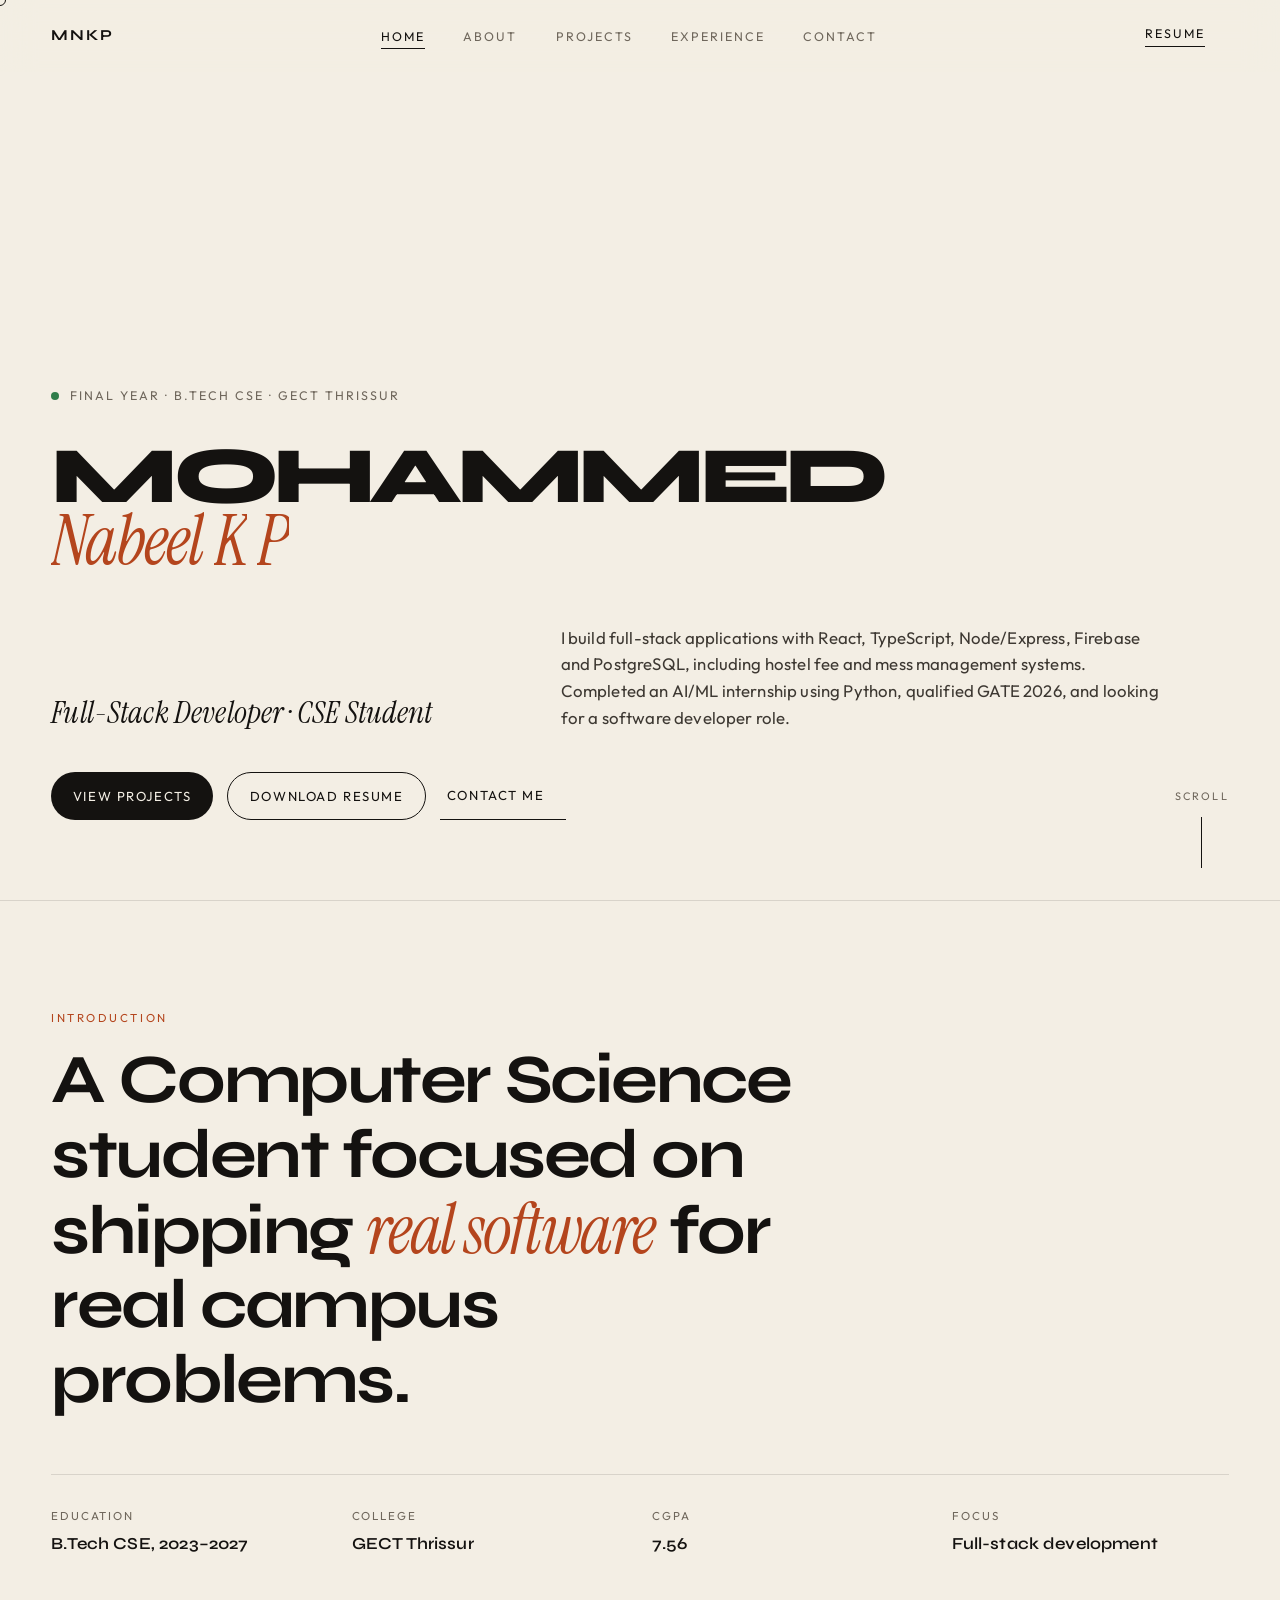
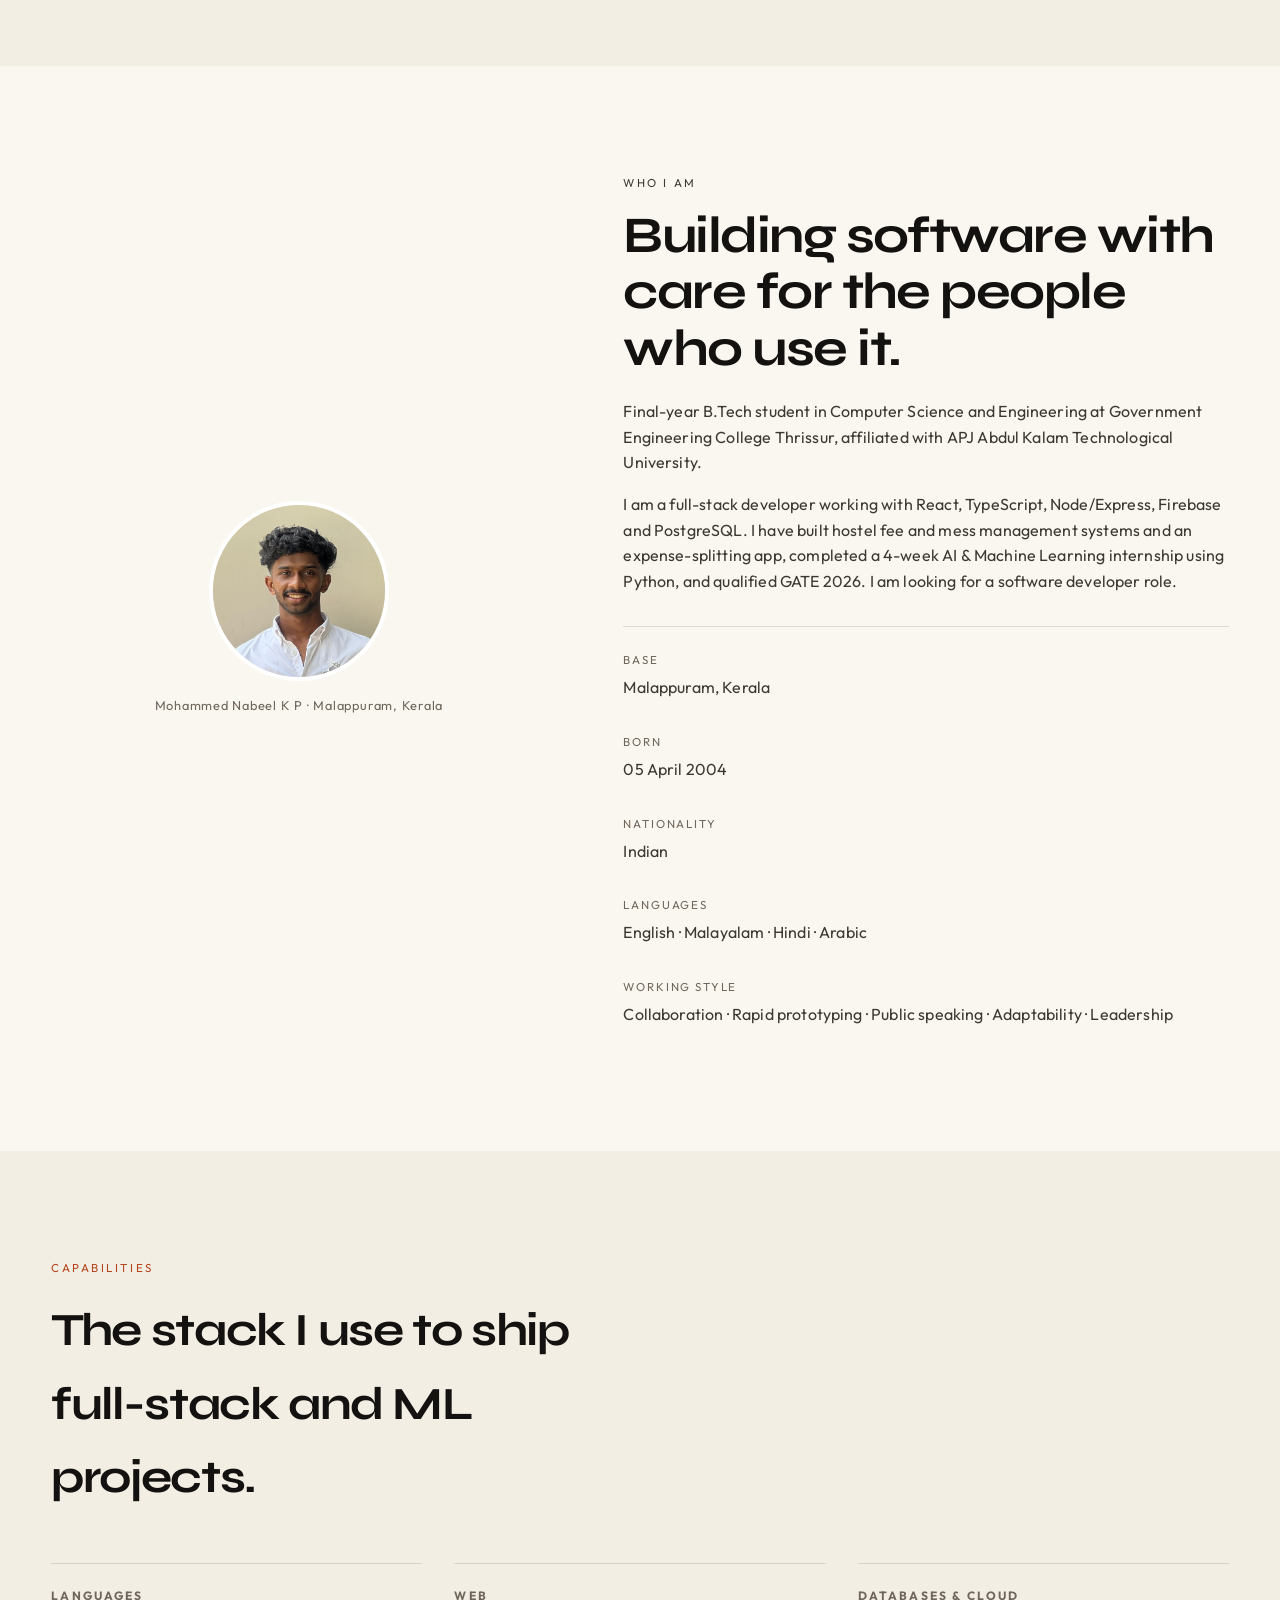
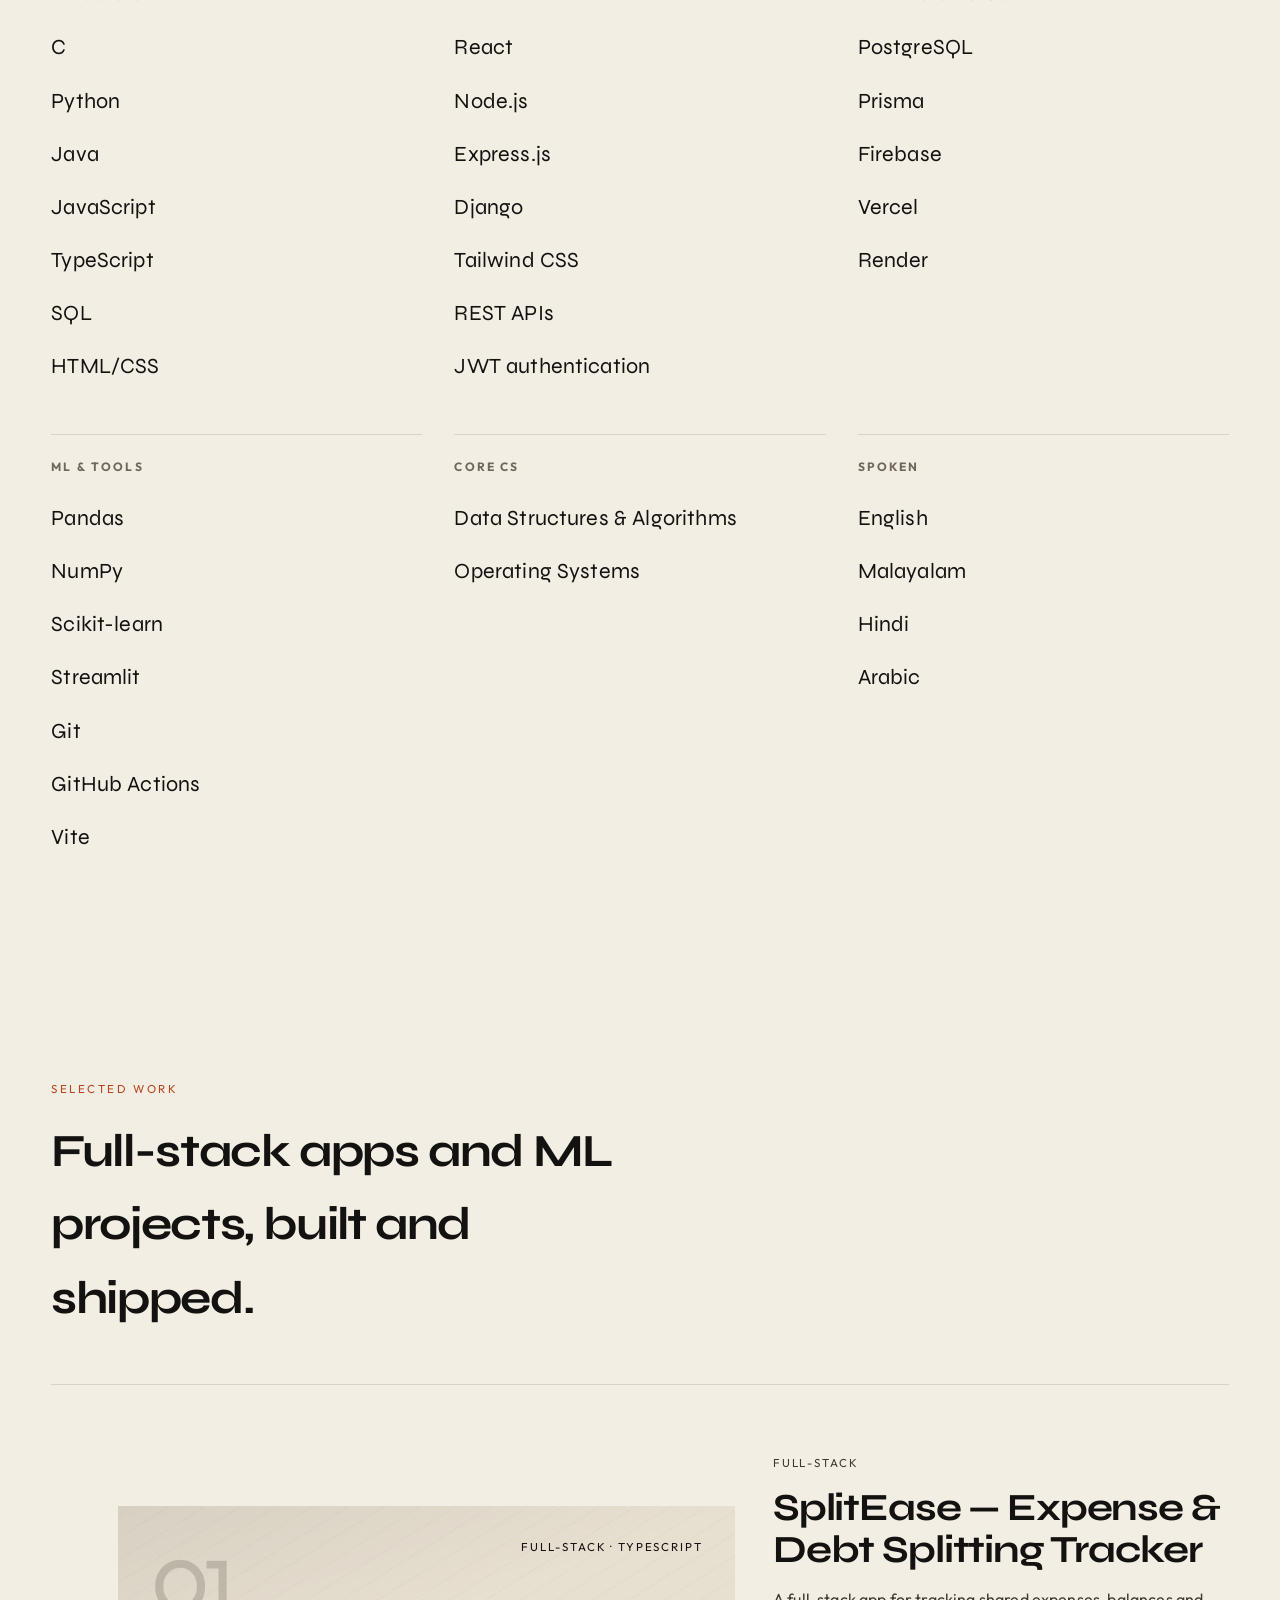
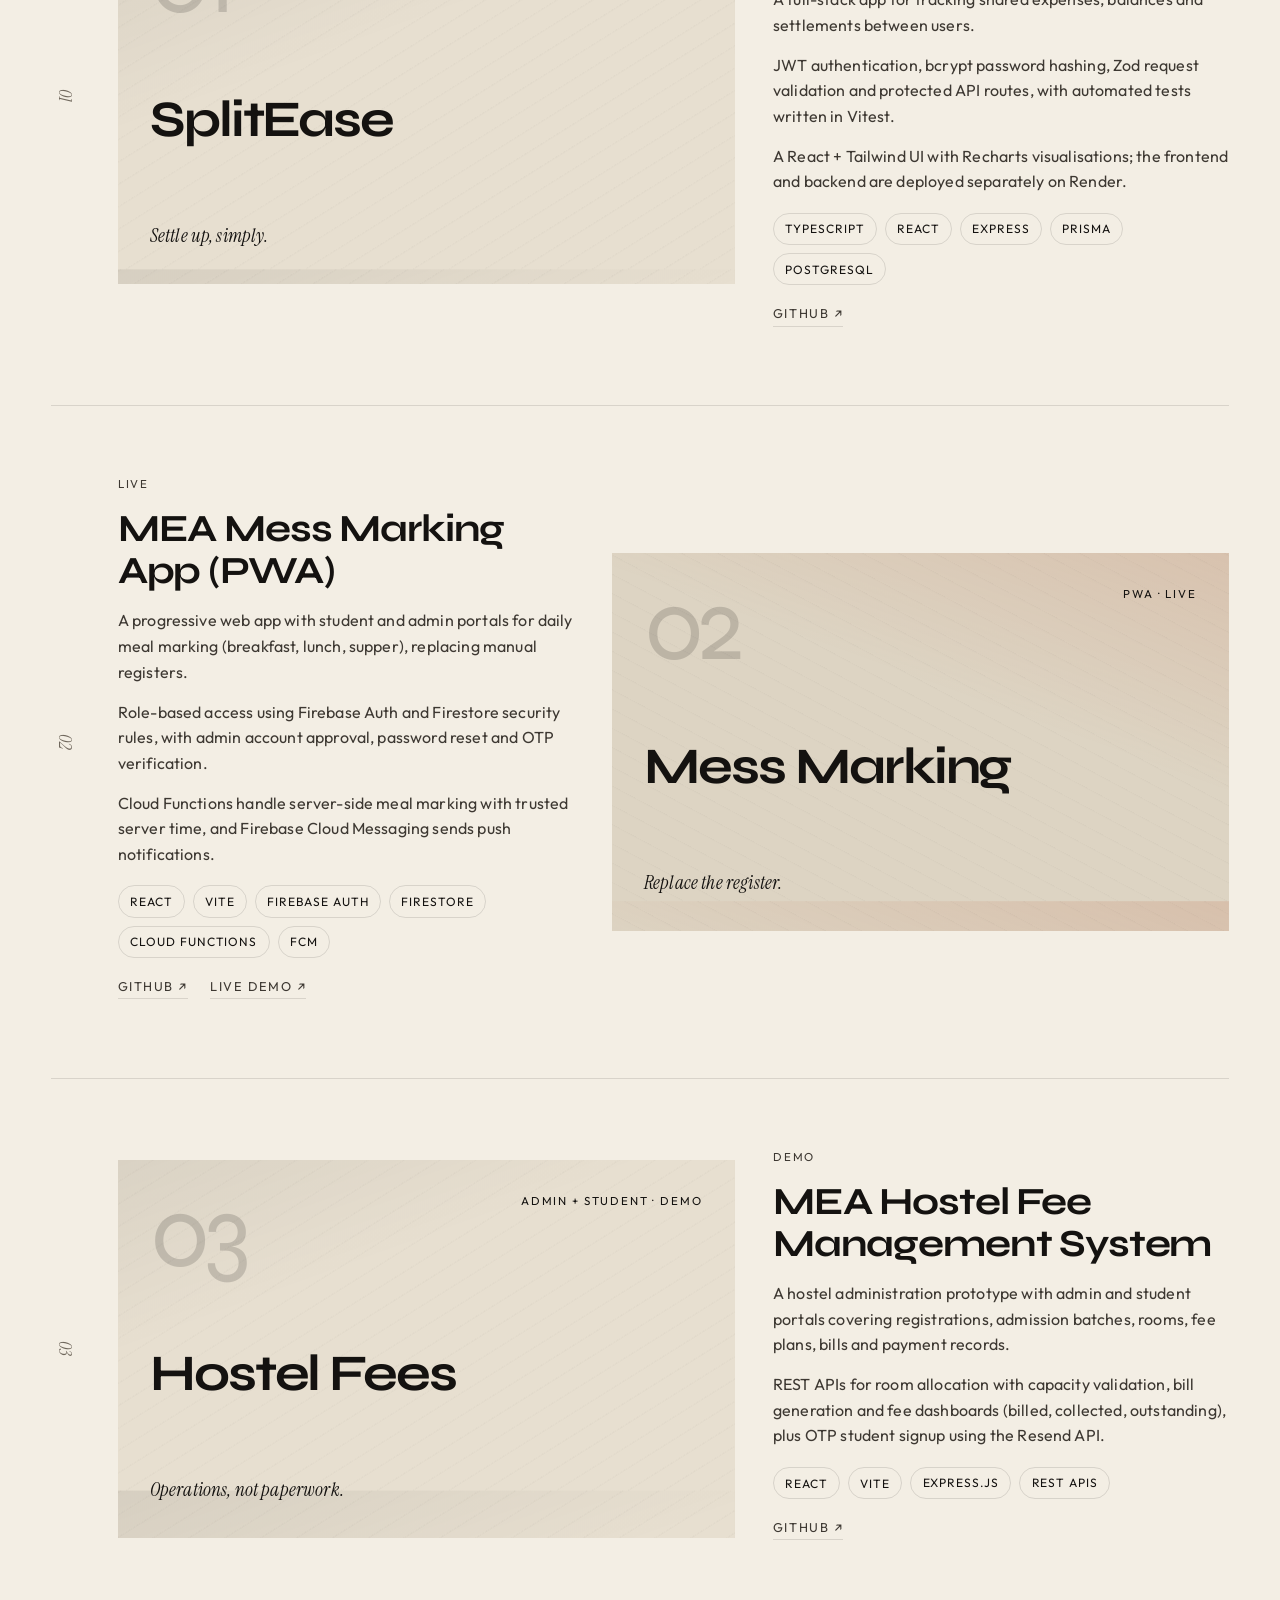
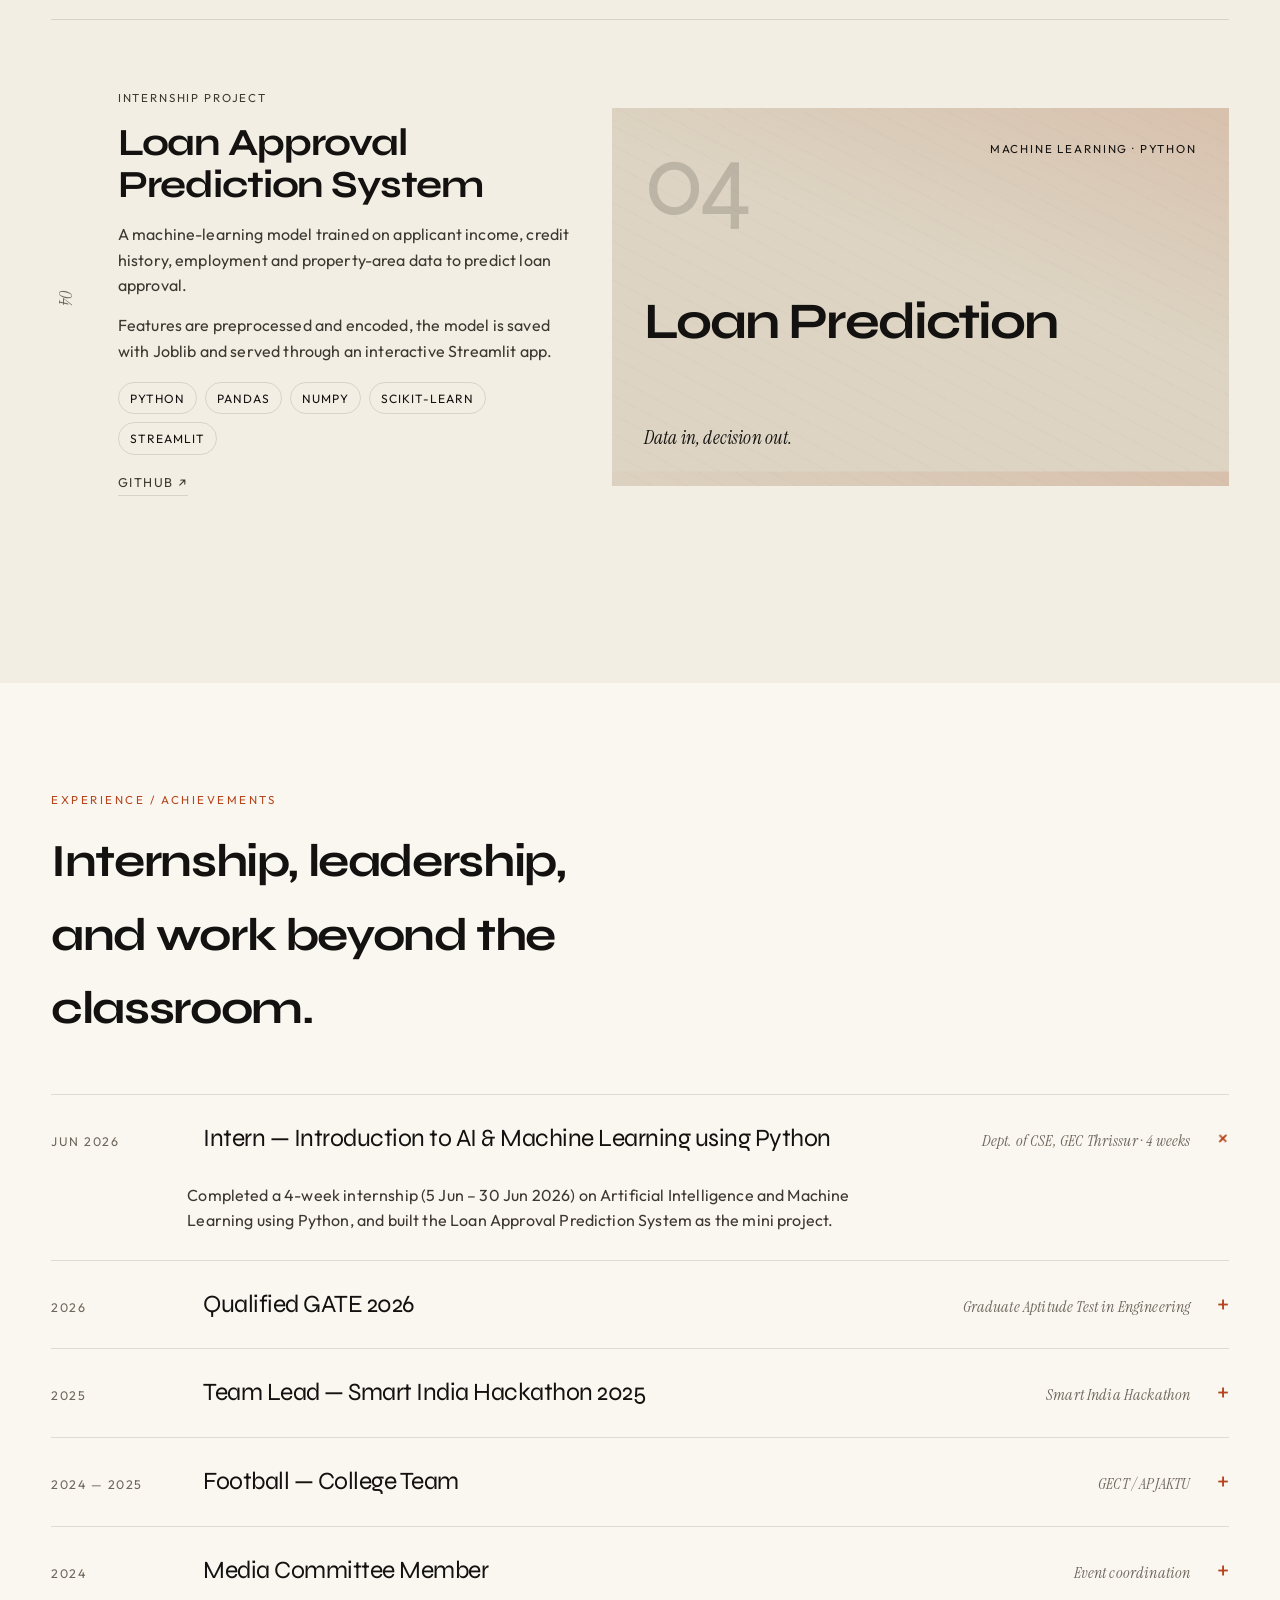
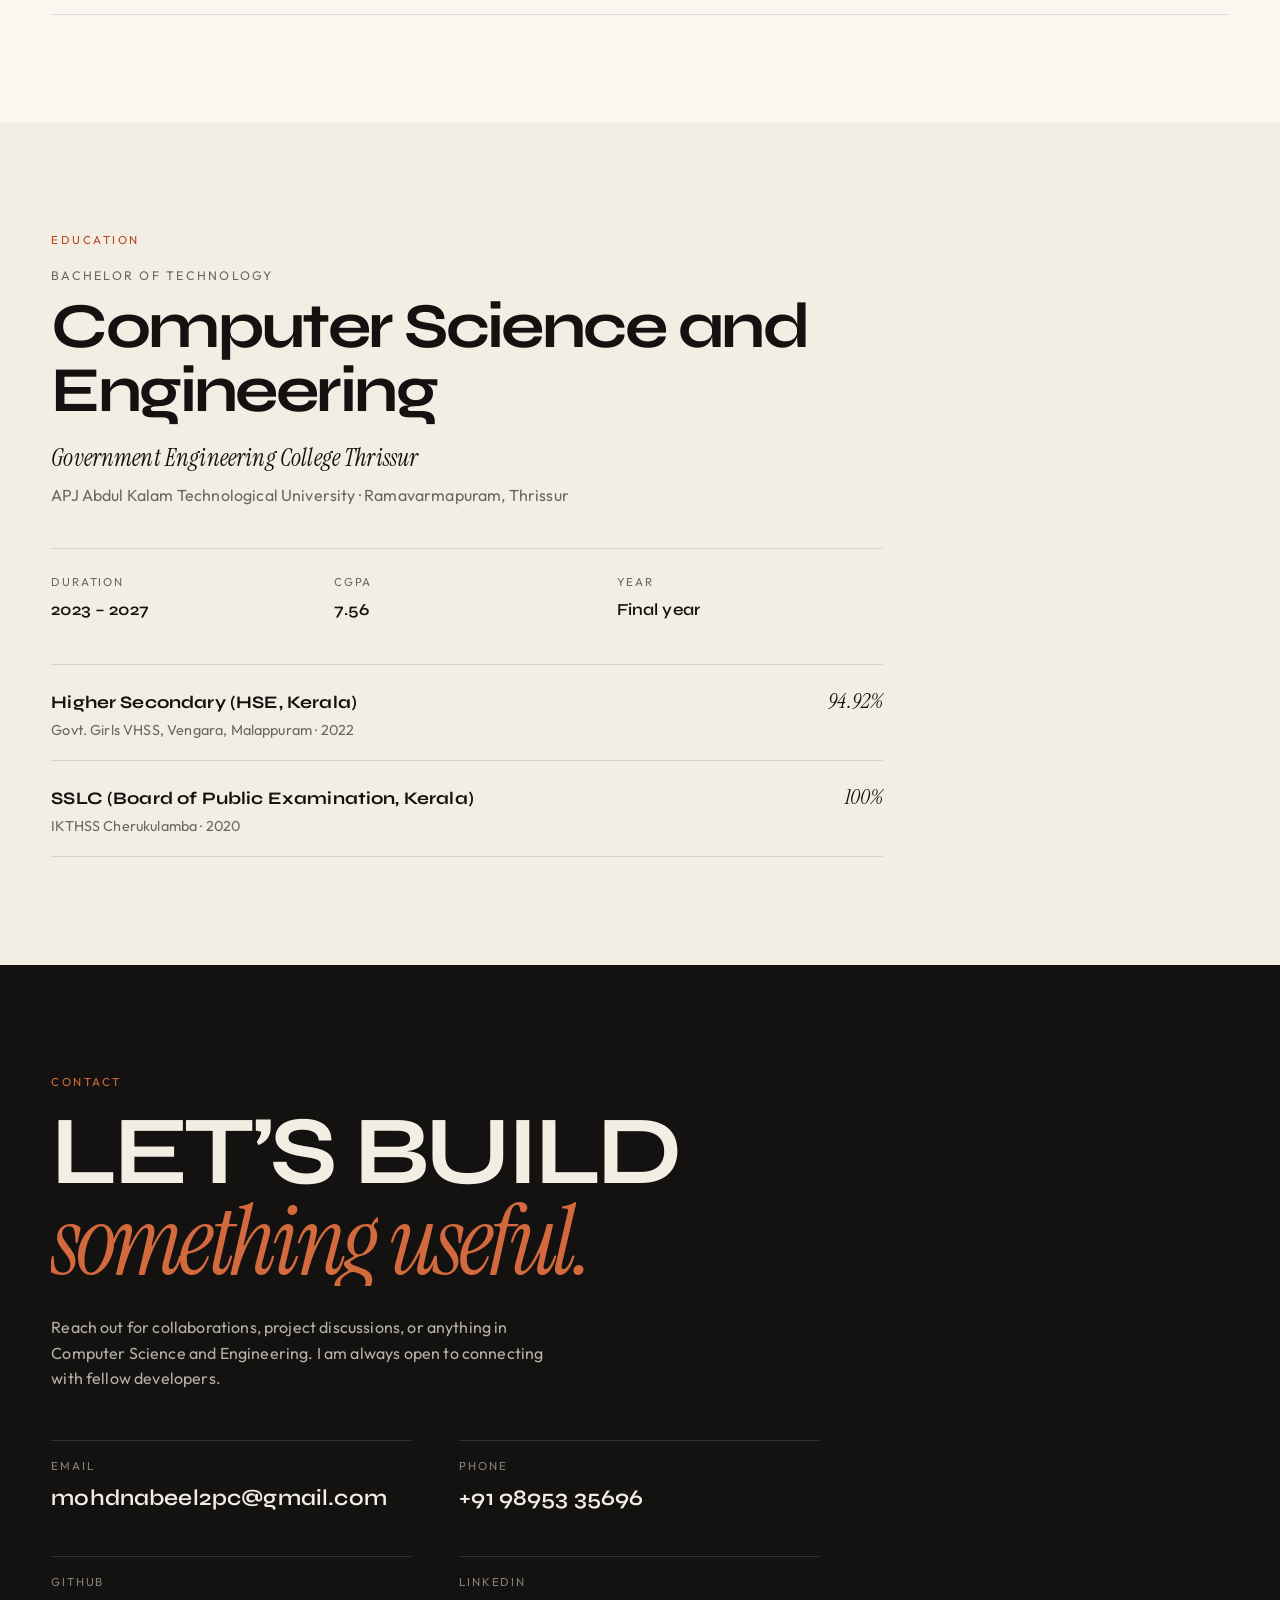
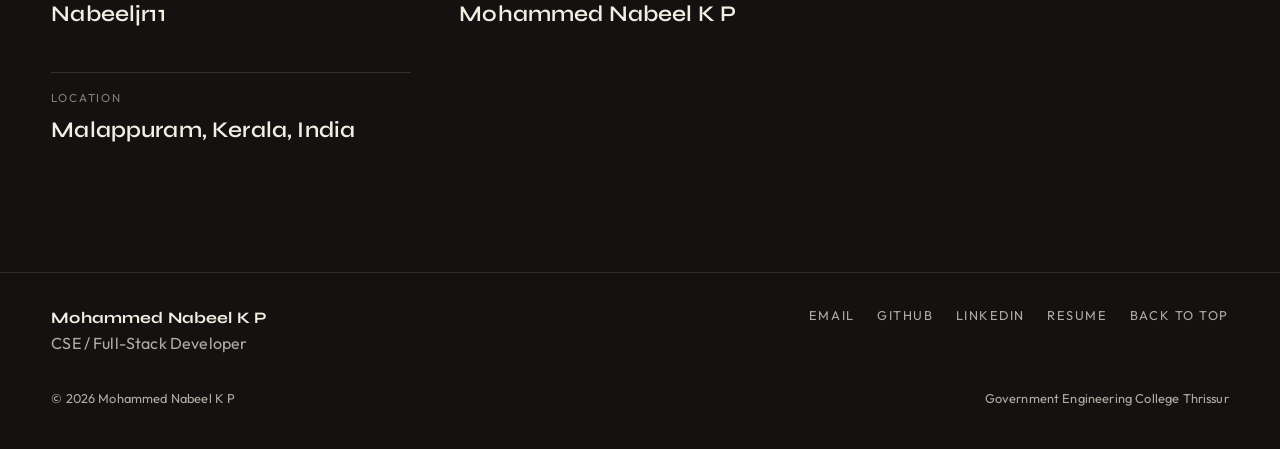
<file: index.html>
<!DOCTYPE html>
<html lang="en">
<head>
  <meta charset="UTF-8" />
  <meta name="viewport" content="width=device-width, initial-scale=1.0" />
  <title>Mohammed Nabeel K P — CSE Student &amp; Full-Stack Developer</title>
  <meta name="description" content="Mohammed Nabeel K P is a final-year B.Tech Computer Science and Engineering student at Government Engineering College Thrissur and a full-stack developer (React, TypeScript, Node/Express, Firebase, PostgreSQL) who has built hostel fee and mess management systems." />
  <meta name="author" content="Mohammed Nabeel K P" />
  <link rel="canonical" href="https://nabeeljr11.github.io/nabeel-resume-website/" />

  <meta property="og:type" content="website" />
  <meta property="og:title" content="Mohammed Nabeel K P — CSE Student &amp; Full-Stack Developer" />
  <meta property="og:description" content="Portfolio of Mohammed Nabeel K P: SplitEase, MEA Mess Marking PWA, MEA Hostel Fee Management System, and a Loan Approval Prediction ML app." />
  <meta property="og:url" content="https://nabeeljr11.github.io/nabeel-resume-website/" />
  <meta property="og:image" content="https://nabeeljr11.github.io/nabeel-resume-website/images/profile.jpg" />

  <meta name="twitter:card" content="summary_large_image" />
  <meta name="twitter:title" content="Mohammed Nabeel K P — CSE Student &amp; Full-Stack Developer" />
  <meta name="twitter:description" content="Final-year B.Tech CSE student at GECT and full-stack developer. Qualified GATE 2026." />
  <meta name="twitter:image" content="https://nabeeljr11.github.io/nabeel-resume-website/images/profile.jpg" />

  <link rel="icon" href="data:image/svg+xml,%3Csvg xmlns='http://www.w3.org/2000/svg' viewBox='0 0 64 64'%3E%3Crect width='64' height='64' rx='8' fill='%23141210'/%3E%3Ctext x='32' y='42' text-anchor='middle' font-family='Georgia,serif' font-size='22' fill='%23f3eee4'%3EN%3C/text%3E%3C/svg%3E" />

  <link rel="preconnect" href="https://fonts.googleapis.com" />
  <link rel="preconnect" href="https://fonts.gstatic.com" crossorigin />
  <link href="https://fonts.googleapis.com/css2?family=Instrument+Serif:ital@0;1&family=Outfit:wght@300;400;500;600&family=Syne:wght@500;600;700;800&display=swap" rel="stylesheet" />
  <link rel="stylesheet" href="css/style.css" />
  <script>document.documentElement.classList.add("js");</script>
  <noscript><style>.reveal{opacity:1;transform:none}</style></noscript>
</head>
<body>
  <a class="skip-link" href="#main">Skip to content</a>
  <div class="scroll-progress" aria-hidden="true"><span></span></div>
  <div class="cursor" aria-hidden="true"><span class="cursor__label">View</span></div>

  <header class="nav" id="site-nav">
    <div class="nav__bar">
      <a class="nav__logo" href="#home">MNKP</a>
      <nav class="nav__links" aria-label="Primary">
        <ul>
          <li><a href="#home" data-section="home">Home</a></li>
          <li><a href="#about" data-section="about">About</a></li>
          <li><a href="#projects" data-section="projects">Projects</a></li>
          <li><a href="#experience" data-section="experience">Experience</a></li>
          <li><a href="#contact" data-section="contact">Contact</a></li>
        </ul>
      </nav>
      <a class="nav__resume" href="resume.pdf" download>Resume</a>
      <button class="nav__toggle" type="button" aria-expanded="false" aria-controls="mobile-menu" aria-label="Open menu">
        <span></span>
        <span></span>
      </button>
    </div>
    <div class="nav__mobile" id="mobile-menu" hidden>
      <nav aria-label="Mobile">
        <ul>
          <li><a href="#home">Home</a></li>
          <li><a href="#about">About</a></li>
          <li><a href="#projects">Projects</a></li>
          <li><a href="#experience">Experience</a></li>
          <li><a href="#contact">Contact</a></li>
          <li><a href="resume.pdf" download>Download Resume</a></li>
        </ul>
      </nav>
    </div>
  </header>

  <main id="main">
    <section class="hero" id="home">
      <div class="hero__meta reveal">
        <span class="status-dot" aria-hidden="true"></span>
        Final year · B.Tech CSE · GECT Thrissur
      </div>
      <h1 class="hero__title">
        <span class="hero__line" data-split>Mohammed</span>
        <span class="hero__line hero__line--accent" data-split>Nabeel K P</span>
      </h1>
      <div class="hero__bottom">
        <p class="hero__role reveal">Full-Stack Developer · CSE Student</p>
        <p class="hero__intro reveal">
          I build full-stack applications with React, TypeScript, Node/Express, Firebase and PostgreSQL, including hostel fee and mess management systems. Completed an AI/ML internship using Python, qualified GATE 2026, and looking for a software developer role.
        </p>
        <div class="hero__actions reveal">
          <a class="btn btn--fill" href="#projects">View Projects</a>
          <a class="btn btn--ghost" href="resume.pdf" download>Download Resume</a>
          <a class="btn btn--text" href="#contact">Contact Me</a>
        </div>
      </div>
      <a class="scroll-hint" href="#intro" aria-label="Scroll to introduction">
        <span>Scroll</span>
        <i></i>
      </a>
    </section>

    <section class="intro" id="intro">
      <p class="section-kicker reveal">Introduction</p>
      <h2 class="intro__statement reveal">
        A Computer Science student focused on shipping <em>real software</em> for real campus problems.
      </h2>
      <div class="intro__meta reveal">
        <div>
          <span>Education</span>
          <strong>B.Tech CSE, 2023–2027</strong>
        </div>
        <div>
          <span>College</span>
          <strong>GECT Thrissur</strong>
        </div>
        <div>
          <span>CGPA</span>
          <strong>7.56</strong>
        </div>
        <div>
          <span>Focus</span>
          <strong>Full-stack development</strong>
        </div>
      </div>
    </section>

    <section class="about" id="about">
      <div class="about__grid">
        <div class="about__media reveal">
          <figure>
            <img src="images/profile.jpg" alt="Portrait of Mohammed Nabeel K P" width="800" height="1000" />
          </figure>
          <p class="about__caption">Mohammed Nabeel K P · Malappuram, Kerala</p>
        </div>
        <div class="about__copy">
          <p class="section-kicker reveal">Who I am</p>
          <h2 class="about__heading reveal">Building software with care for the people who use it.</h2>
          <p class="about__lead reveal">
            Final-year B.Tech student in Computer Science and Engineering at Government Engineering College Thrissur, affiliated with APJ Abdul Kalam Technological University.
          </p>
          <p class="reveal">
            I am a full-stack developer working with React, TypeScript, Node/Express, Firebase and PostgreSQL. I have built hostel fee and mess management systems and an expense-splitting app, completed a 4-week AI &amp; Machine Learning internship using Python, and qualified GATE 2026. I am looking for a software developer role.
          </p>
          <div class="about__facts reveal">
            <p><span>Base</span> Malappuram, Kerala</p>
            <p><span>Born</span> 05 April 2004</p>
            <p><span>Nationality</span> Indian</p>
            <p><span>Languages</span> English · Malayalam · Hindi · Arabic</p>
            <p><span>Working style</span> Collaboration · Rapid prototyping · Public speaking · Adaptability · Leadership</p>
          </div>
        </div>
      </div>
    </section>

    <section class="skills" id="skills" aria-labelledby="skills-title">
      <div class="skills__head">
        <p class="section-kicker reveal">Capabilities</p>
        <h2 id="skills-title" class="reveal">The stack I use to ship full-stack and ML projects.</h2>
      </div>
      <div class="skills__list">
        <article class="skill-group reveal">
          <h3>Languages</h3>
          <ul>
            <li data-note="Systems programming fundamentals">C</li>
            <li data-note="ML, data processing and Streamlit apps">Python</li>
            <li data-note="Object-oriented programming">Java</li>
            <li data-note="Frontend and Node.js backends">JavaScript</li>
            <li data-note="Used in SplitEase (React + Express)">TypeScript</li>
            <li data-note="Relational queries with PostgreSQL">SQL</li>
            <li data-note="Interface structure and responsive UI">HTML/CSS</li>
          </ul>
        </article>
        <article class="skill-group reveal">
          <h3>Web</h3>
          <ul>
            <li data-note="SplitEase, Mess Marking PWA, Hostel Fee System">React</li>
            <li data-note="Server-side JavaScript runtime">Node.js</li>
            <li data-note="REST APIs for SplitEase and the Hostel Fee System">Express.js</li>
            <li data-note="Python web framework">Django</li>
            <li data-note="Utility-first styling in SplitEase">Tailwind CSS</li>
            <li data-note="Room allocation, billing and fee dashboard APIs">REST APIs</li>
            <li data-note="Protected API routes with bcrypt hashing">JWT authentication</li>
          </ul>
        </article>
        <article class="skill-group reveal">
          <h3>Databases &amp; Cloud</h3>
          <ul>
            <li data-note="Relational data for SplitEase">PostgreSQL</li>
            <li data-note="Type-safe ORM for PostgreSQL">Prisma</li>
            <li data-note="Auth, Firestore, Cloud Functions, Hosting">Firebase</li>
            <li data-note="Hosting for the Mess Marking PWA">Vercel</li>
            <li data-note="Separate frontend and backend deploys for SplitEase">Render</li>
          </ul>
        </article>
        <article class="skill-group reveal">
          <h3>ML &amp; Tools</h3>
          <ul>
            <li data-note="Data preprocessing for loan prediction">Pandas</li>
            <li data-note="Numerical computing">NumPy</li>
            <li data-note="Training the loan approval model">Scikit-learn</li>
            <li data-note="Interactive ML app frontend">Streamlit</li>
            <li data-note="Version control">Git</li>
            <li data-note="CI/CD workflows">GitHub Actions</li>
            <li data-note="Frontend tooling for React apps">Vite</li>
          </ul>
        </article>
        <article class="skill-group reveal">
          <h3>Core CS</h3>
          <ul>
            <li data-note="Problem solving fundamentals">Data Structures &amp; Algorithms</li>
            <li data-note="Processes, memory and scheduling">Operating Systems</li>
          </ul>
        </article>
        <article class="skill-group reveal">
          <h3>Spoken</h3>
          <ul>
            <li data-note="Professional working proficiency">English</li>
            <li data-note="Native">Malayalam</li>
            <li data-note="Conversational">Hindi</li>
            <li data-note="Reading and conversation">Arabic</li>
          </ul>
        </article>
      </div>
    </section>

    <section class="projects" id="projects">
      <div class="projects__head">
        <p class="section-kicker reveal">Selected work</p>
        <h2 class="reveal">Full-stack apps and ML projects, built and shipped.</h2>
      </div>

      <article class="project project--a" data-cursor="view">
        <div class="project__index reveal" aria-hidden="true">01</div>
        <div class="project__visual reveal">
          <div class="project-cover">
            <span class="project-cover__num">01</span>
            <span class="project-cover__tag">Full-stack · TypeScript</span>
            <strong>SplitEase</strong>
            <em>Settle up, simply.</em>
          </div>
        </div>
        <div class="project__body">
          <p class="project__status reveal">Full-stack</p>
          <h3 class="reveal">SplitEase — Expense &amp; Debt Splitting Tracker</h3>
          <p class="reveal">
            A full-stack app for tracking shared expenses, balances and settlements between users.
          </p>
          <p class="reveal">
            JWT authentication, bcrypt password hashing, Zod request validation and protected API routes, with automated tests written in Vitest.
          </p>
          <p class="reveal">
            A React + Tailwind UI with Recharts visualisations; the frontend and backend are deployed separately on Render.
          </p>
          <ul class="tech-row reveal">
            <li>TypeScript</li>
            <li>React</li>
            <li>Express</li>
            <li>Prisma</li>
            <li>PostgreSQL</li>
          </ul>
          <p class="project__links reveal">
            <a href="https://github.com/Nabeeljr11/SplitEase" target="_blank" rel="noopener noreferrer">GitHub ↗</a>
          </p>
        </div>
      </article>

      <article class="project project--b" data-cursor="view">
        <div class="project__index reveal" aria-hidden="true">02</div>
        <div class="project__visual reveal">
          <div class="project-cover project-cover--alt">
            <span class="project-cover__num">02</span>
            <span class="project-cover__tag">PWA · Live</span>
            <strong>Mess Marking</strong>
            <em>Replace the register.</em>
          </div>
        </div>
        <div class="project__body">
          <p class="project__status project__status--live reveal">Live</p>
          <h3 class="reveal">MEA Mess Marking App (PWA)</h3>
          <p class="reveal">
            A progressive web app with student and admin portals for daily meal marking (breakfast, lunch, supper), replacing manual registers.
          </p>
          <p class="reveal">
            Role-based access using Firebase Auth and Firestore security rules, with admin account approval, password reset and OTP verification.
          </p>
          <p class="reveal">
            Cloud Functions handle server-side meal marking with trusted server time, and Firebase Cloud Messaging sends push notifications.
          </p>
          <ul class="tech-row reveal">
            <li>React</li>
            <li>Vite</li>
            <li>Firebase Auth</li>
            <li>Firestore</li>
            <li>Cloud Functions</li>
            <li>FCM</li>
          </ul>
          <p class="project__links reveal">
            <a href="https://github.com/Nabeeljr11/mess-app-starter" target="_blank" rel="noopener noreferrer">GitHub ↗</a>
            <a href="https://mess-app-starter.vercel.app" target="_blank" rel="noopener noreferrer">Live demo ↗</a>
          </p>
        </div>
      </article>

      <article class="project project--a" data-cursor="view">
        <div class="project__index reveal" aria-hidden="true">03</div>
        <div class="project__visual reveal">
          <div class="project-cover">
            <span class="project-cover__num">03</span>
            <span class="project-cover__tag">Admin + Student · Demo</span>
            <strong>Hostel Fees</strong>
            <em>Operations, not paperwork.</em>
          </div>
        </div>
        <div class="project__body">
          <p class="project__status reveal">Demo</p>
          <h3 class="reveal">MEA Hostel Fee Management System</h3>
          <p class="reveal">
            A hostel administration prototype with admin and student portals covering registrations, admission batches, rooms, fee plans, bills and payment records.
          </p>
          <p class="reveal">
            REST APIs for room allocation with capacity validation, bill generation and fee dashboards (billed, collected, outstanding), plus OTP student signup using the Resend API.
          </p>
          <ul class="tech-row reveal">
            <li>React</li>
            <li>Vite</li>
            <li>Express.js</li>
            <li>REST APIs</li>
          </ul>
          <p class="project__links reveal">
            <a href="https://github.com/Nabeeljr11/mea-fee-hostel-management" target="_blank" rel="noopener noreferrer">GitHub ↗</a>
          </p>
        </div>
      </article>

      <article class="project project--b" data-cursor="view">
        <div class="project__index reveal" aria-hidden="true">04</div>
        <div class="project__visual reveal">
          <div class="project-cover project-cover--alt">
            <span class="project-cover__num">04</span>
            <span class="project-cover__tag">Machine learning · Python</span>
            <strong>Loan Prediction</strong>
            <em>Data in, decision out.</em>
          </div>
        </div>
        <div class="project__body">
          <p class="project__status reveal">Internship project</p>
          <h3 class="reveal">Loan Approval Prediction System</h3>
          <p class="reveal">
            A machine-learning model trained on applicant income, credit history, employment and property-area data to predict loan approval.
          </p>
          <p class="reveal">
            Features are preprocessed and encoded, the model is saved with Joblib and served through an interactive Streamlit app.
          </p>
          <ul class="tech-row reveal">
            <li>Python</li>
            <li>Pandas</li>
            <li>NumPy</li>
            <li>Scikit-learn</li>
            <li>Streamlit</li>
          </ul>
          <p class="project__links reveal">
            <a href="https://github.com/Nabeeljr11/Loan-Prediction-Project" target="_blank" rel="noopener noreferrer">GitHub ↗</a>
          </p>
        </div>
      </article>
    </section>

    <section class="experience" id="experience">
      <div class="experience__head">
        <p class="section-kicker reveal">Experience / Achievements</p>
        <h2 class="reveal">Internship, leadership, and work beyond the classroom.</h2>
      </div>
      <div class="experience__list">
        <details class="work-item reveal" open>
          <summary>
            <span class="work-item__year">Jun 2026</span>
            <span class="work-item__title">Intern — Introduction to AI &amp; Machine Learning using Python</span>
            <span class="work-item__org">Dept. of CSE, GEC Thrissur · 4 weeks</span>
          </summary>
          <p>Completed a 4-week internship (5 Jun – 30 Jun 2026) on Artificial Intelligence and Machine Learning using Python, and built the Loan Approval Prediction System as the mini project.</p>
        </details>
        <details class="work-item reveal">
          <summary>
            <span class="work-item__year">2026</span>
            <span class="work-item__title">Qualified GATE 2026</span>
            <span class="work-item__org">Graduate Aptitude Test in Engineering</span>
          </summary>
          <p>Qualified the Graduate Aptitude Test in Engineering 2026 with a score of 33.</p>
        </details>
        <details class="work-item reveal">
          <summary>
            <span class="work-item__year">2025</span>
            <span class="work-item__title">Team Lead — Smart India Hackathon 2025</span>
            <span class="work-item__org">Smart India Hackathon</span>
          </summary>
          <p>Led a team in Smart India Hackathon 2025; the team cleared the college-level round.</p>
        </details>
        <details class="work-item reveal">
          <summary>
            <span class="work-item__year">2024 — 2025</span>
            <span class="work-item__title">Football — College Team</span>
            <span class="work-item__org">GECT / APJAKTU</span>
          </summary>
          <ul>
            <li>Won the zonal title with the college team (2024, 2025)</li>
            <li>Won the APJAKTU interzone title with the college team (2025)</li>
          </ul>
        </details>
        <details class="work-item reveal">
          <summary>
            <span class="work-item__year">2024</span>
            <span class="work-item__title">Media Committee Member</span>
            <span class="work-item__org">Event coordination</span>
          </summary>
          <ul>
            <li>IEDC GECT Summer Startup Festival 2024</li>
            <li>OASIS Pain &amp; Palliative Club</li>
          </ul>
        </details>
      </div>
    </section>

    <section class="education" id="education">
      <p class="section-kicker reveal">Education</p>
      <div class="education__panel reveal">
        <p class="education__degree">Bachelor of Technology</p>
        <h2>Computer Science and Engineering</h2>
        <p class="education__school">Government Engineering College Thrissur</p>
        <p class="education__meta">APJ Abdul Kalam Technological University · Ramavarmapuram, Thrissur</p>
        <div class="education__stats">
          <div>
            <span>Duration</span>
            <strong>2023 – 2027</strong>
          </div>
          <div>
            <span>CGPA</span>
            <strong>7.56</strong>
          </div>
          <div>
            <span>Year</span>
            <strong>Final year</strong>
          </div>
        </div>
        <ul class="education__schooling">
          <li>
            <div>
              <strong>Higher Secondary (HSE, Kerala)</strong>
              <span>Govt. Girls VHSS, Vengara, Malappuram · 2022</span>
            </div>
            <em>94.92%</em>
          </li>
          <li>
            <div>
              <strong>SSLC (Board of Public Examination, Kerala)</strong>
              <span>IKTHSS Cherukulamba · 2020</span>
            </div>
            <em>100%</em>
          </li>
        </ul>
      </div>
    </section>

    <section class="contact" id="contact">
      <p class="section-kicker reveal">Contact</p>
      <h2 class="contact__title">
        <span class="reveal" data-split>Let’s build</span>
        <span class="reveal contact__title-italic" data-split>something useful.</span>
      </h2>
      <p class="contact__lead reveal">
        Reach out for collaborations, project discussions, or anything in Computer Science and Engineering. I am always open to connecting with fellow developers.
      </p>
      <div class="contact__links">
        <a class="contact-link reveal" href="mailto:mohdnabeel2pc@gmail.com">
          <span>Email</span>
          <strong>mohdnabeel2pc@gmail.com</strong>
        </a>
        <a class="contact-link reveal" href="tel:+919895335696">
          <span>Phone</span>
          <strong>+91 98953 35696</strong>
        </a>
        <a class="contact-link reveal" href="https://github.com/Nabeeljr11" target="_blank" rel="noopener noreferrer">
          <span>GitHub</span>
          <strong>Nabeeljr11</strong>
        </a>
        <a class="contact-link reveal" href="https://www.linkedin.com/in/mohammed-nabeel-k-p-b3715b2a4" target="_blank" rel="noopener noreferrer">
          <span>LinkedIn</span>
          <strong>Mohammed Nabeel K P</strong>
        </a>
        <p class="contact-link contact-link--static reveal">
          <span>Location</span>
          <strong>Malappuram, Kerala, India</strong>
        </p>
      </div>
    </section>
  </main>

  <footer class="footer">
    <div class="footer__top">
      <div>
        <strong>Mohammed Nabeel K P</strong>
        <p>CSE / Full-Stack Developer</p>
      </div>
      <nav aria-label="Footer">
        <a href="mailto:mohdnabeel2pc@gmail.com">Email</a>
        <a href="https://github.com/Nabeeljr11" target="_blank" rel="noopener noreferrer">GitHub</a>
        <a href="https://www.linkedin.com/in/mohammed-nabeel-k-p-b3715b2a4" target="_blank" rel="noopener noreferrer">LinkedIn</a>
        <a href="resume.pdf" download>Resume</a>
        <a href="#home">Back to top</a>
      </nav>
    </div>
    <div class="footer__bottom">
      <p>&copy; 2026 Mohammed Nabeel K P</p>
      <p>Government Engineering College Thrissur</p>
    </div>
  </footer>

  <script src="js/main.js" defer></script>
</body>
</html>
</file>
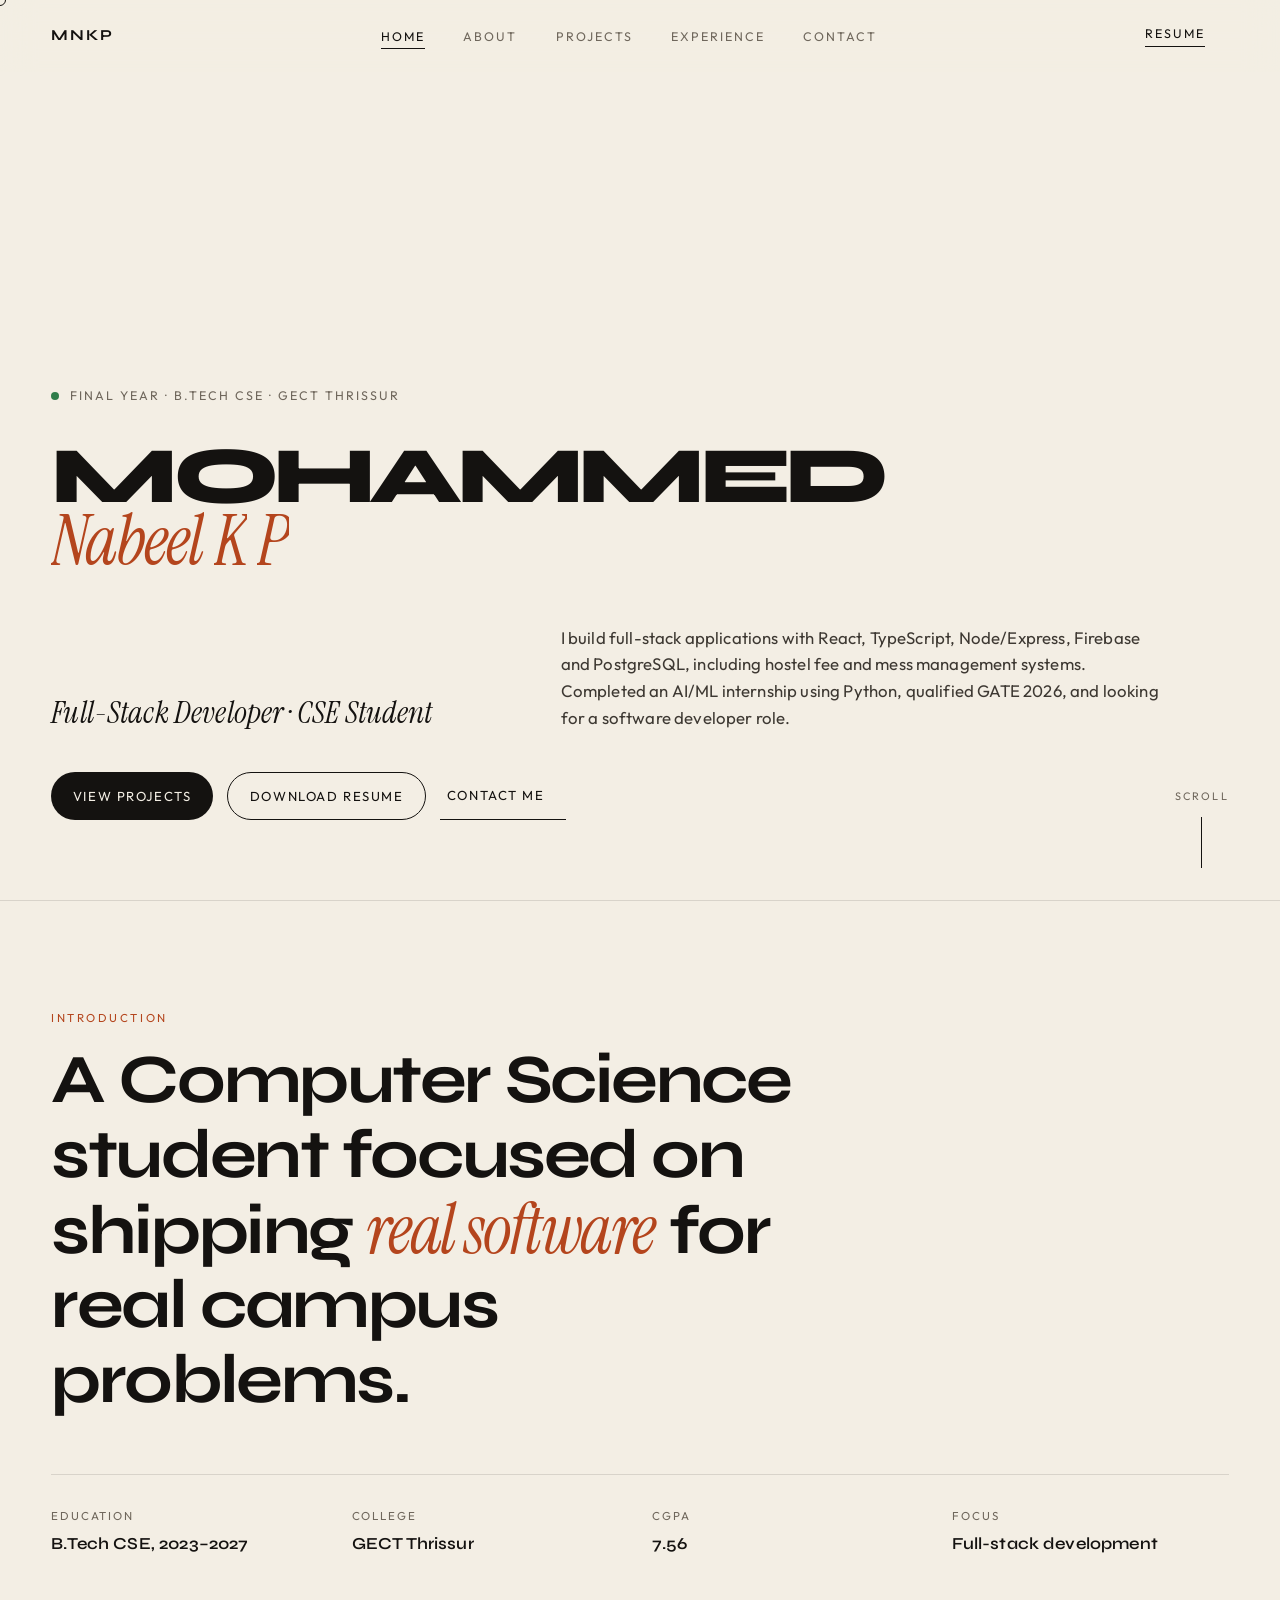
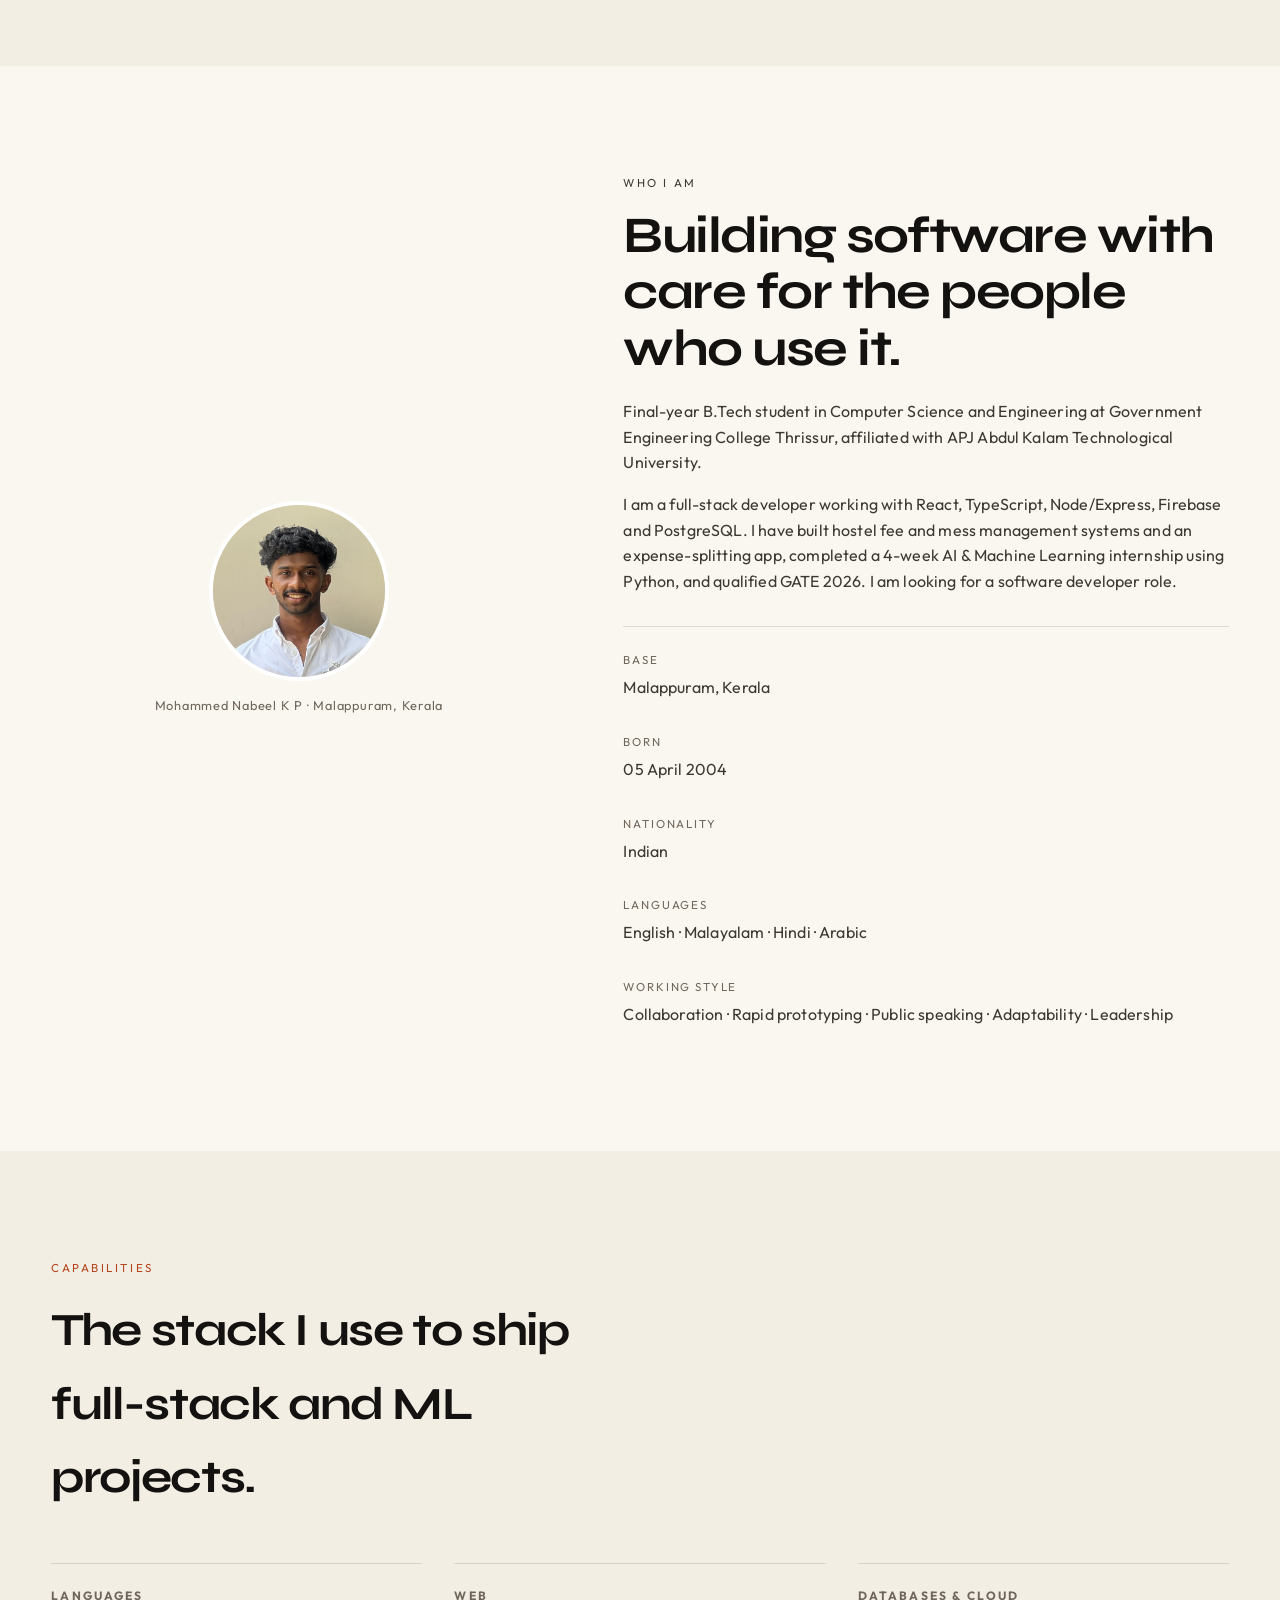
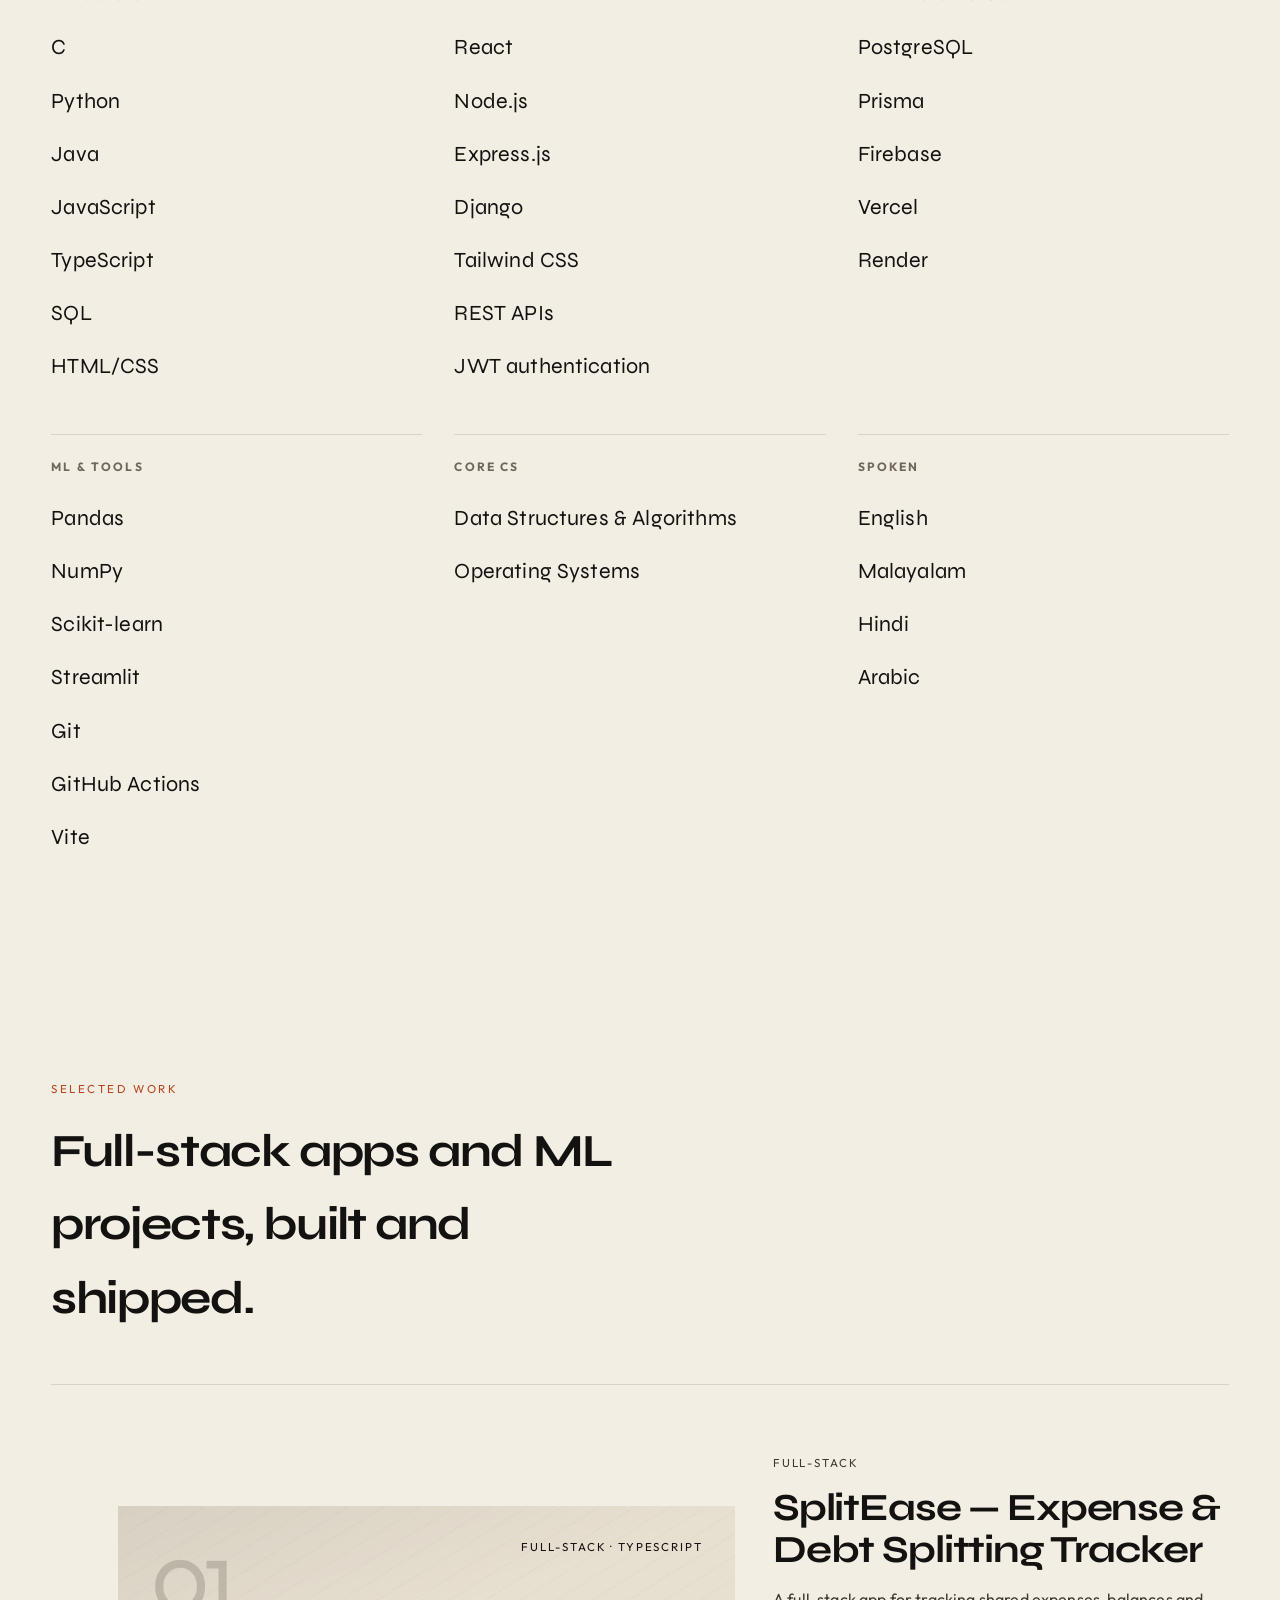
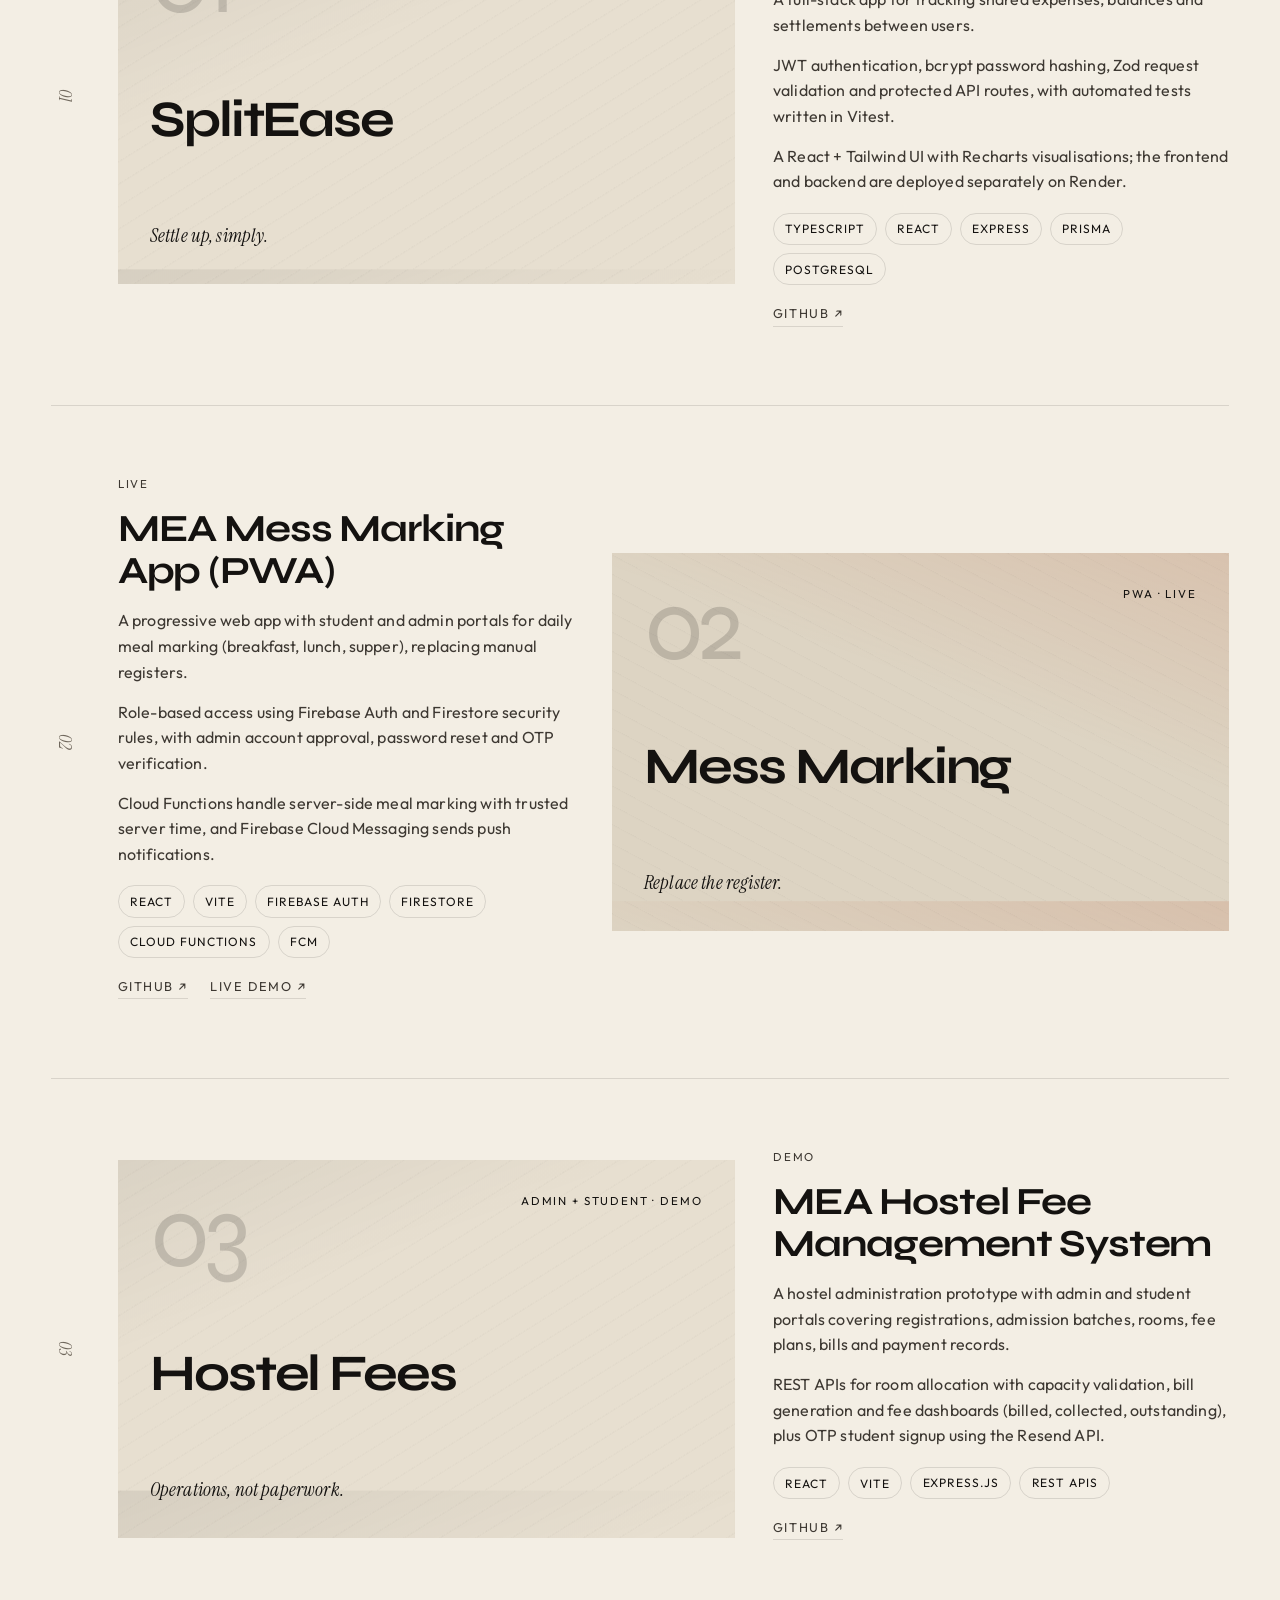
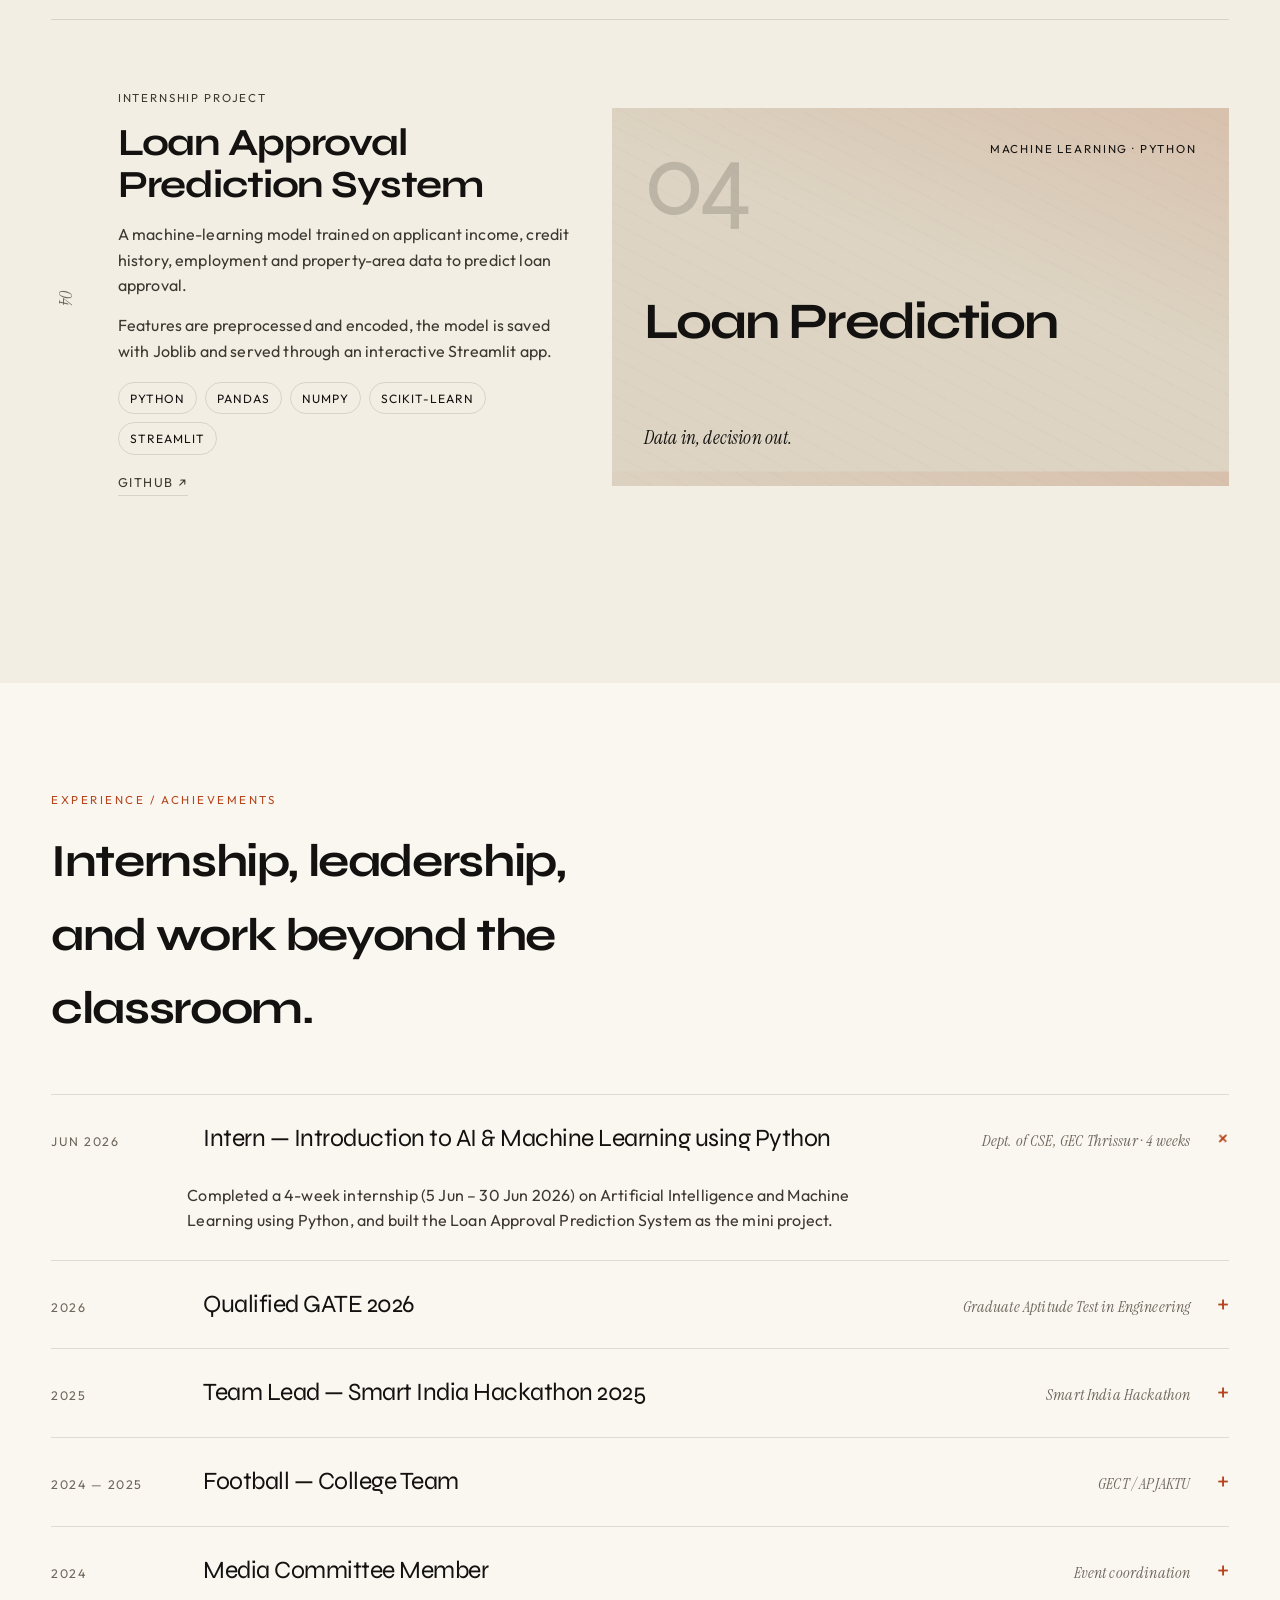
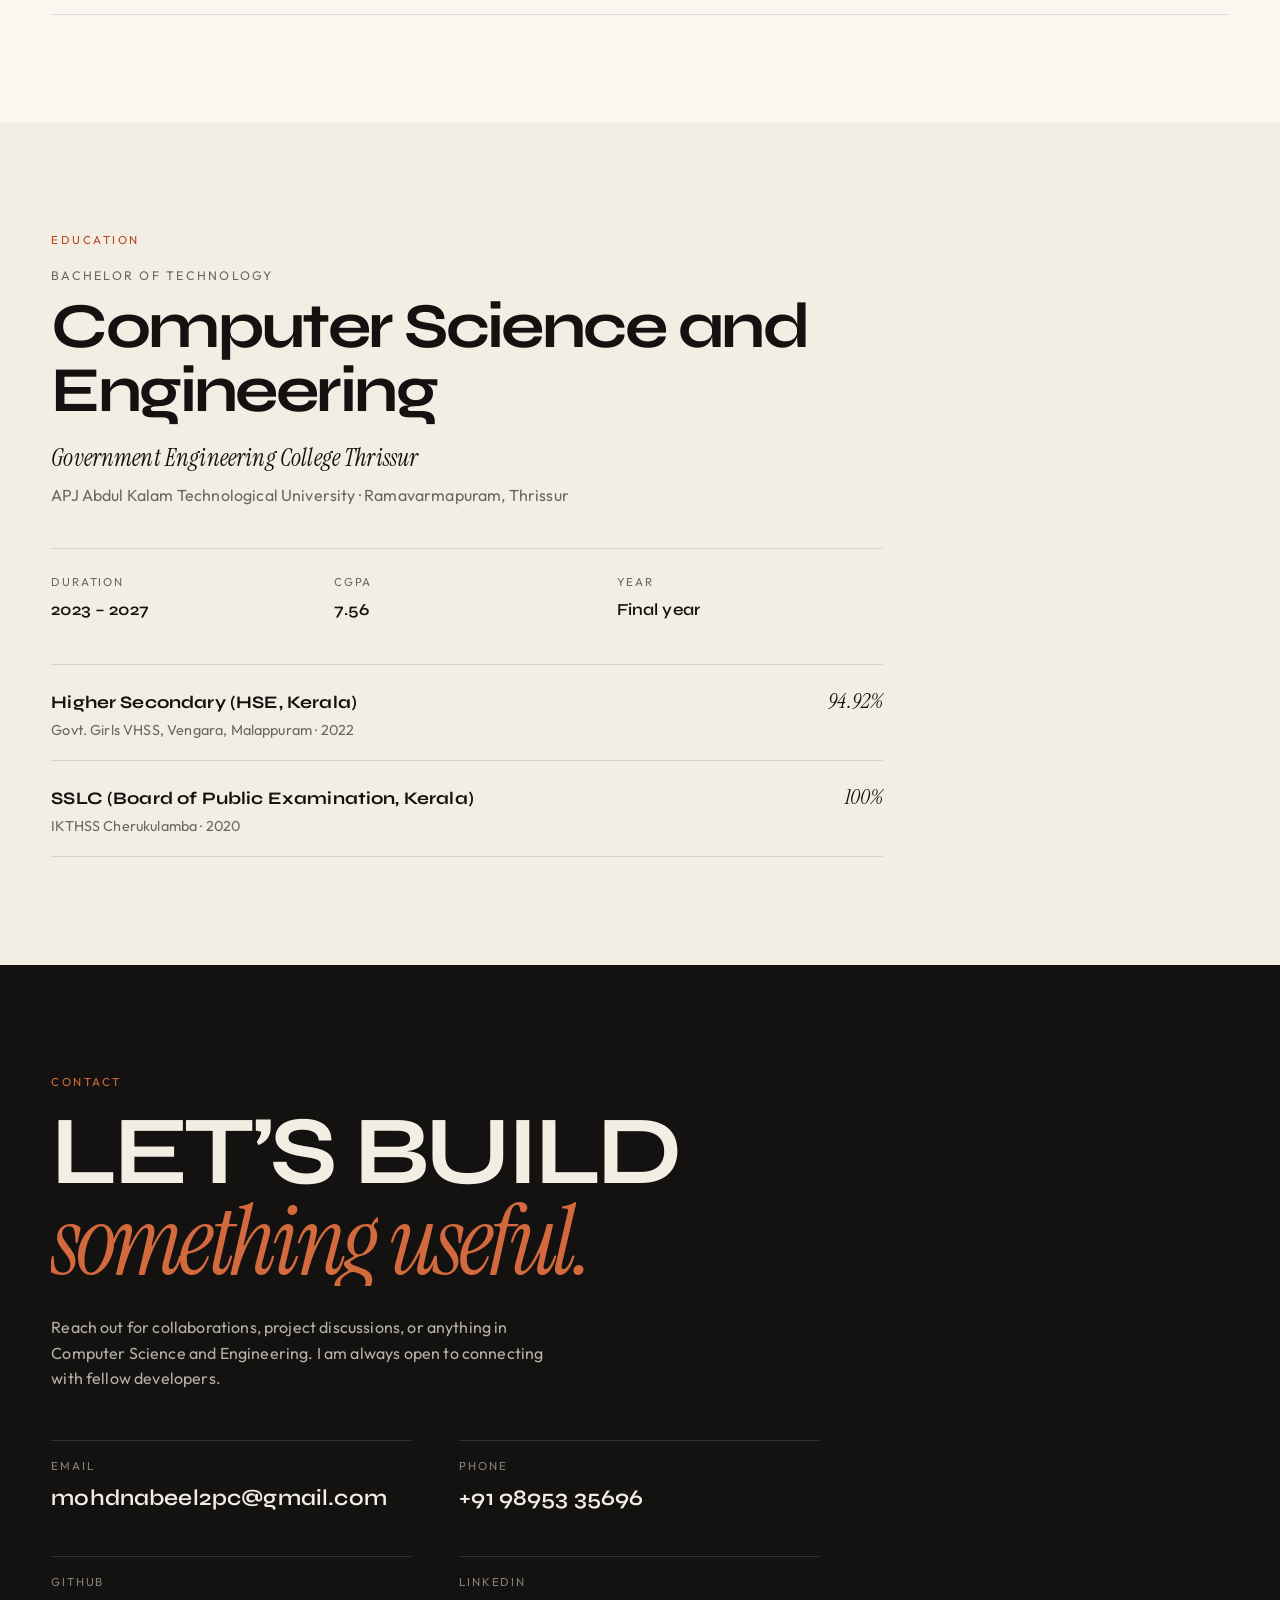
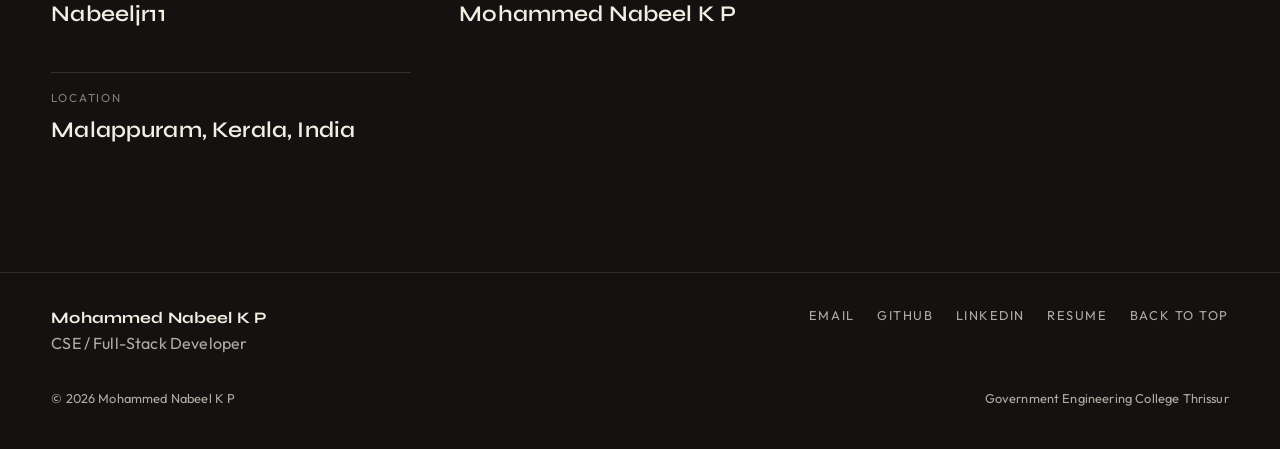
<file: about.htm>
<!DOCTYPE html>
<html lang="en">
<head>
  <meta charset="UTF-8" />
  <meta name="viewport" content="width=device-width, initial-scale=1.0" />
  <title>About — Mohammed Nabeel K P</title>
  <meta http-equiv="refresh" content="0; url=index.html#about" />
  <link rel="canonical" href="index.html#about" />
  <script>location.replace("index.html#about");</script>
</head>
<body>
  <p>This page now lives in the portfolio. <a href="index.html#about">Continue to About</a>.</p>
</body>
</html>
</file>
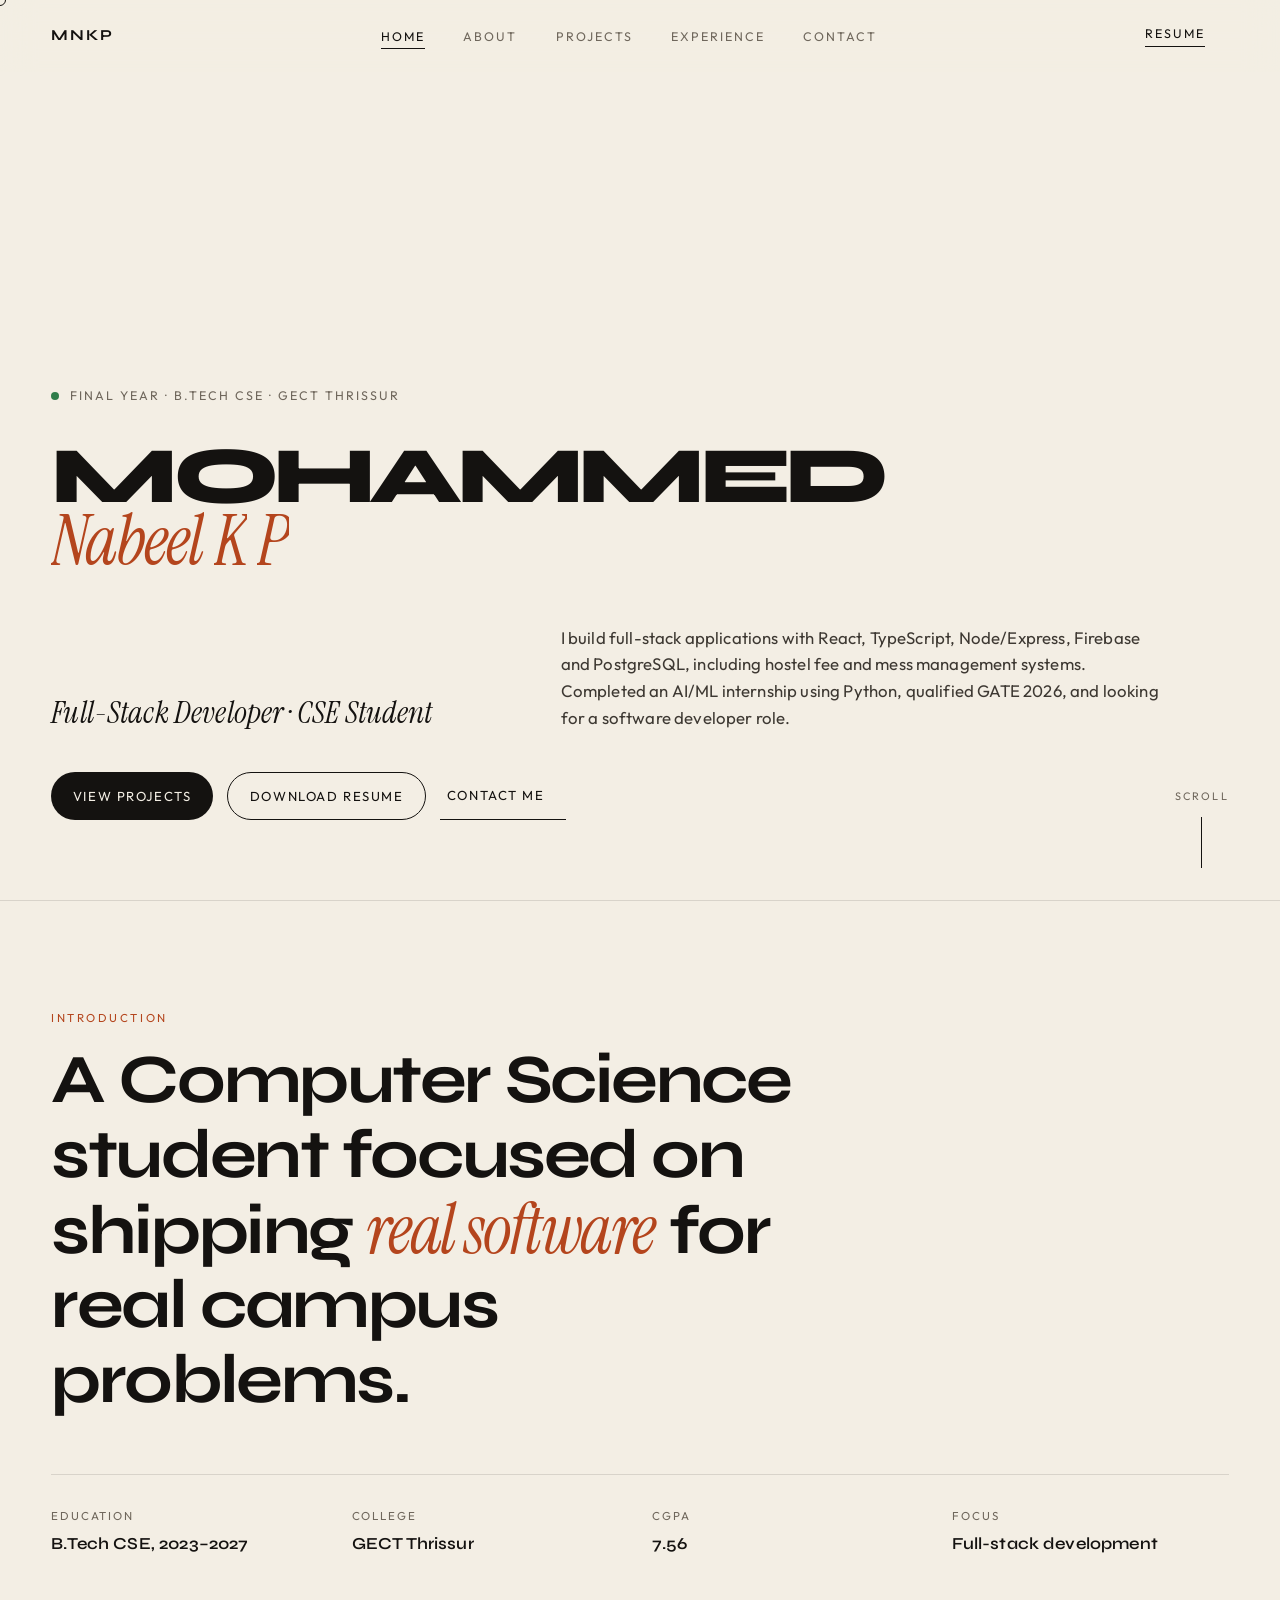
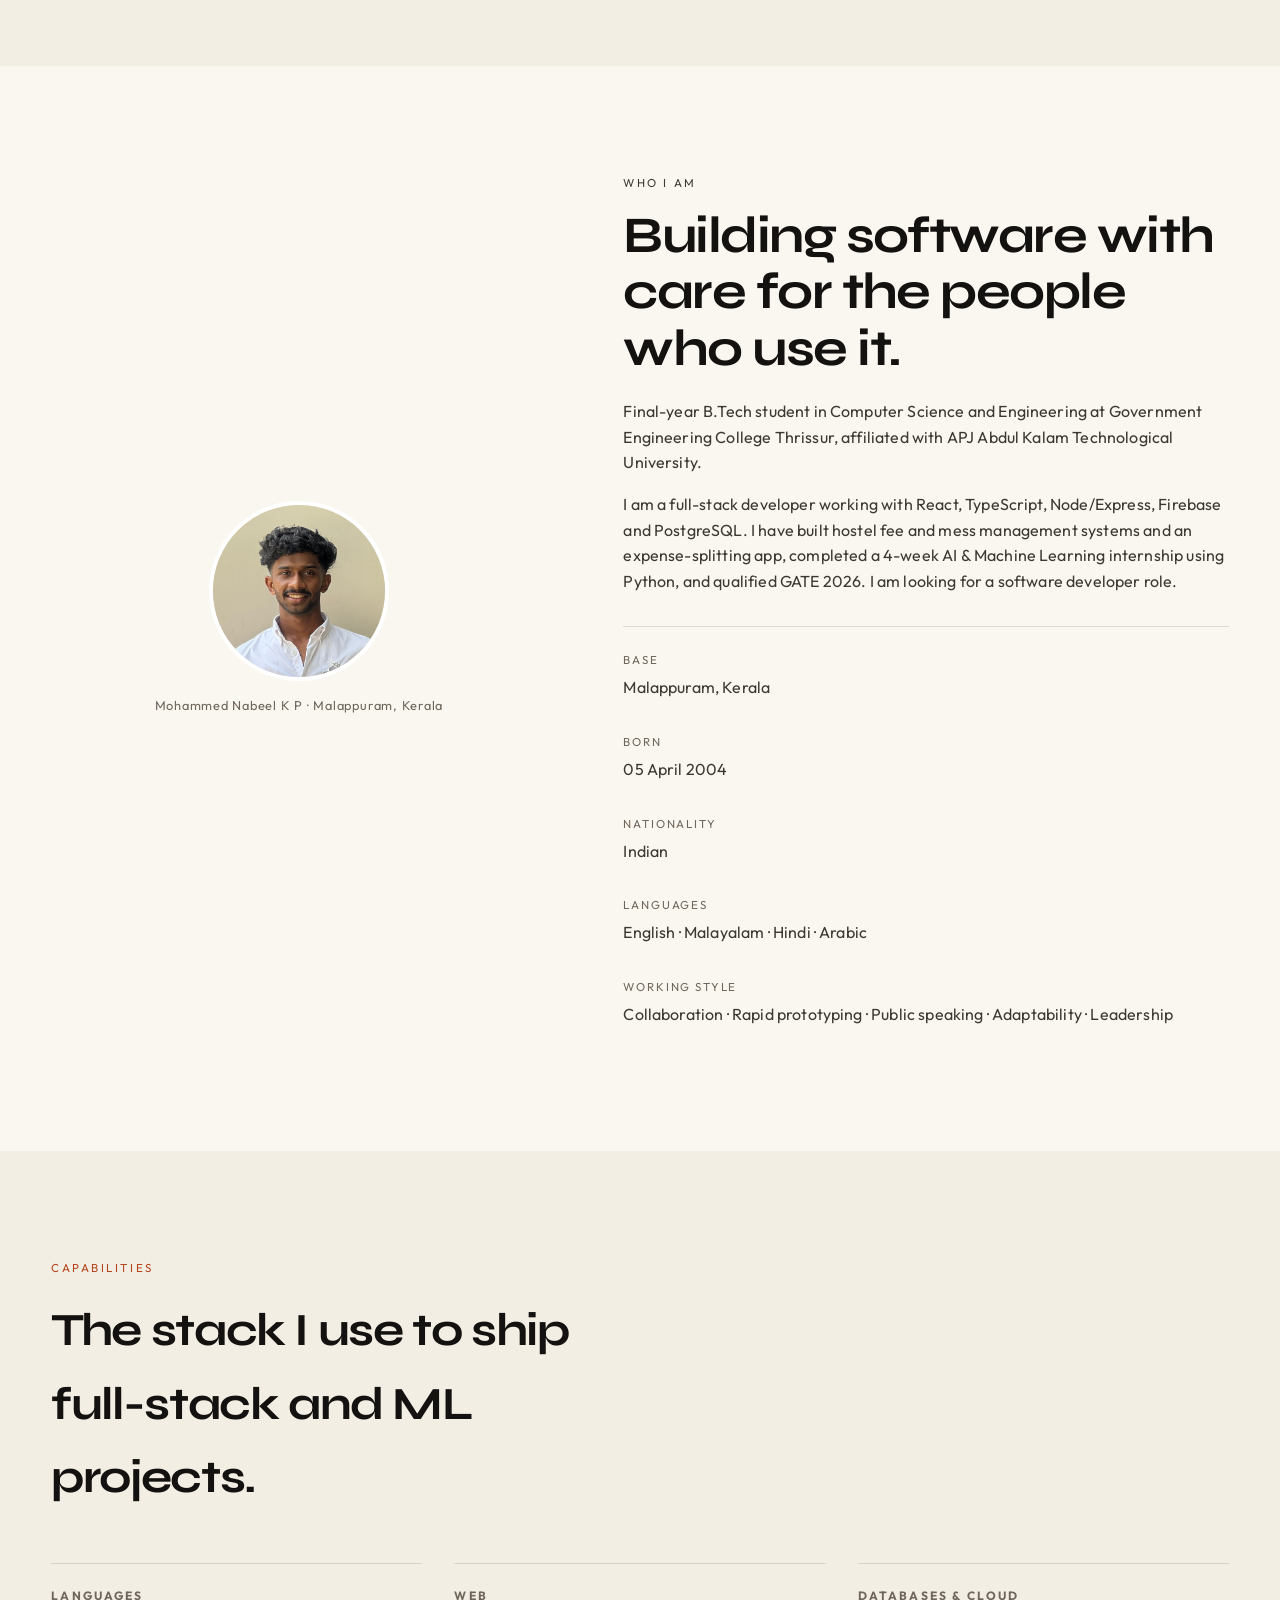
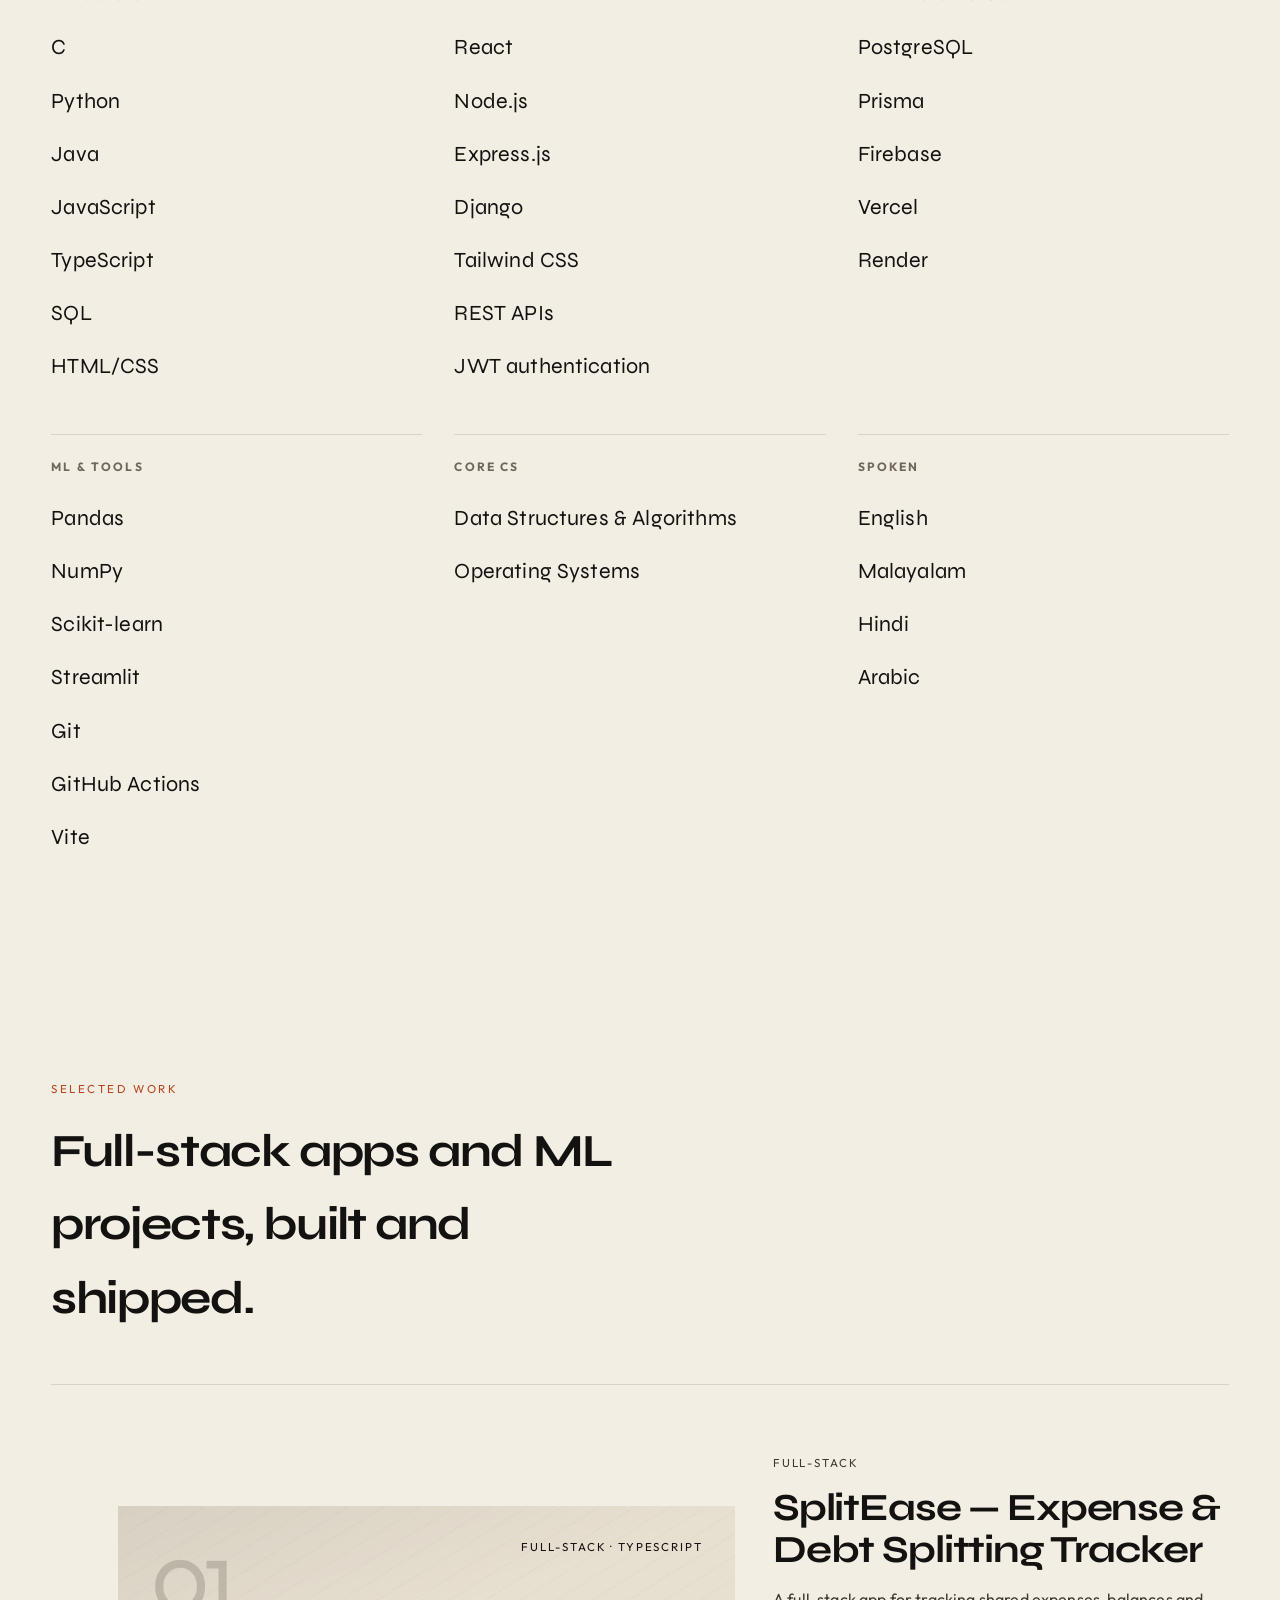
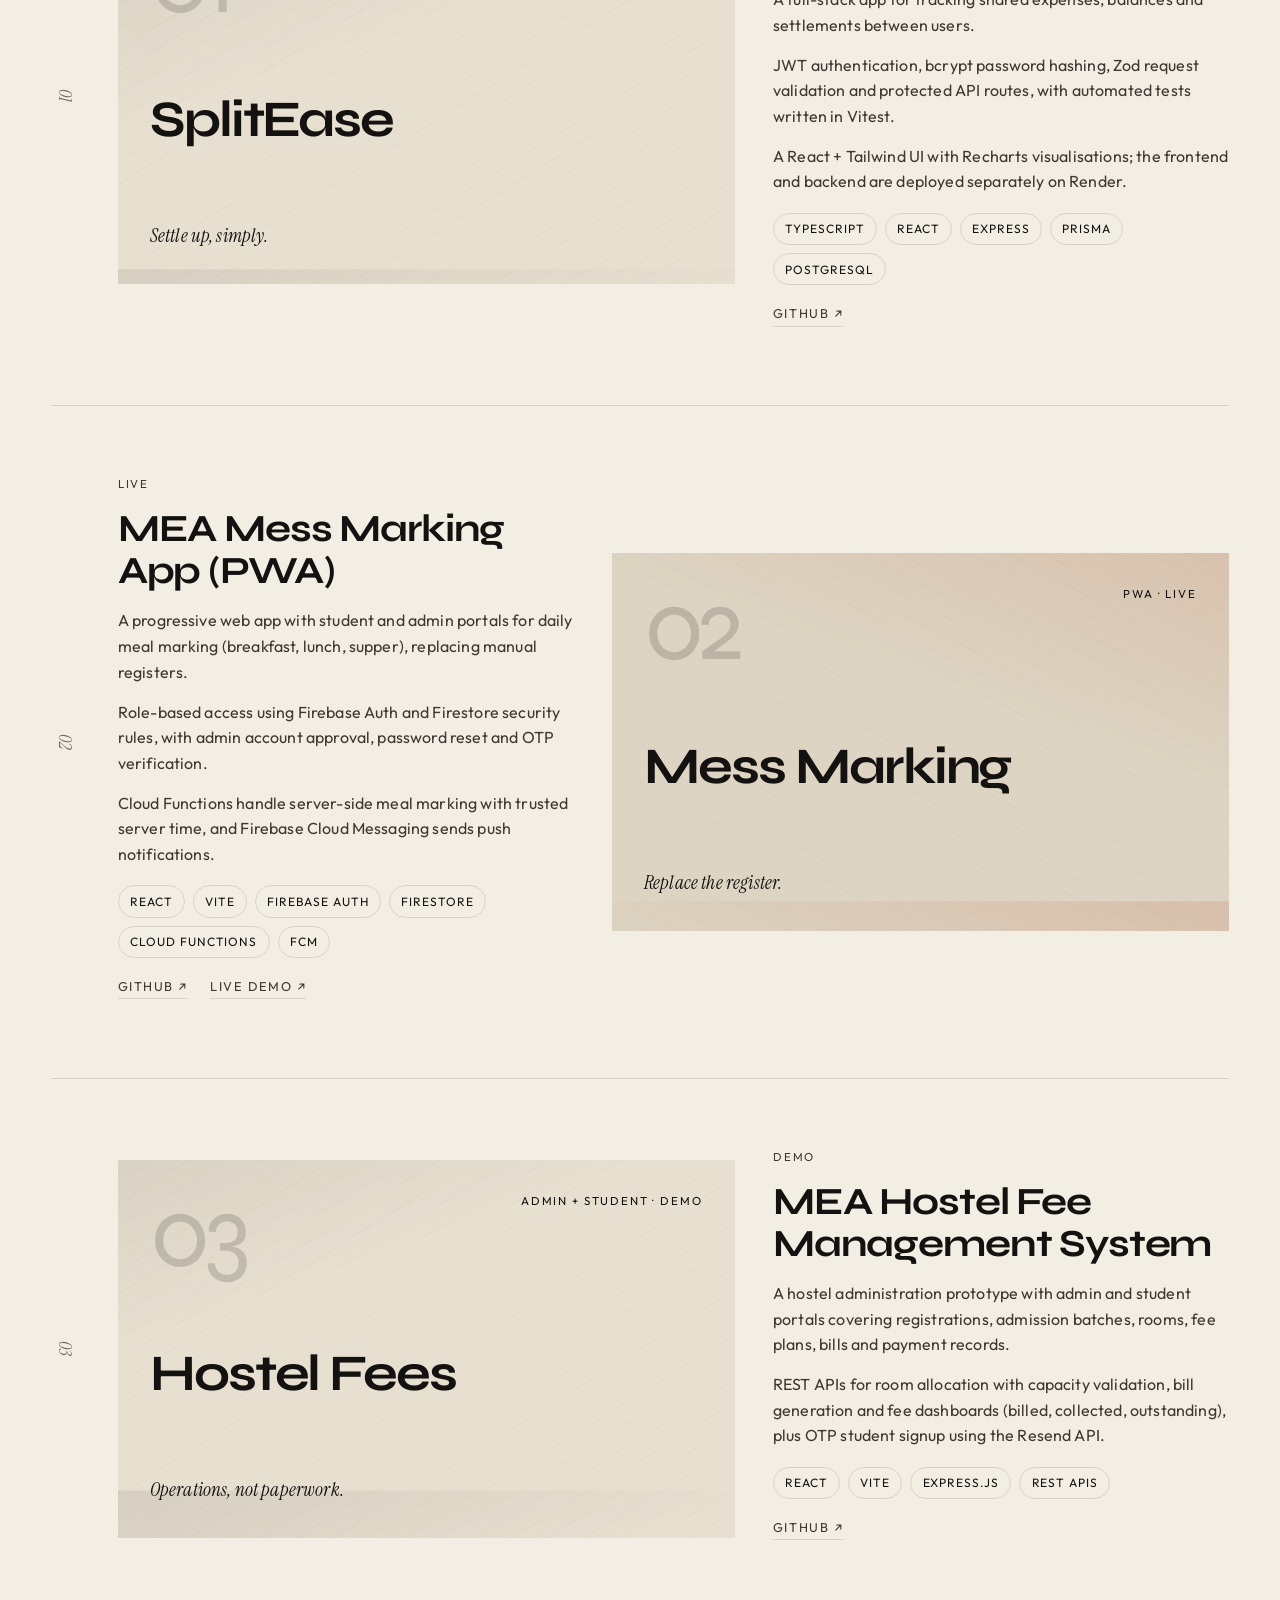
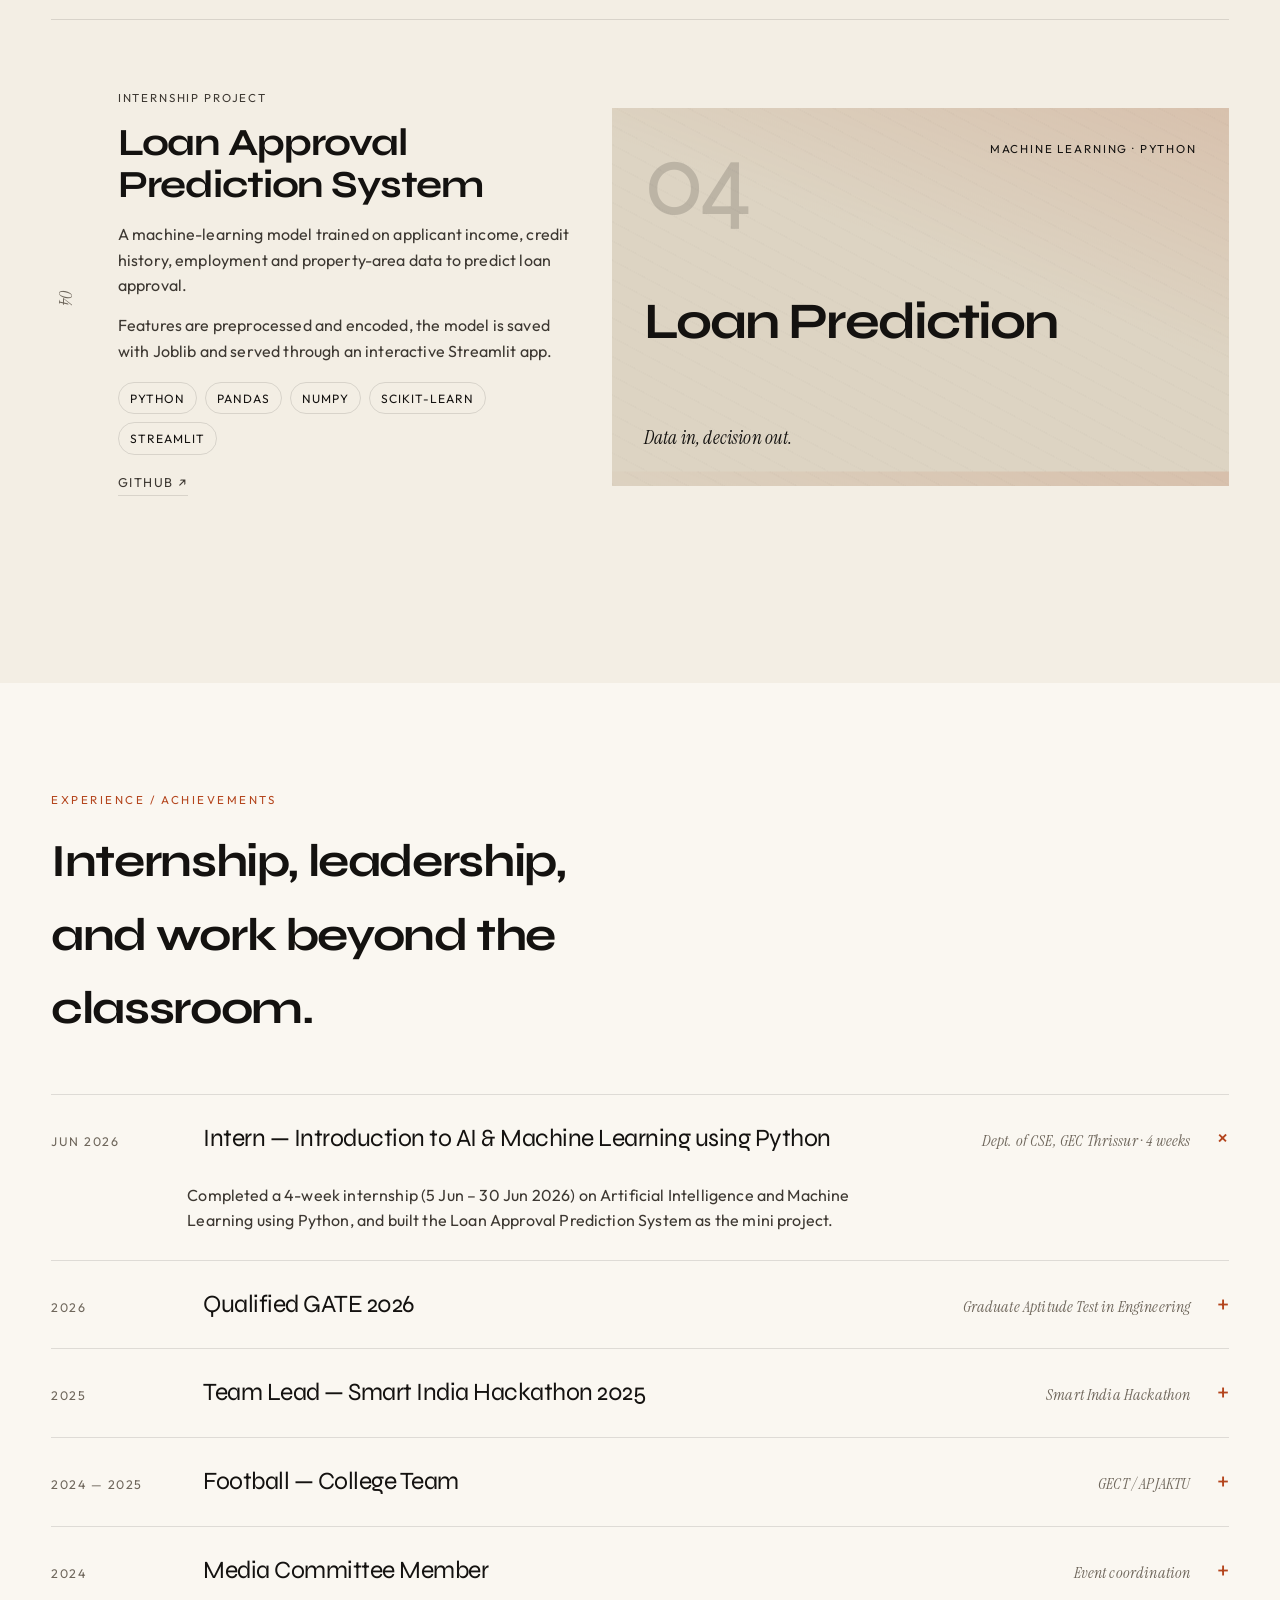
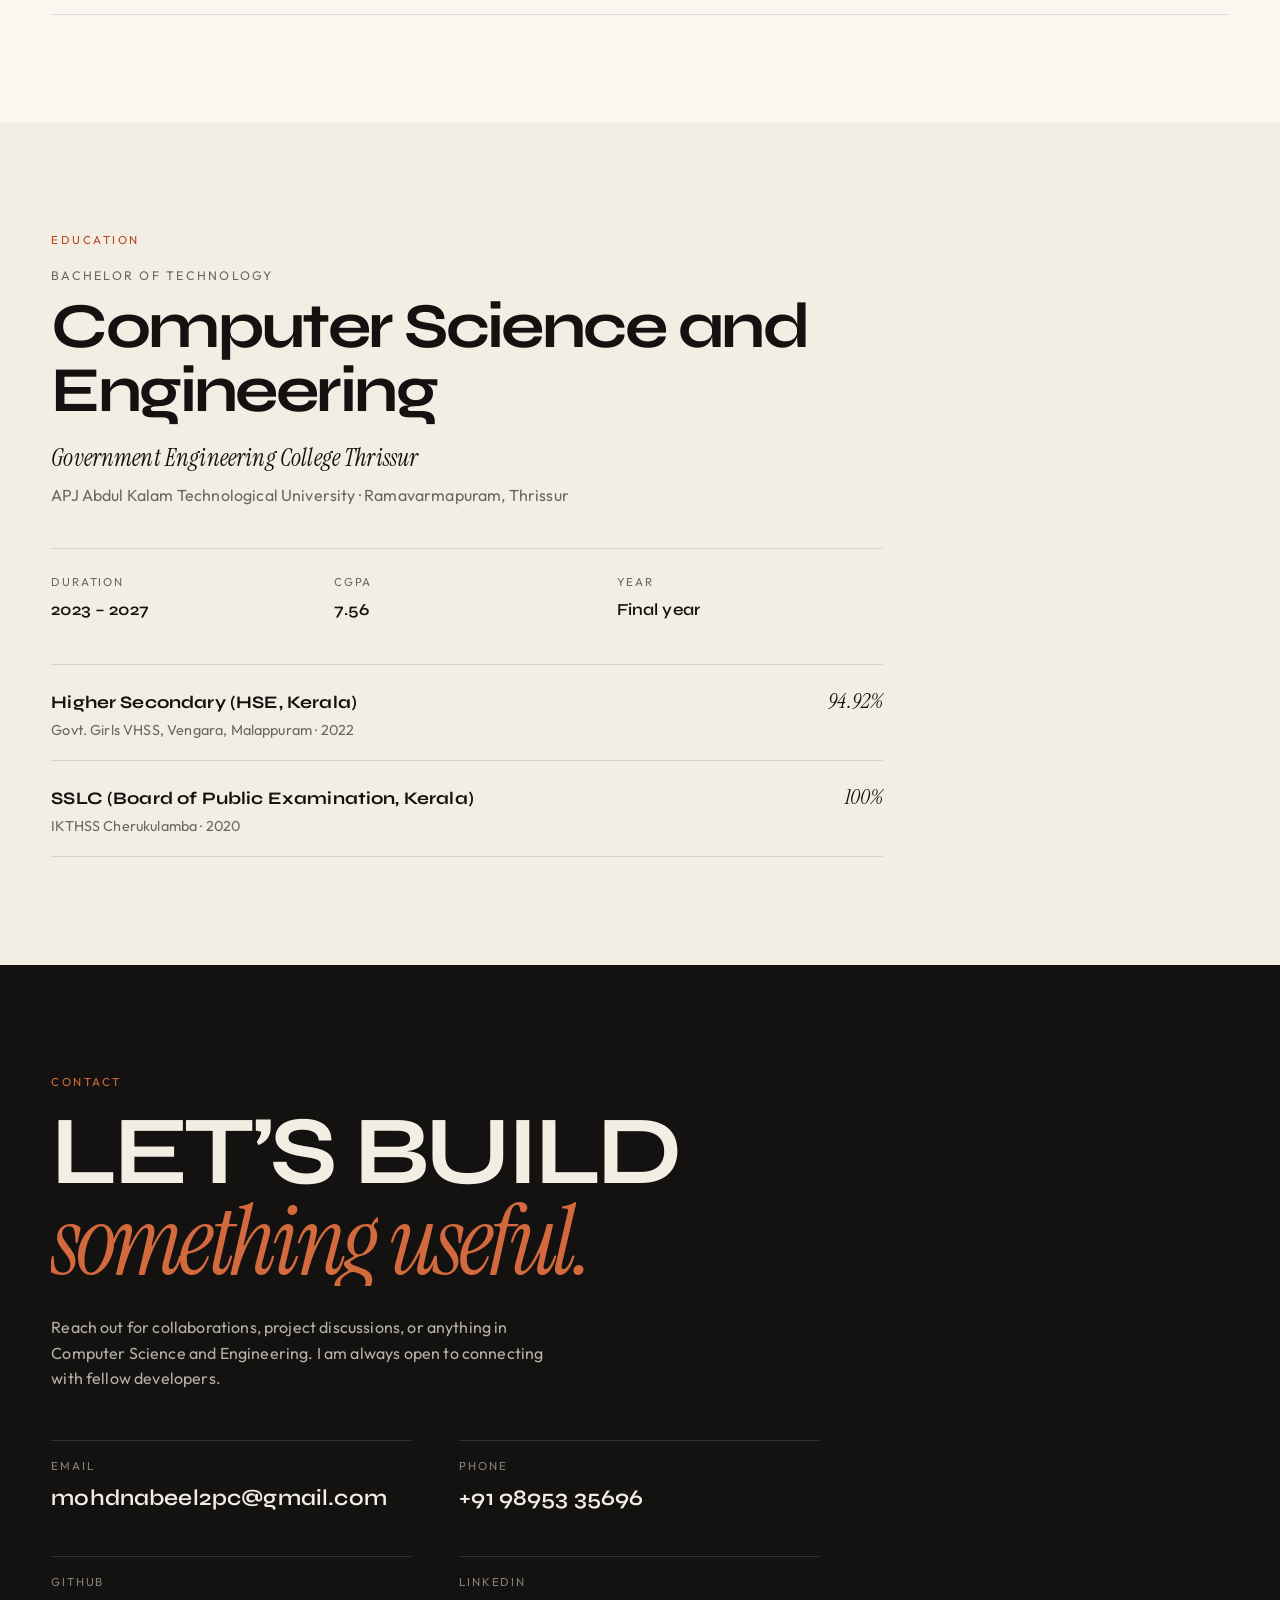
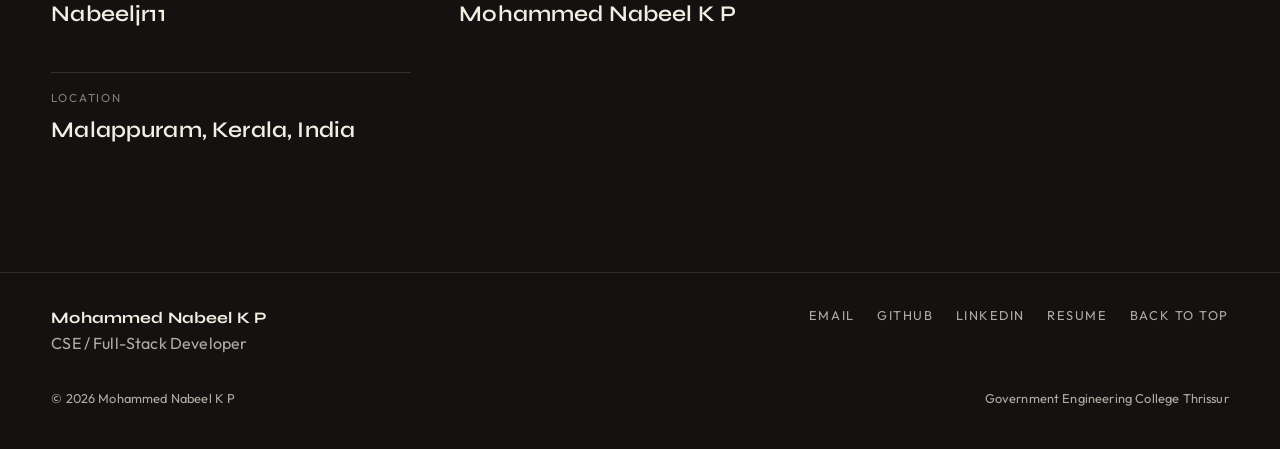
<file: contact.htm>
<!DOCTYPE html>
<html lang="en">
<head>
  <meta charset="UTF-8" />
  <meta name="viewport" content="width=device-width, initial-scale=1.0" />
  <title>Contact — Mohammed Nabeel K P</title>
  <meta http-equiv="refresh" content="0; url=index.html#contact" />
  <link rel="canonical" href="index.html#contact" />
  <script>location.replace("index.html#contact");</script>
</head>
<body>
  <p>This page now lives in the portfolio. <a href="index.html#contact">Continue to Contact</a>.</p>
</body>
</html>
</file>
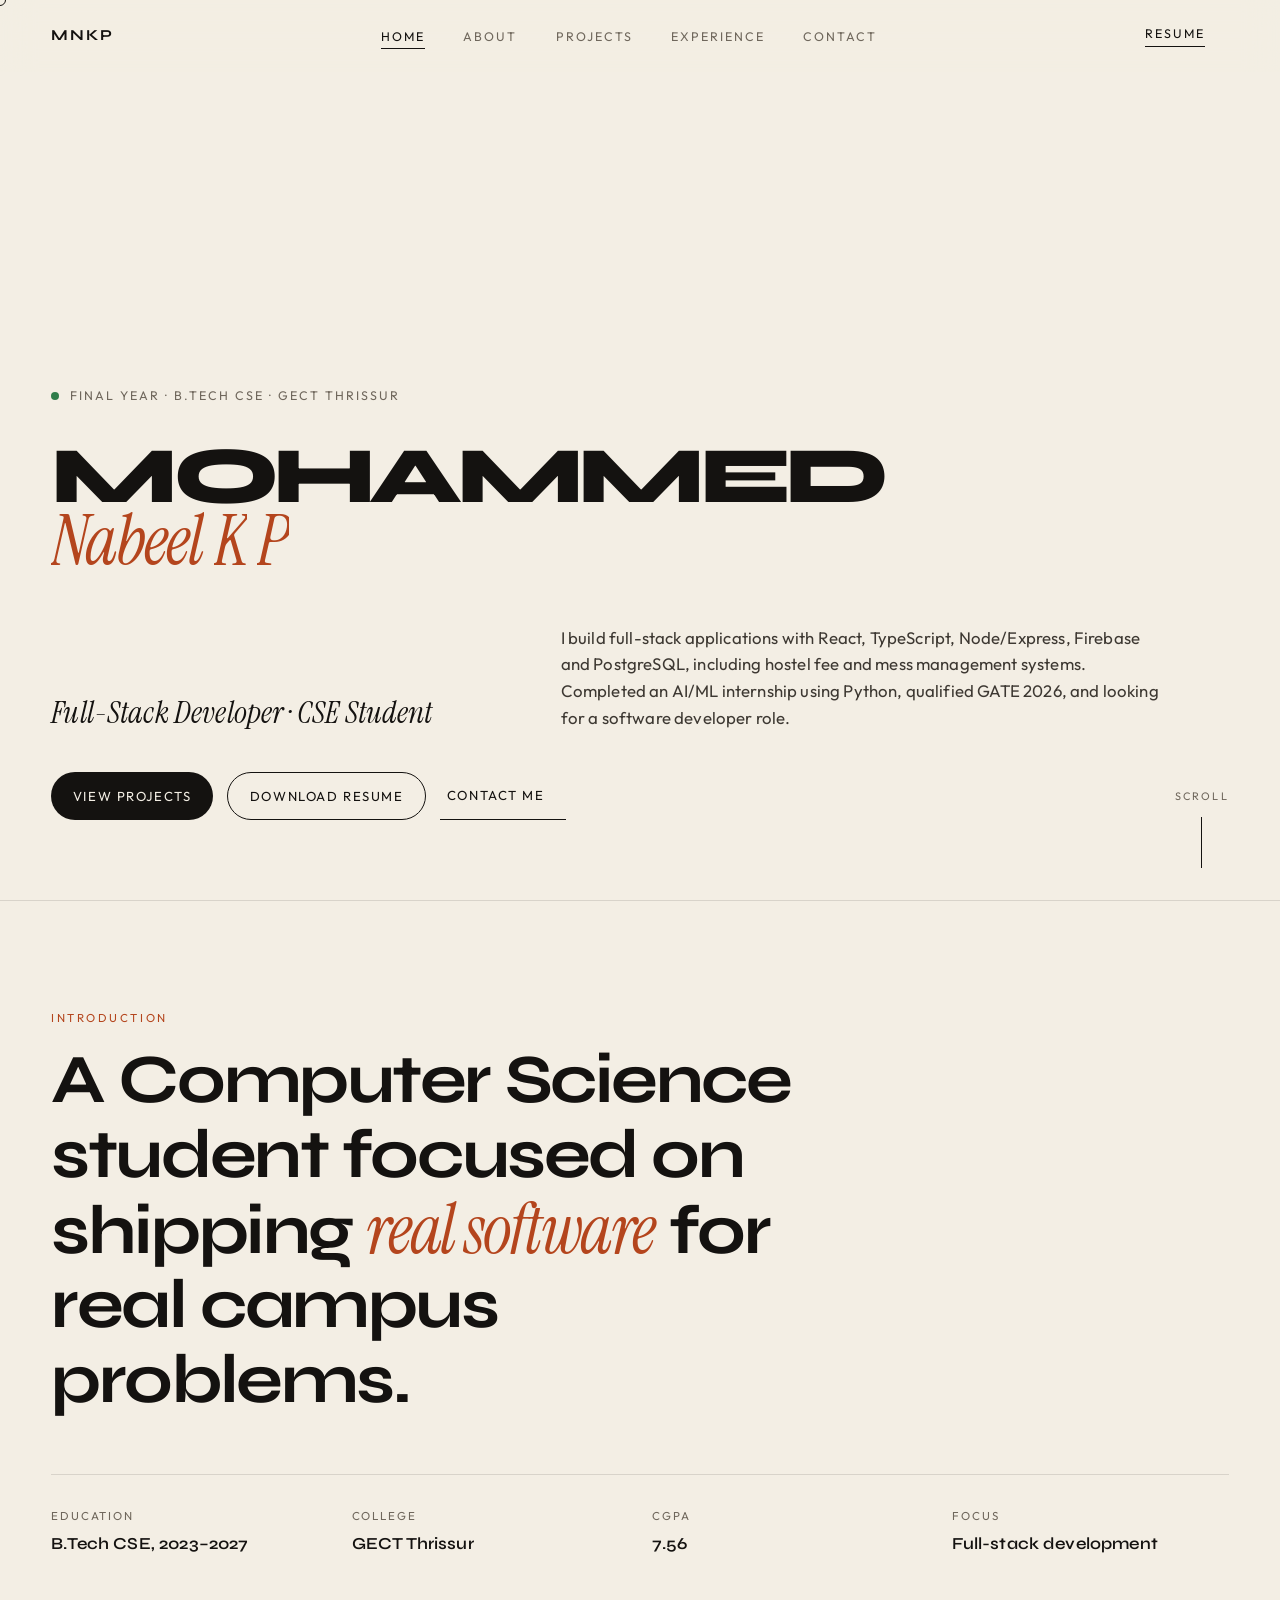
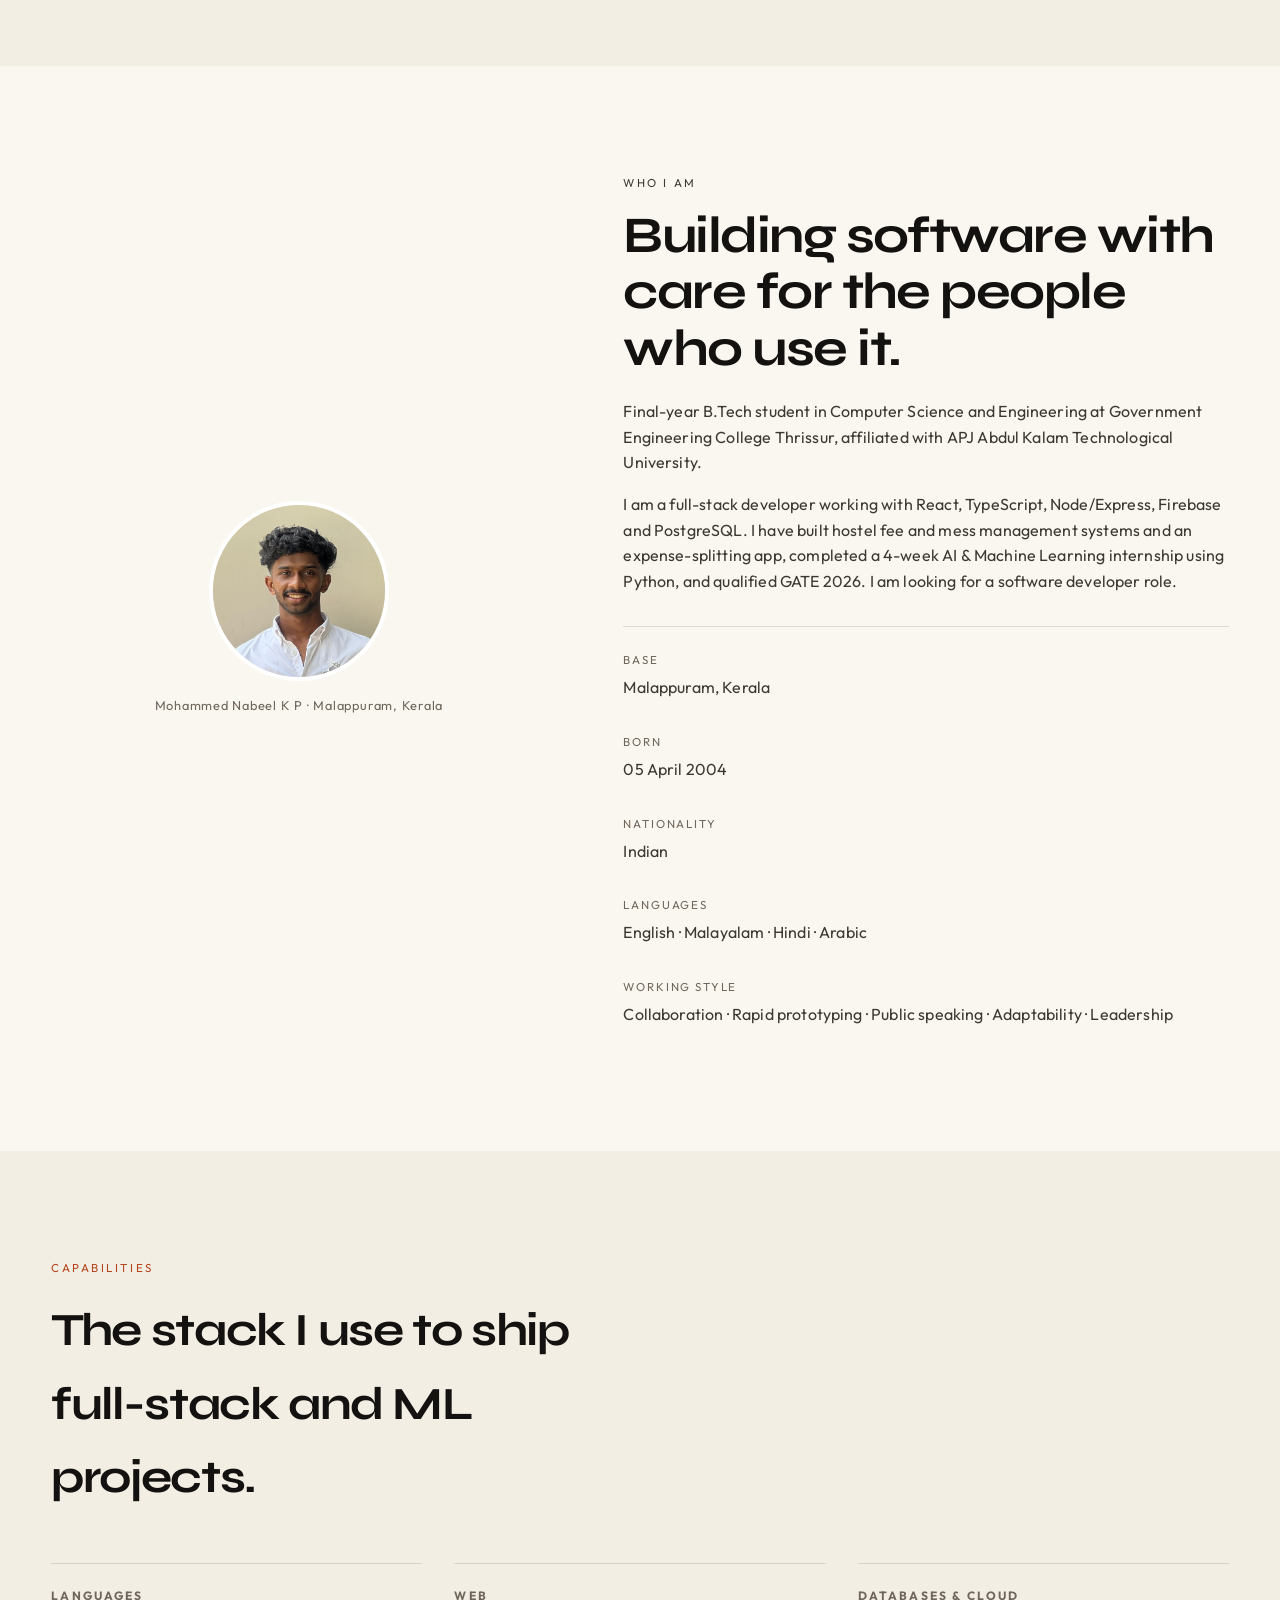
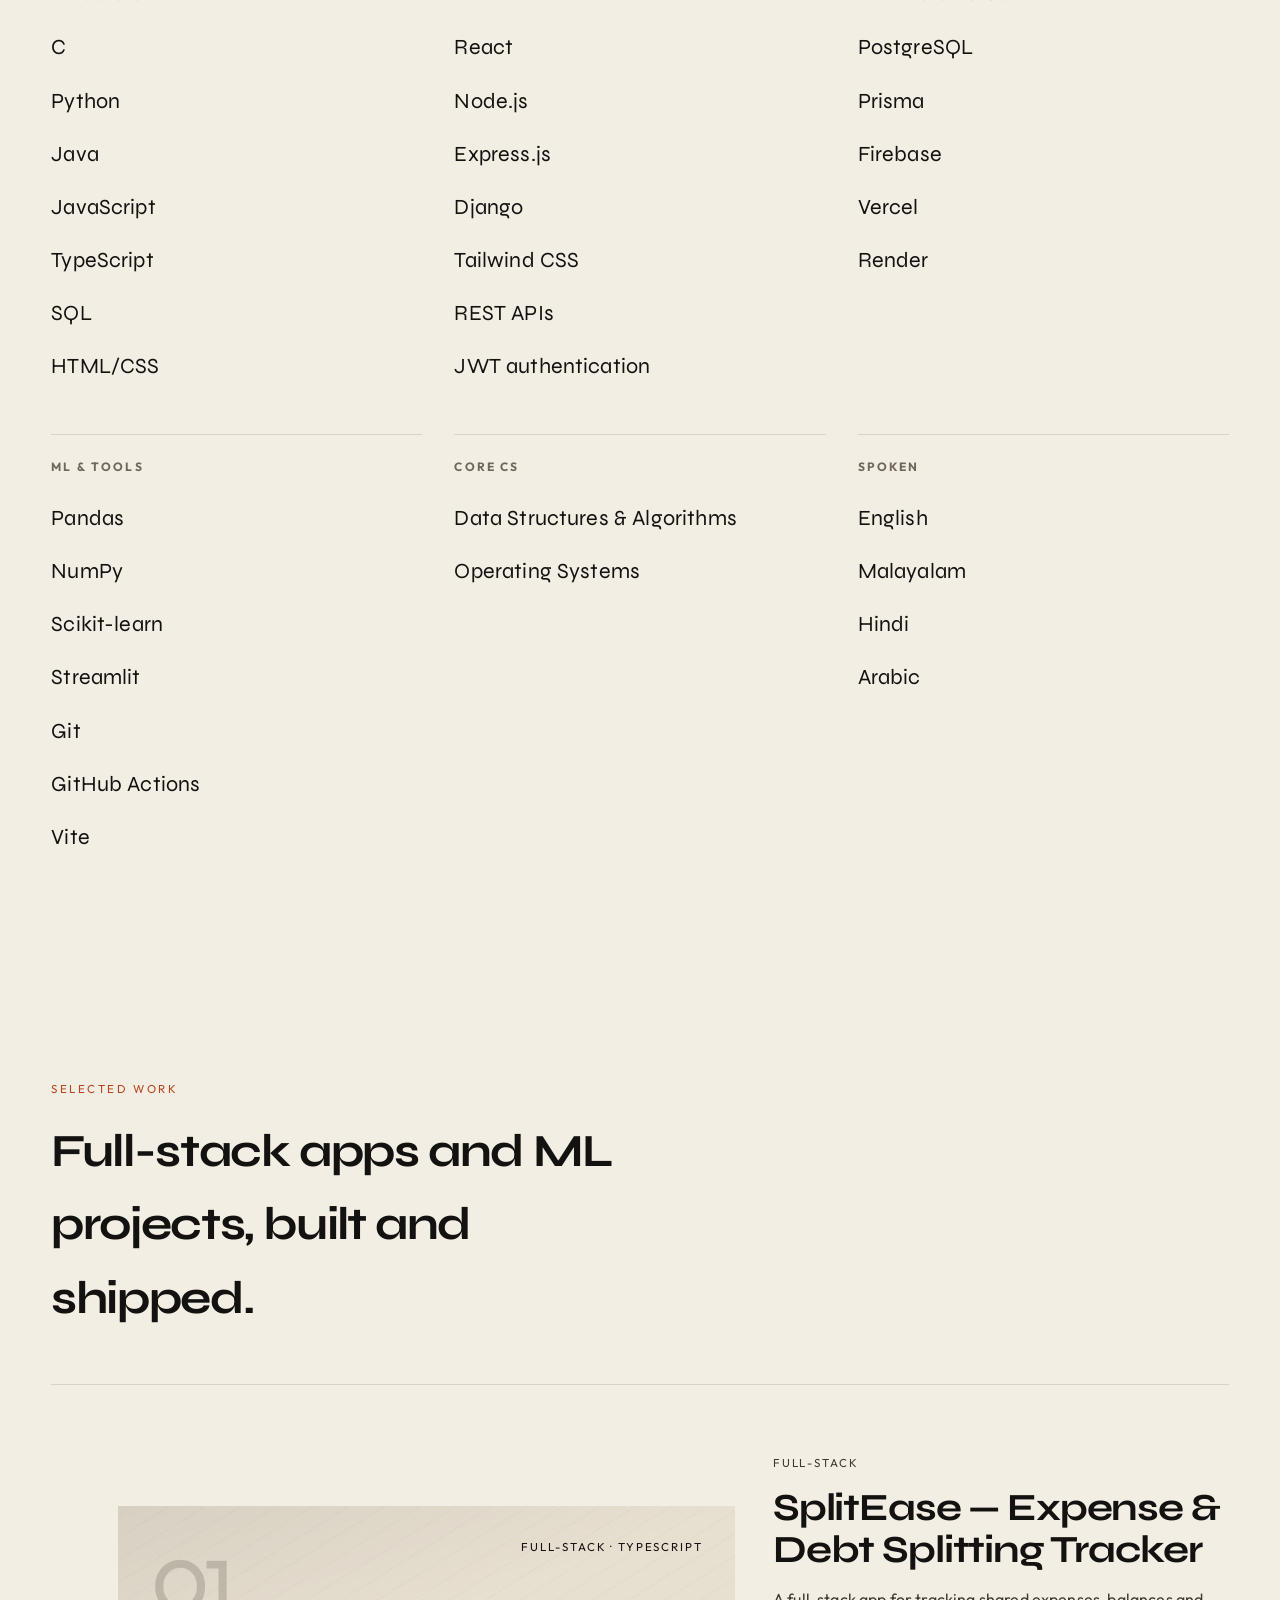
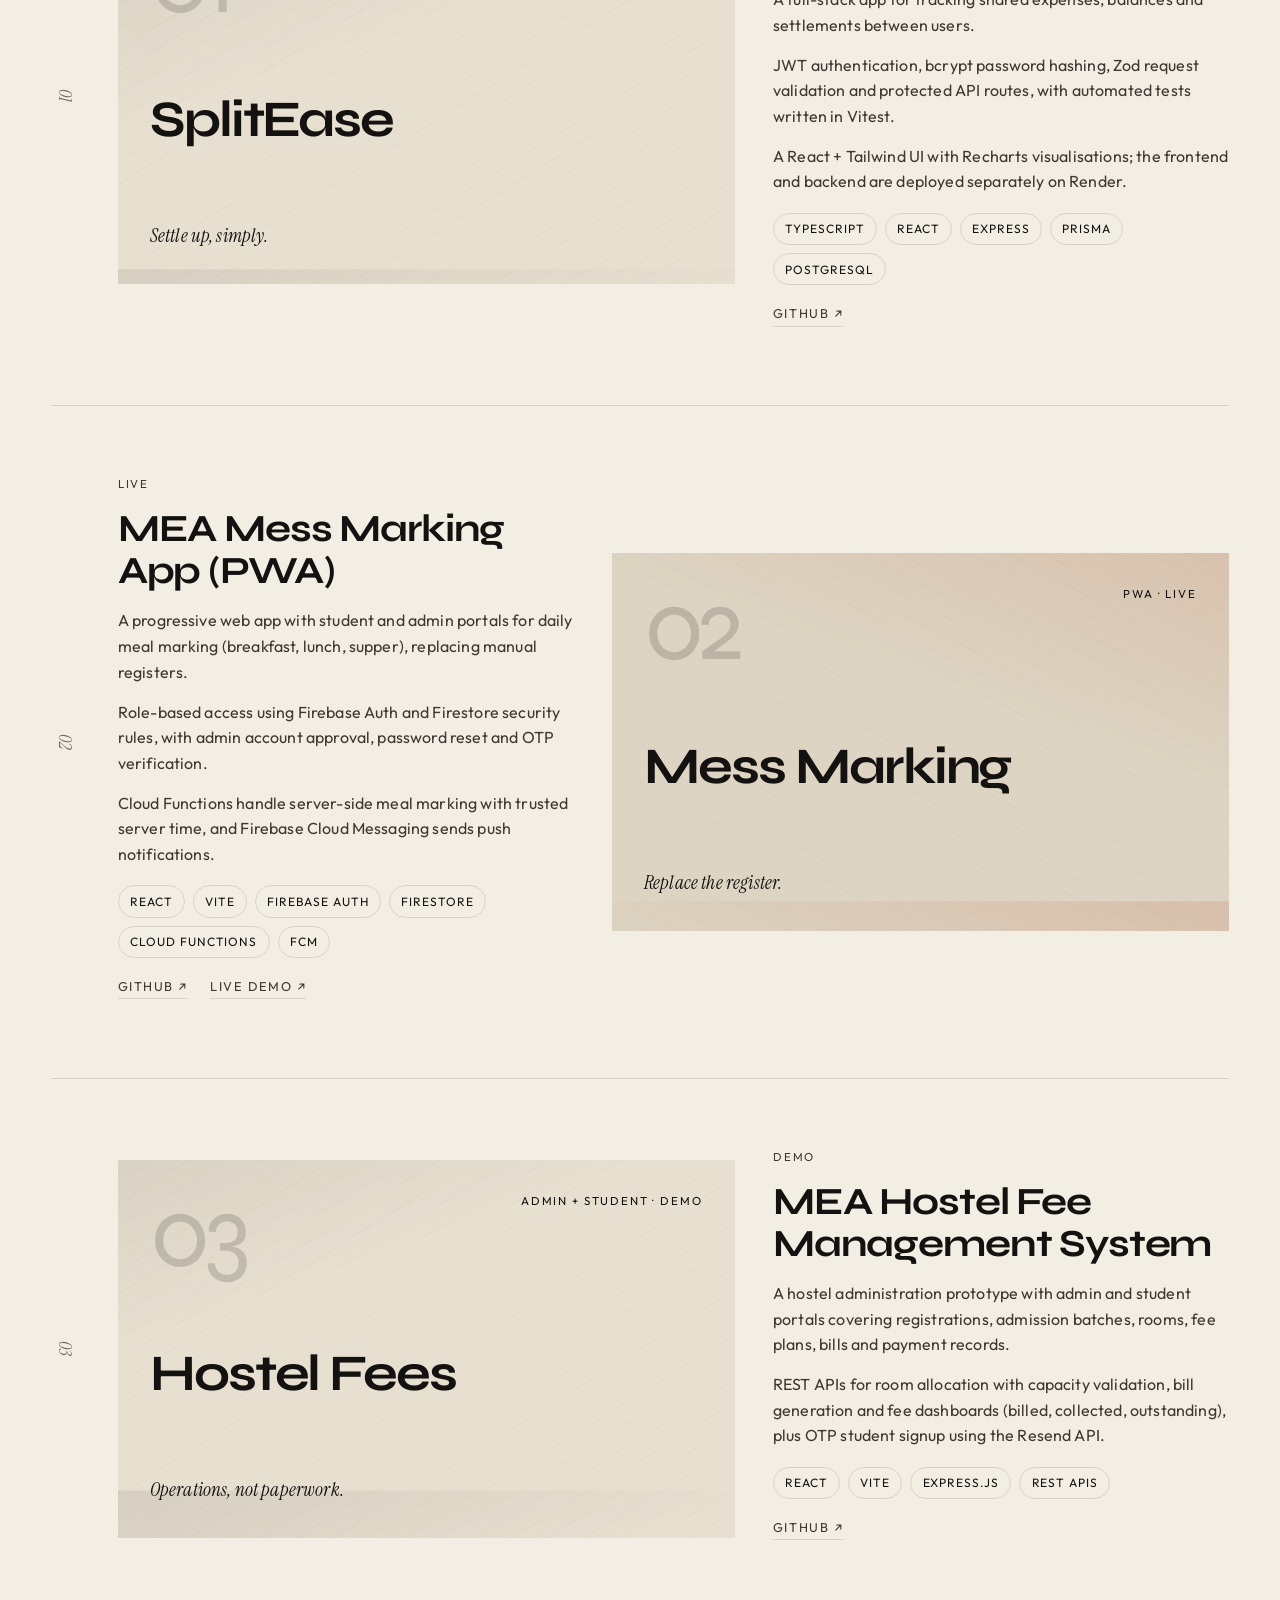
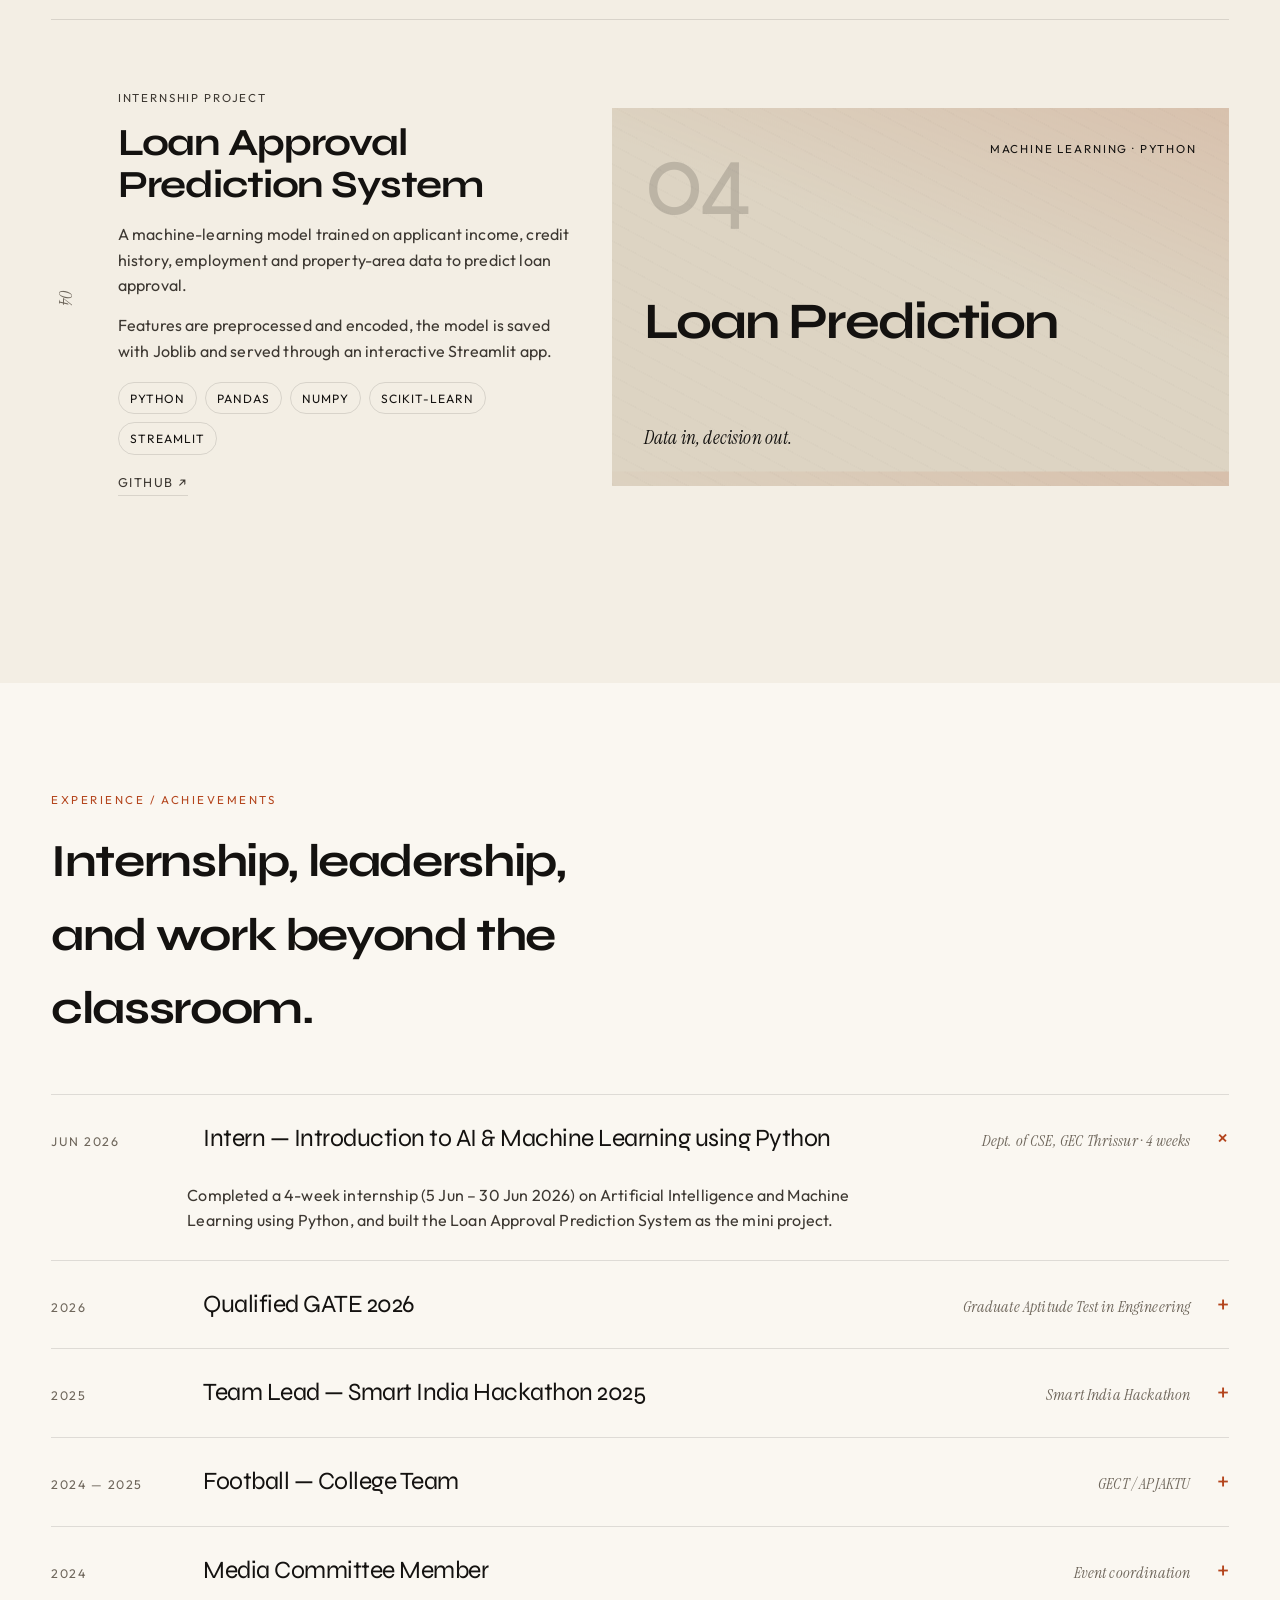
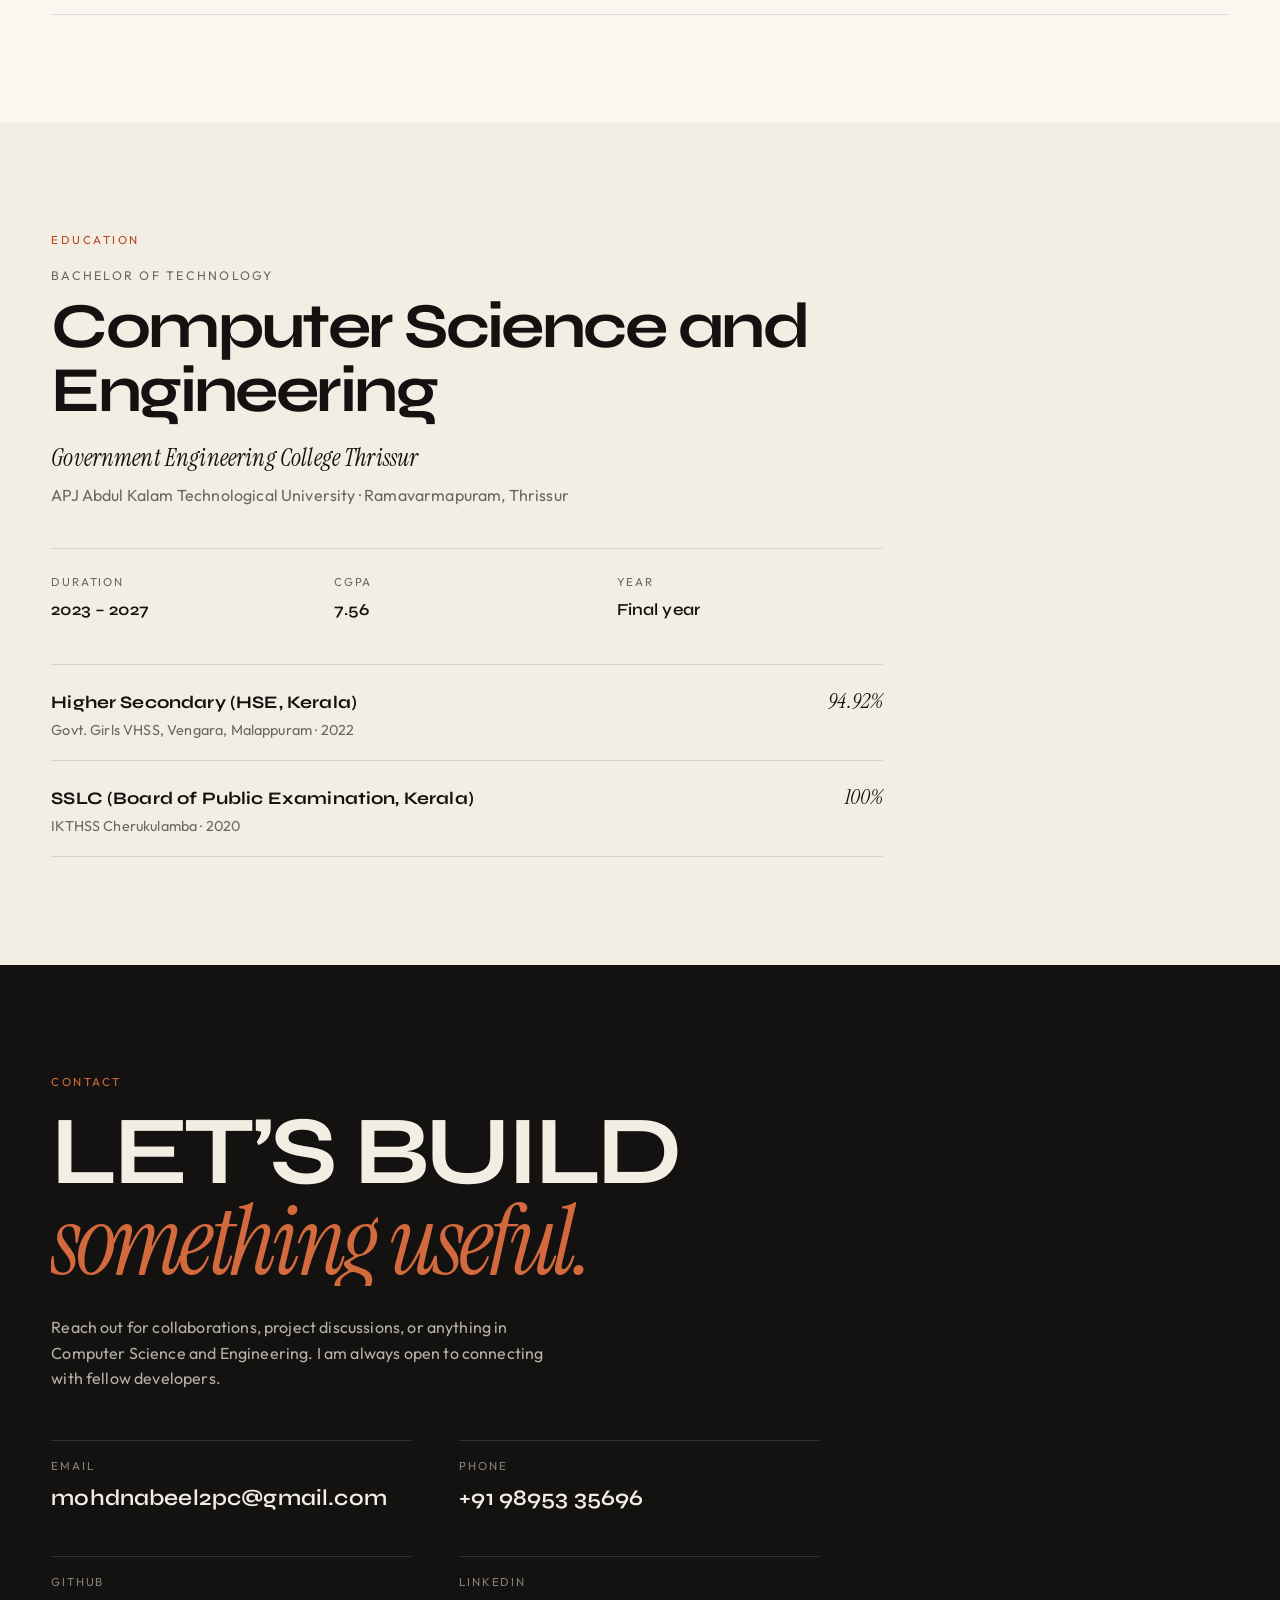
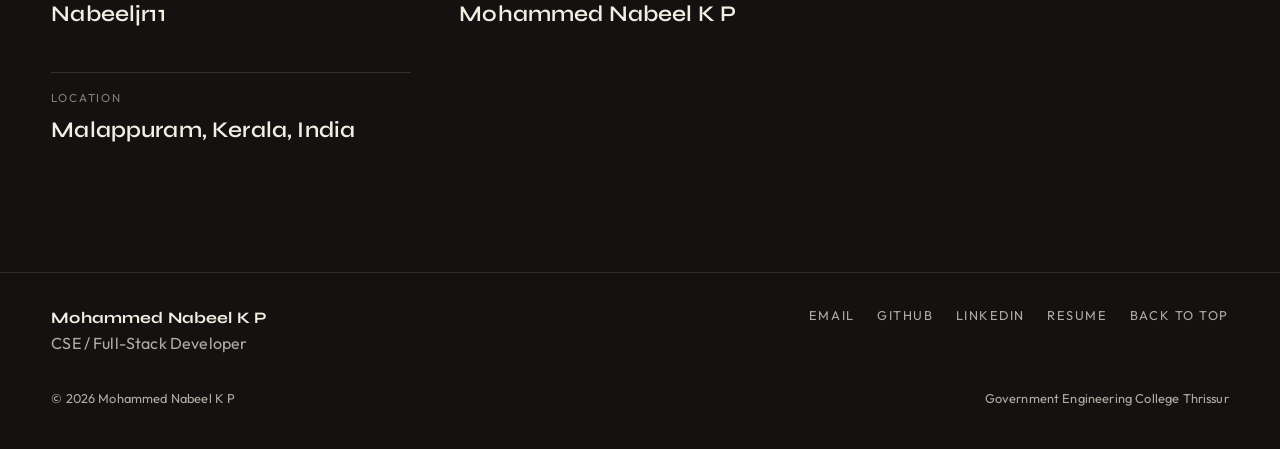
<file: MyWork.htm>
<!DOCTYPE html>
<html lang="en">
<head>
  <meta charset="UTF-8" />
  <meta name="viewport" content="width=device-width, initial-scale=1.0" />
  <title>Experience — Mohammed Nabeel K P</title>
  <meta http-equiv="refresh" content="0; url=index.html#experience" />
  <link rel="canonical" href="index.html#experience" />
  <script>location.replace("index.html#experience");</script>
</head>
<body>
  <p>This page now lives in the portfolio. <a href="index.html#experience">Continue to Experience</a>.</p>
</body>
</html>
</file>
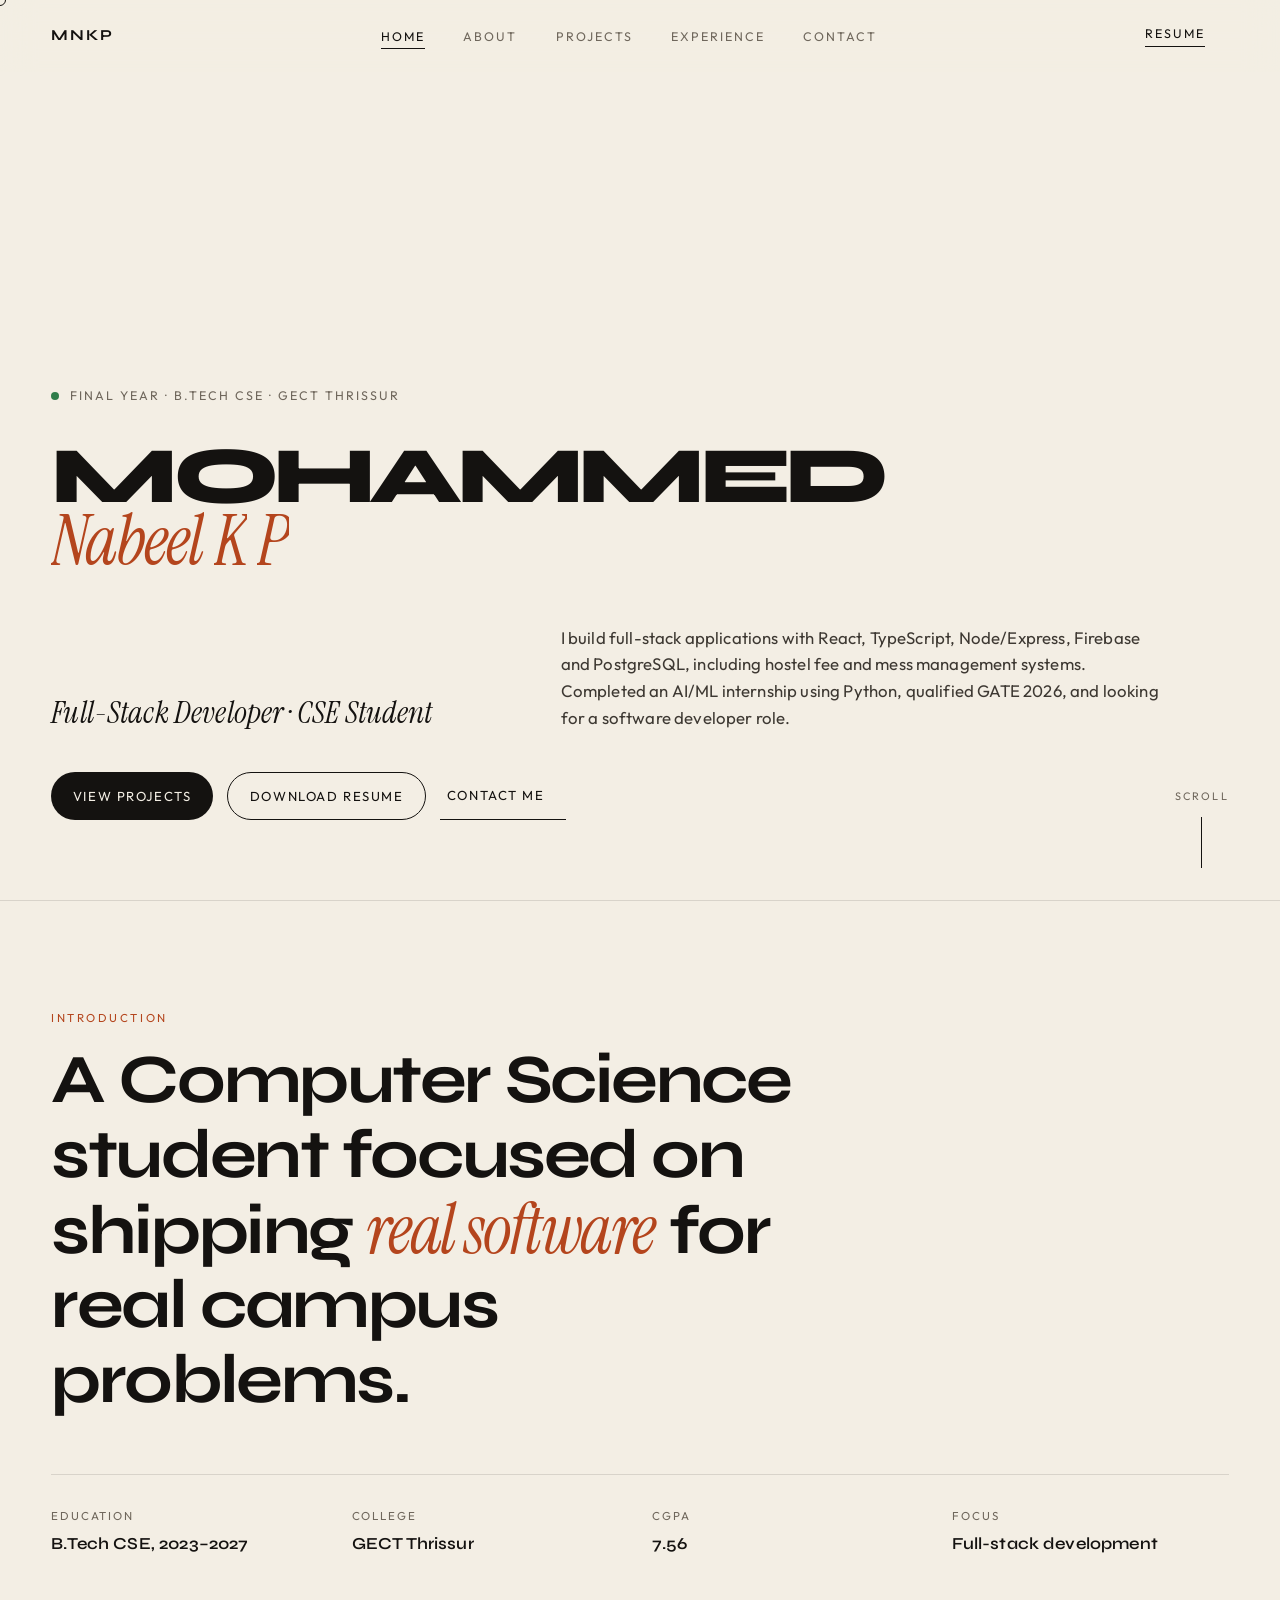
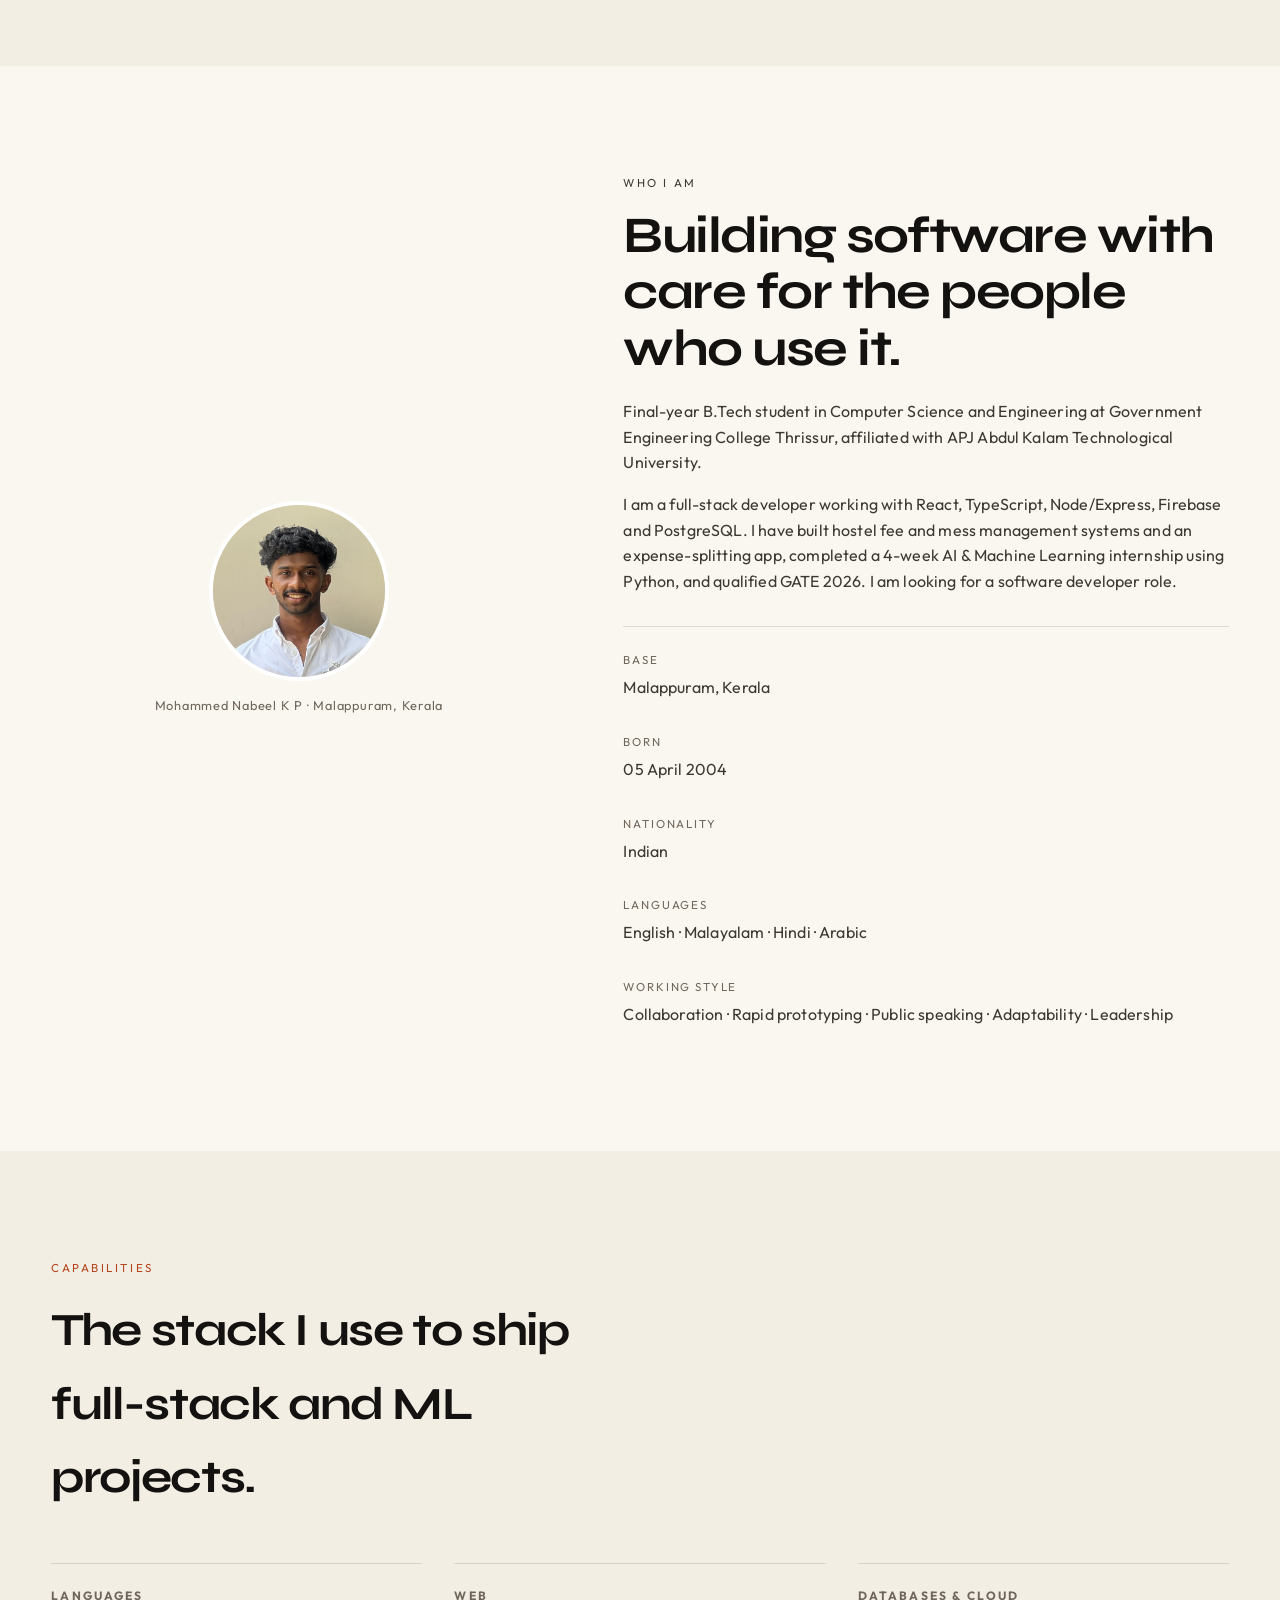
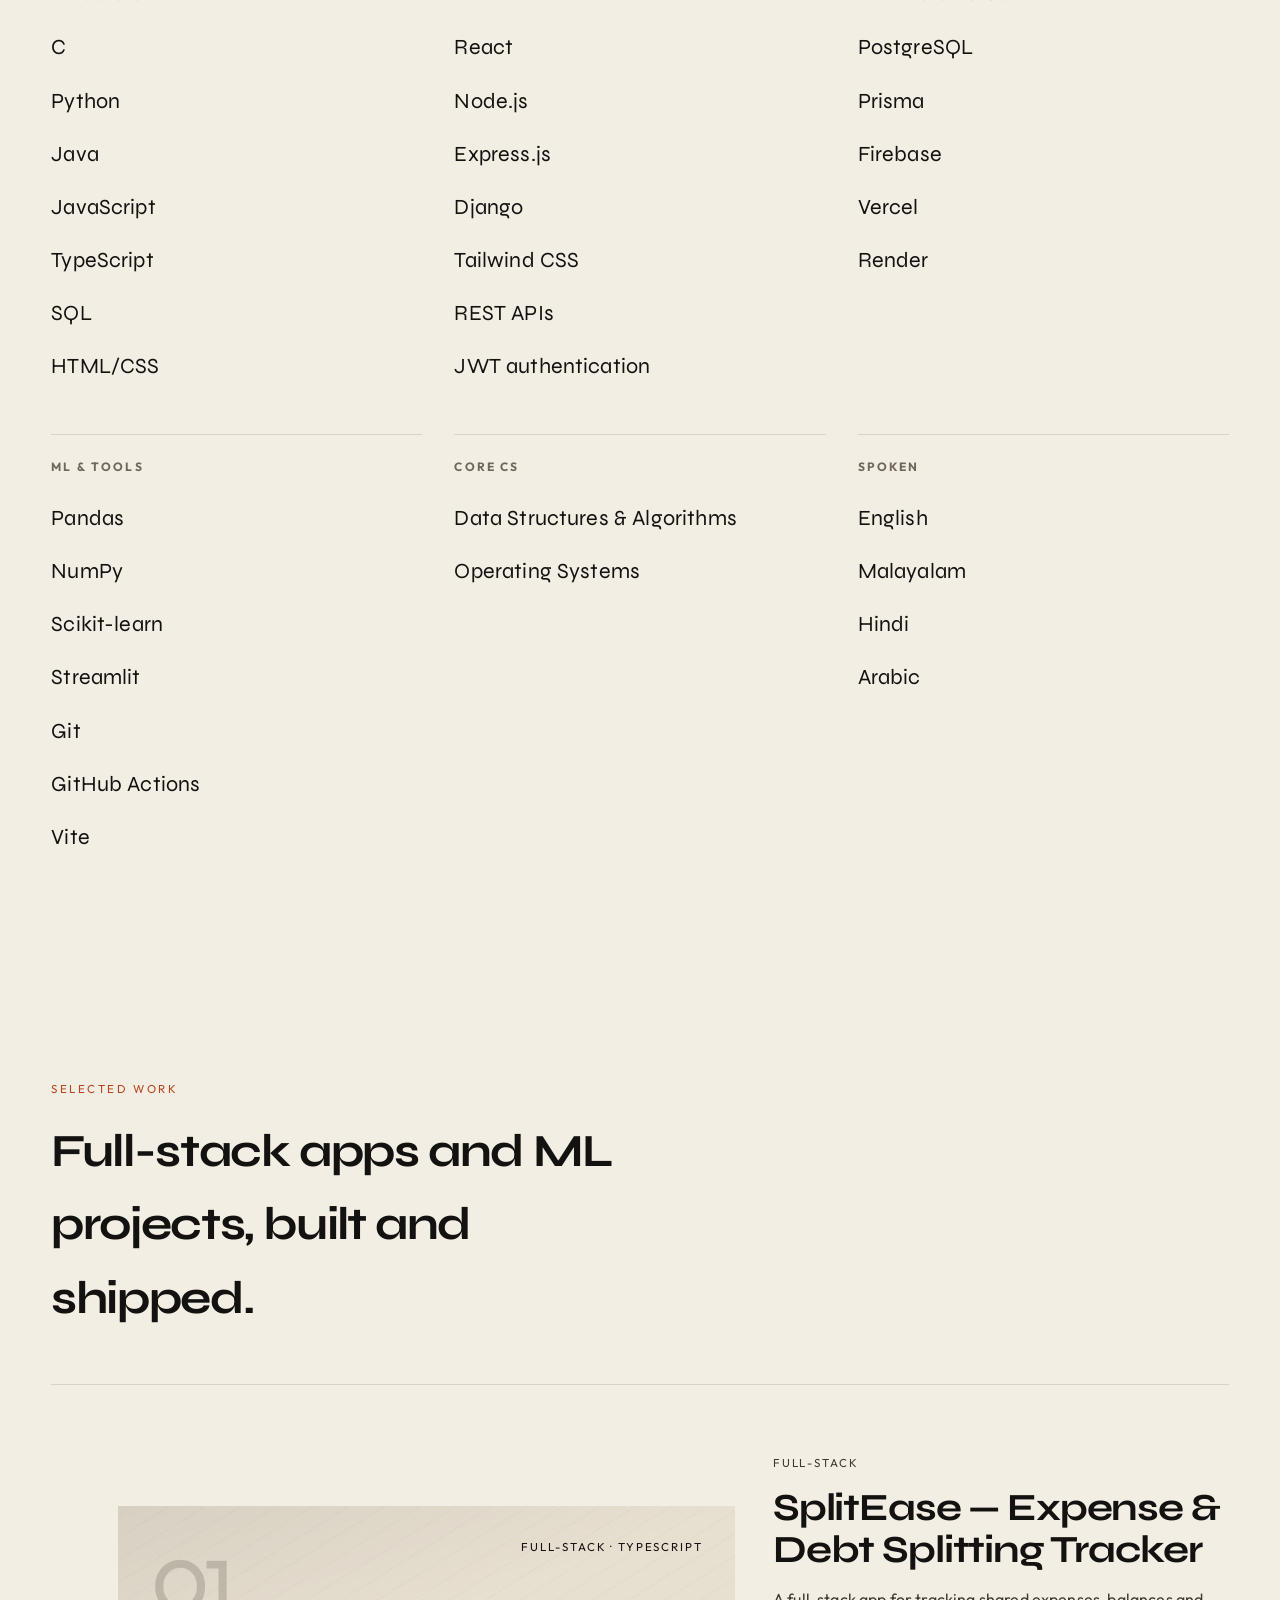
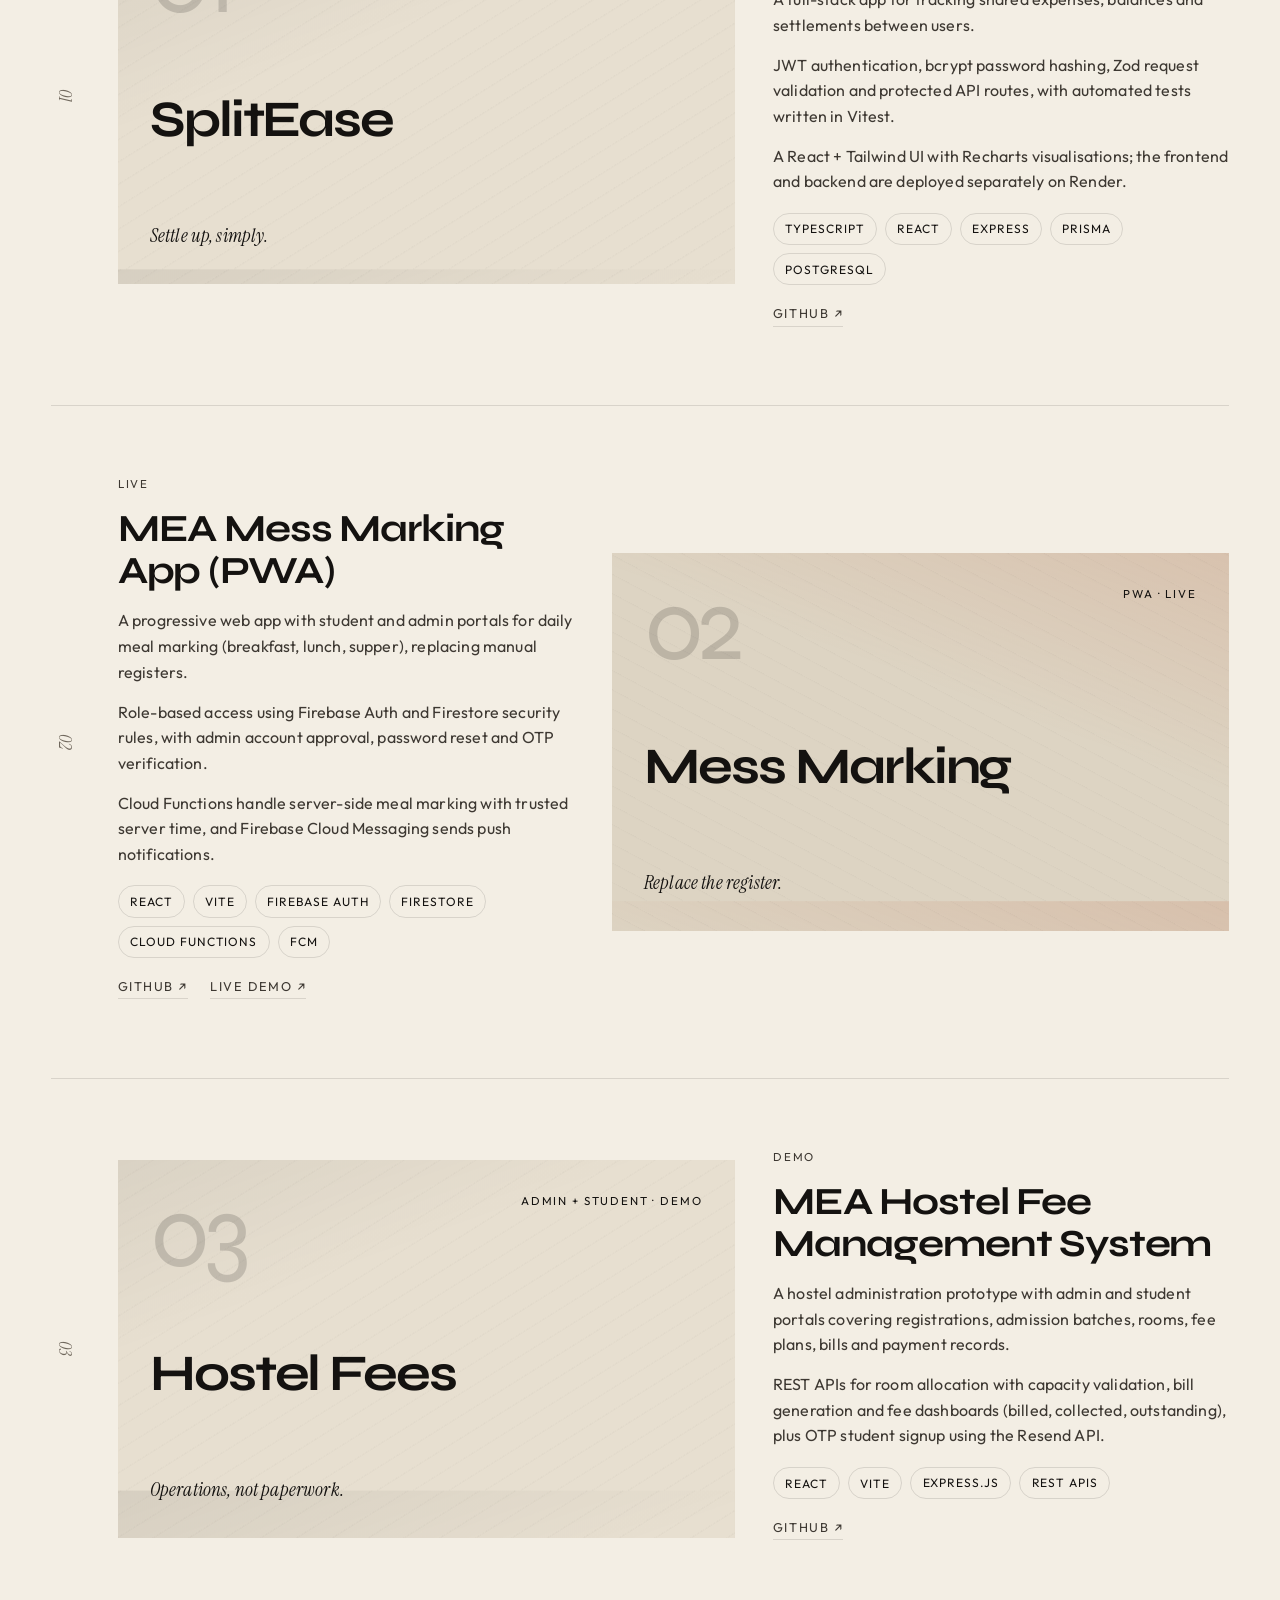
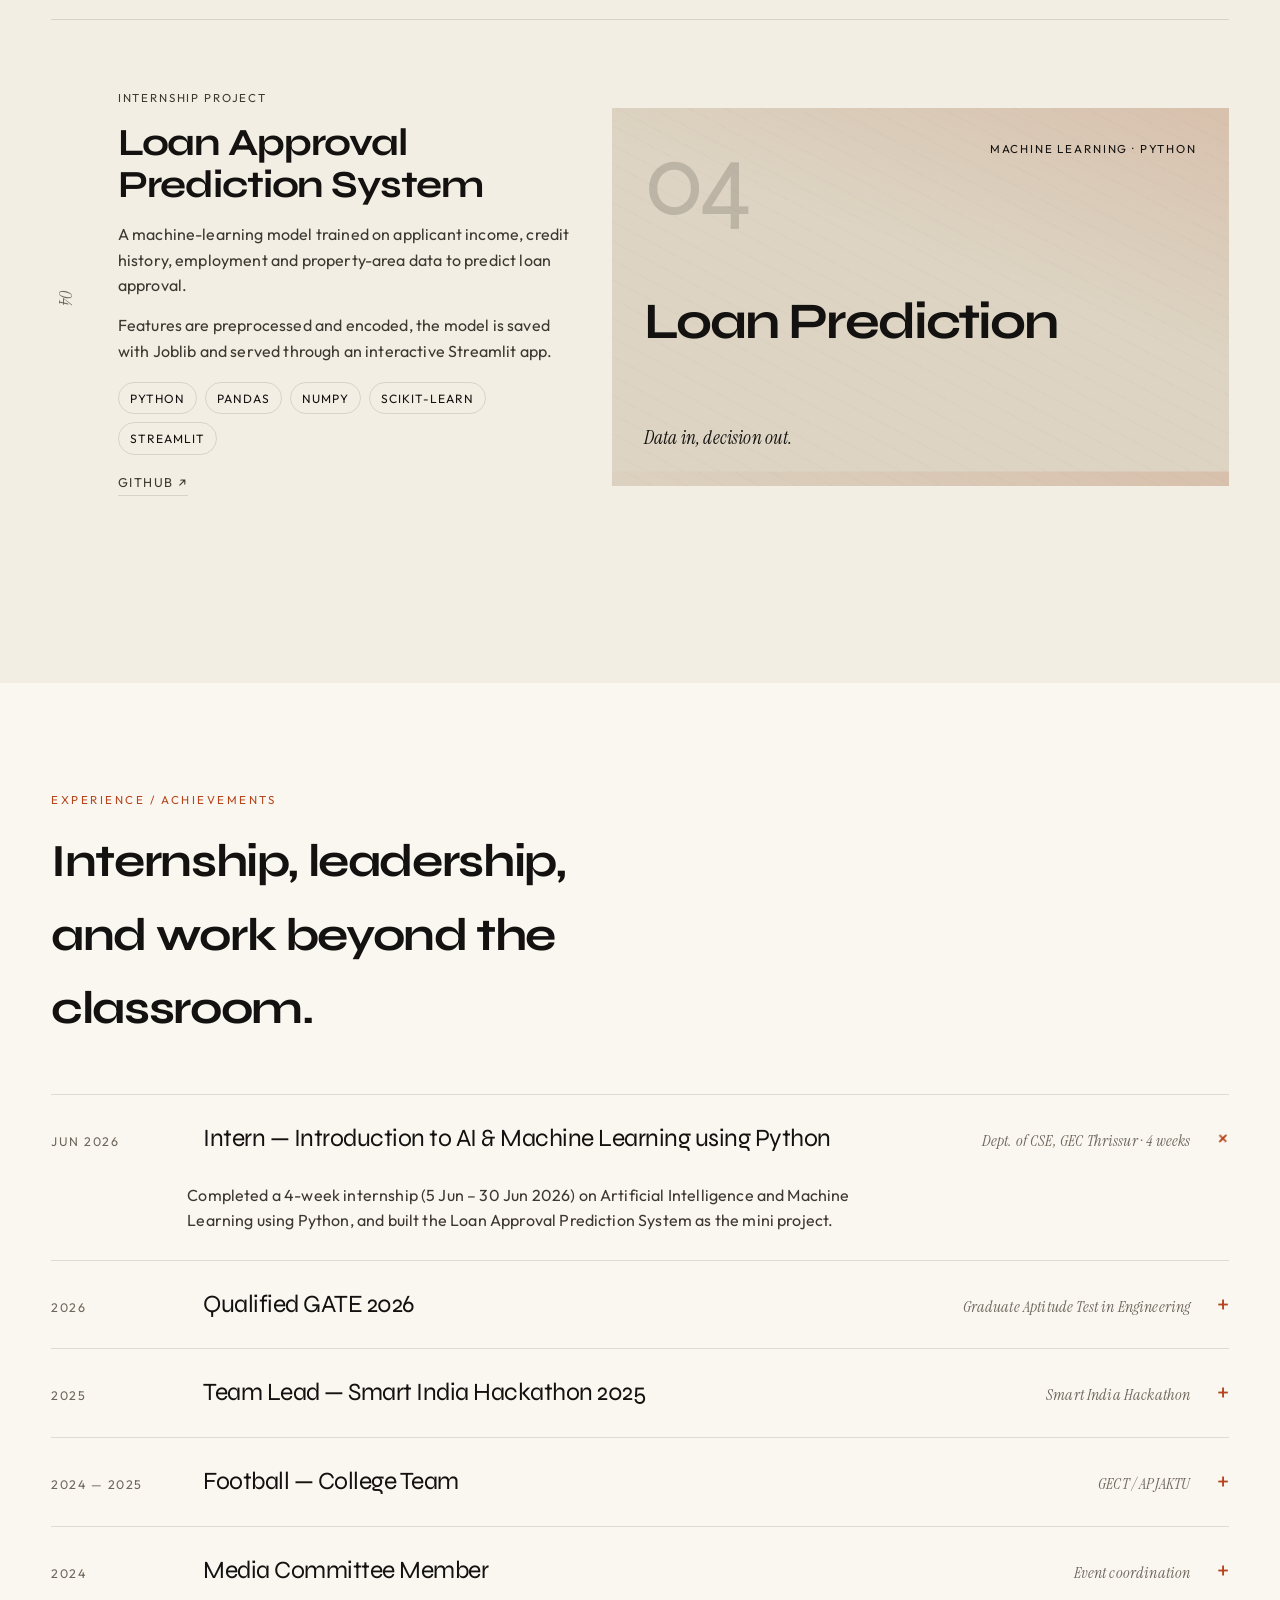
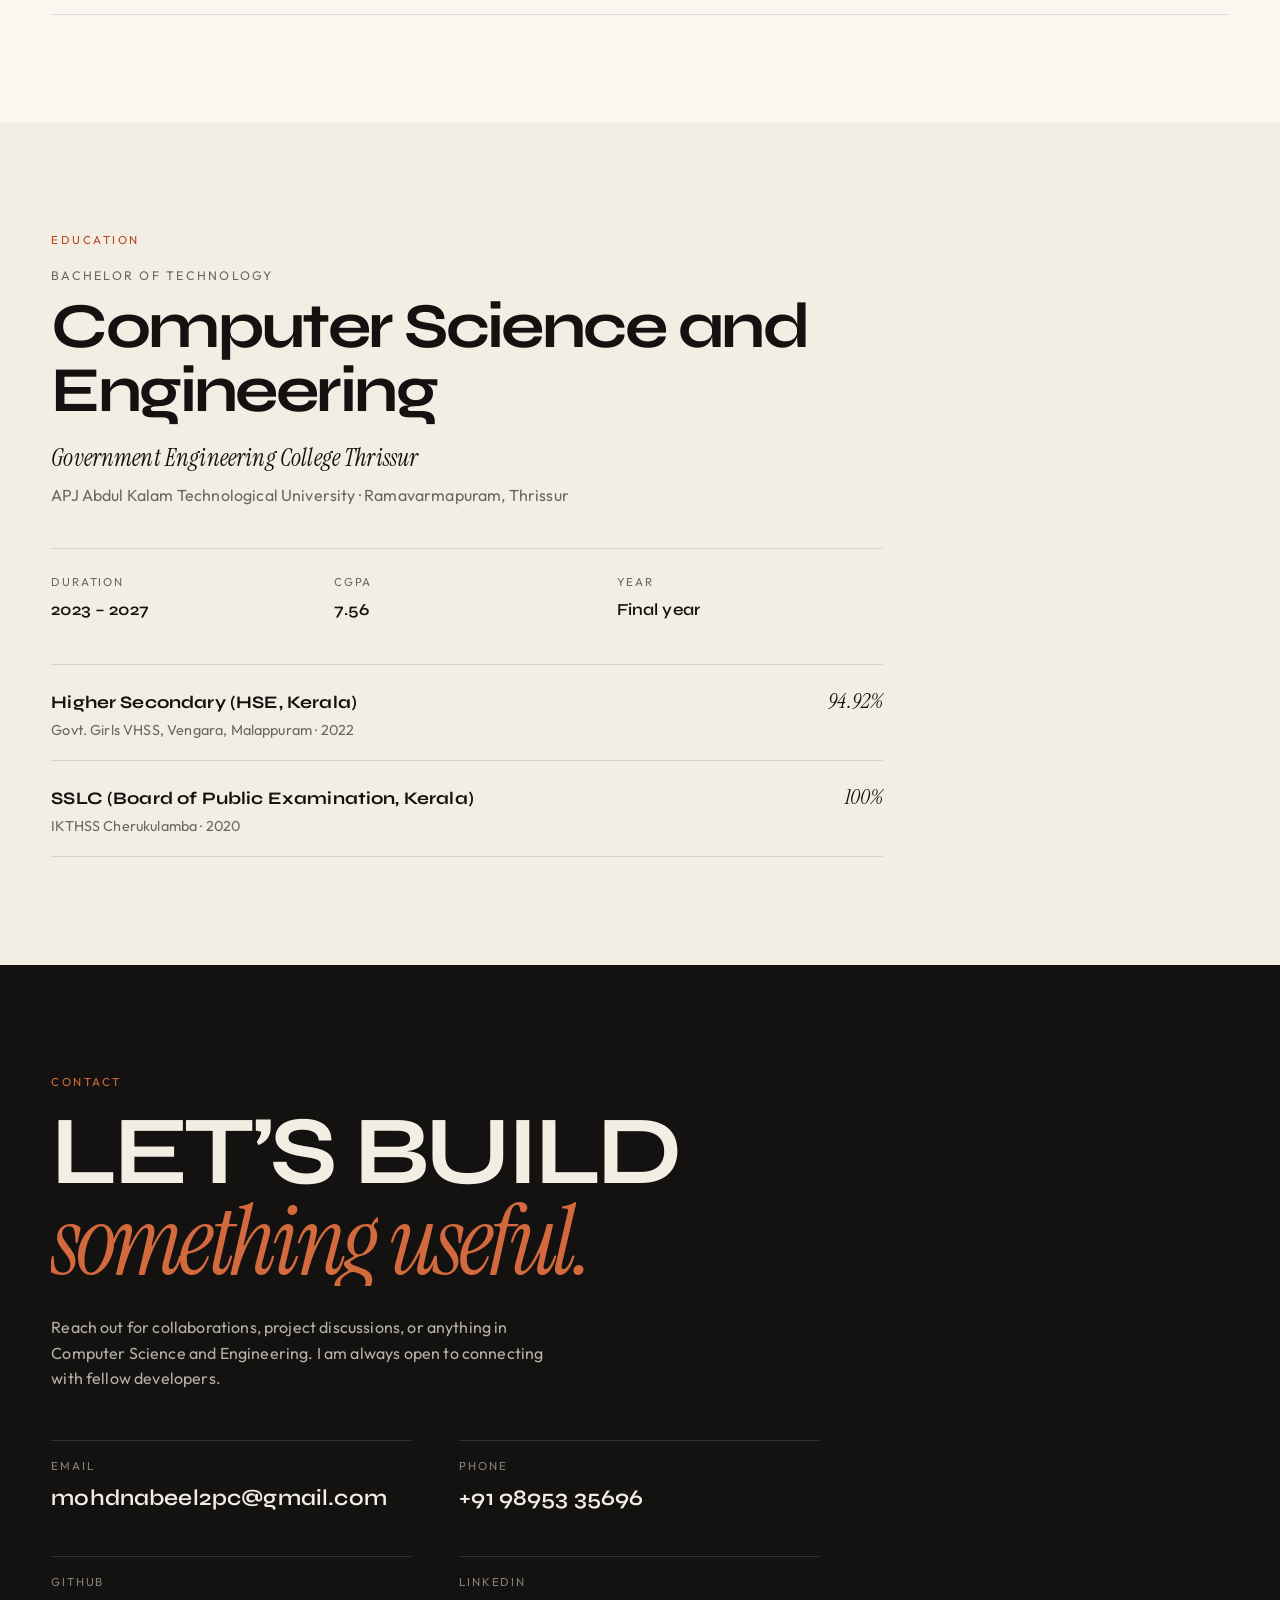
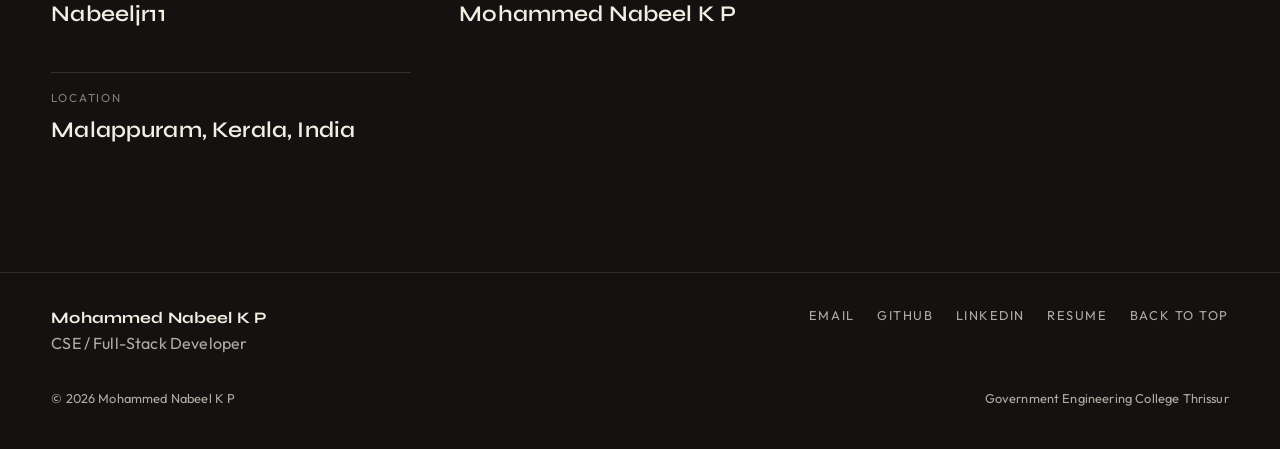
<file: projects.htm>
<!DOCTYPE html>
<html lang="en">
<head>
  <meta charset="UTF-8" />
  <meta name="viewport" content="width=device-width, initial-scale=1.0" />
  <title>Projects — Mohammed Nabeel K P</title>
  <meta http-equiv="refresh" content="0; url=index.html#projects" />
  <link rel="canonical" href="index.html#projects" />
  <script>location.replace("index.html#projects");</script>
</head>
<body>
  <p>This page now lives in the portfolio. <a href="index.html#projects">Continue to Projects</a>.</p>
</body>
</html>
</file>
<file: css/style.css>
:root {
  --paper: #f3eee4;
  --paper-deep: #e7dfd0;
  --ink: #141210;
  --ink-soft: #3d3832;
  --muted: #6f675c;
  --line: rgba(20, 18, 16, 0.12);
  --accent: #b4451d;
  --accent-soft: #d36a3d;
  --white: #faf7f1;
  --ease: cubic-bezier(0.22, 1, 0.36, 1);
  --nav-h: 4.5rem;
  --pad: clamp(1.25rem, 4vw, 4.5rem);
  --max: 1180px;
  --display: "Syne", "Segoe UI", sans-serif;
  --serif: "Instrument Serif", Georgia, serif;
  --sans: "Outfit", "Segoe UI", sans-serif;
}

*,
*::before,
*::after {
  box-sizing: border-box;
  margin: 0;
  padding: 0;
}

html {
  scroll-behavior: smooth;
  scroll-padding-top: var(--nav-h);
}

html,
body {
  overflow-x: hidden;
}

body {
  font-family: var(--sans);
  font-weight: 400;
  color: var(--ink);
  background: var(--paper);
  line-height: 1.6;
  letter-spacing: 0.01em;
}

body.has-cursor,
body.has-cursor button,
body.has-cursor .work-item summary {
  cursor: none;
}

body.menu-open {
  overflow: hidden;
}

img {
  max-width: 100%;
  display: block;
}

a {
  color: inherit;
  text-decoration: none;
}

button {
  font: inherit;
  background: none;
  border: 0;
  color: inherit;
  cursor: pointer;
}

ul {
  list-style: none;
}

:focus-visible {
  outline: 2px solid var(--accent);
  outline-offset: 3px;
}

.skip-link {
  position: absolute;
  left: 1rem;
  top: -4rem;
  z-index: 100;
  background: var(--ink);
  color: var(--paper);
  padding: 0.6rem 1rem;
}

.skip-link:focus {
  top: 1rem;
}

.scroll-progress {
  position: fixed;
  top: 0;
  left: 0;
  right: 0;
  height: 2px;
  z-index: 80;
  background: transparent;
}

.scroll-progress span {
  display: block;
  height: 100%;
  width: 0%;
  background: var(--accent);
  transform-origin: left;
}

/* Custom cursor */
.cursor {
  display: none;
  position: fixed;
  top: 0;
  left: 0;
  z-index: 200;
  width: 12px;
  height: 12px;
  border: 1px solid var(--ink);
  border-radius: 999px;
  pointer-events: none;
  transform: translate(-50%, -50%);
  mix-blend-mode: multiply;
  place-items: center;
  transition: width 0.35s var(--ease), height 0.35s var(--ease), background 0.35s var(--ease), border-color 0.35s var(--ease);
}

body.has-cursor .cursor {
  display: grid;
}

.cursor.is-link {
  width: 42px;
  height: 42px;
  background: transparent;
}

.cursor.is-view {
  width: 88px;
  height: 88px;
  background: var(--ink);
  border-color: var(--ink);
  color: var(--paper);
}

.cursor__label {
  font-size: 0.65rem;
  letter-spacing: 0.18em;
  text-transform: uppercase;
  opacity: 0;
}

.cursor.is-view .cursor__label {
  opacity: 1;
}

@media (hover: none), (pointer: coarse) {
  body,
  button {
    cursor: auto;
  }

  .cursor {
    display: none;
  }
}

/* Navigation */
.nav {
  position: fixed;
  top: 0;
  left: 0;
  right: 0;
  z-index: 60;
  mix-blend-mode: normal;
}

.nav__bar {
  display: grid;
  grid-template-columns: auto 1fr auto auto;
  align-items: center;
  gap: 1.5rem;
  min-height: var(--nav-h);
  padding: 0 var(--pad);
  background: color-mix(in srgb, var(--paper) 86%, transparent);
  backdrop-filter: blur(16px);
  border-bottom: 1px solid transparent;
  transition: border-color 0.3s ease, background 0.3s ease;
}

.nav.is-scrolled .nav__bar {
  border-bottom-color: var(--line);
}

.nav__logo {
  font-family: var(--display);
  font-weight: 700;
  letter-spacing: 0.12em;
  font-size: 0.95rem;
}

.nav__links ul {
  display: flex;
  justify-content: center;
  gap: clamp(1.25rem, 3vw, 2.5rem);
}

.nav__links a,
.nav__resume,
.nav__mobile a {
  font-size: 0.78rem;
  letter-spacing: 0.16em;
  text-transform: uppercase;
  color: var(--muted);
  position: relative;
}

.nav__links a::after {
  content: "";
  position: absolute;
  left: 0;
  bottom: -0.35rem;
  width: 100%;
  height: 1px;
  background: var(--ink);
  transform: scaleX(0);
  transform-origin: left;
  transition: transform 0.35s var(--ease);
}

.nav__links a:hover,
.nav__links a.is-active,
.nav__resume:hover {
  color: var(--ink);
}

.nav__links a:hover::after,
.nav__links a.is-active::after {
  transform: scaleX(1);
}

.nav__resume {
  color: var(--ink);
  border-bottom: 1px solid var(--ink);
  padding-bottom: 0.15rem;
}

.nav__toggle {
  display: none;
  width: 2.75rem;
  height: 2.75rem;
  position: relative;
  z-index: 2;
}

.nav__toggle span {
  position: absolute;
  left: 0.4rem;
  right: 0.4rem;
  height: 1px;
  background: var(--ink);
  transition: transform 0.35s var(--ease), top 0.35s var(--ease);
}

.nav__toggle span:first-child {
  top: 0.95rem;
}

.nav__toggle span:last-child {
  top: 1.4rem;
}

.nav__toggle[aria-expanded="true"] span:first-child {
  top: 1.15rem;
  transform: rotate(40deg);
}

.nav__toggle[aria-expanded="true"] span:last-child {
  top: 1.15rem;
  transform: rotate(-40deg);
}

.nav__mobile {
  display: none;
}

/* Hero */
.hero {
  min-height: 100svh;
  padding: calc(var(--nav-h) + 2.5rem) var(--pad) 5rem;
  display: flex;
  flex-direction: column;
  justify-content: flex-end;
  position: relative;
  container-type: inline-size;
}

.hero__meta {
  display: flex;
  align-items: center;
  gap: 0.7rem;
  font-size: 0.78rem;
  letter-spacing: 0.16em;
  text-transform: uppercase;
  color: var(--muted);
  margin-bottom: clamp(1.5rem, 4vh, 3rem);
}

.status-dot {
  width: 0.5rem;
  height: 0.5rem;
  border-radius: 50%;
  background: #2f7d4a;
  box-shadow: 0 0 0 0 rgba(47, 125, 74, 0.5);
  animation: pulse 2.4s infinite;
}

.hero__title {
  font-family: var(--display);
  font-weight: 800;
  line-height: 0.86;
  letter-spacing: -0.07em;
  font-size: clamp(1.85rem, calc((100vw - 3.5rem) / 11.6), 7.2rem);
  font-size: clamp(1.85rem, 6.8cqi, 7.2rem);
  text-transform: uppercase;
  max-width: 100%;
}

.hero__line {
  display: block;
}

.hero__line--accent {
  color: var(--accent);
  font-family: var(--serif);
  font-style: italic;
  font-weight: 400;
  text-transform: none;
  letter-spacing: -0.03em;
  font-size: 0.86em;
}

.hero__bottom {
  display: grid;
  grid-template-columns: minmax(0, 0.8fr) minmax(0, 1.2fr);
  gap: 2rem 4rem;
  margin-top: clamp(2rem, 6vh, 4.5rem);
  align-items: end;
  max-width: var(--max);
}

.hero__role {
  font-family: var(--serif);
  font-size: clamp(1.4rem, 2.4vw, 2rem);
  font-style: italic;
  line-height: 1.2;
}

.hero__intro {
  max-width: 38rem;
  color: var(--ink-soft);
  font-size: 1.05rem;
}

.hero__actions {
  grid-column: 1 / -1;
  display: flex;
  flex-wrap: wrap;
  gap: 0.9rem;
  margin-top: 0.5rem;
}

.btn {
  display: inline-flex;
  align-items: center;
  justify-content: center;
  min-height: 3rem;
  padding: 0 1.35rem;
  border-radius: 999px;
  font-size: 0.82rem;
  letter-spacing: 0.12em;
  text-transform: uppercase;
  transition: transform 0.35s var(--ease), background 0.35s var(--ease), color 0.35s var(--ease);
}

.btn--fill {
  background: var(--ink);
  color: var(--paper);
}

.btn--ghost {
  border: 1px solid var(--ink);
}

.btn--text {
  padding-left: 0.4rem;
  border-radius: 0;
  border-bottom: 1px solid var(--ink);
}

.btn:hover {
  transform: translateY(-2px);
}

.btn--fill:hover {
  background: var(--accent);
}

.scroll-hint {
  position: absolute;
  right: var(--pad);
  bottom: 2rem;
  display: flex;
  flex-direction: column;
  align-items: center;
  gap: 0.7rem;
  font-size: 0.68rem;
  letter-spacing: 0.2em;
  text-transform: uppercase;
  color: var(--muted);
}

.scroll-hint i {
  width: 1px;
  height: 3.2rem;
  background: var(--ink);
  transform-origin: top;
  animation: lineGrow 1.8s var(--ease) infinite;
}

/* Shared sections */
.section-kicker {
  font-size: 0.72rem;
  letter-spacing: 0.22em;
  text-transform: uppercase;
  color: var(--accent);
  margin-bottom: 1rem;
}

.intro,
.about,
.skills,
.projects,
.experience,
.education,
.contact {
  padding: clamp(4.5rem, 12vh, 8.5rem) var(--pad);
}

.intro {
  border-top: 1px solid var(--line);
}

.intro__statement {
  font-family: var(--display);
  font-size: clamp(2rem, 5.4vw, 4.4rem);
  line-height: 1.08;
  letter-spacing: -0.035em;
  max-width: 16ch;
}

.intro__statement em {
  font-family: var(--serif);
  font-style: italic;
  font-weight: 400;
  color: var(--accent);
}

.intro__meta {
  display: grid;
  grid-template-columns: repeat(4, 1fr);
  gap: 1.5rem;
  margin-top: 3.5rem;
  padding-top: 2rem;
  border-top: 1px solid var(--line);
}

.intro__meta span,
.about__facts span,
.education__stats span {
  display: block;
  font-size: 0.72rem;
  letter-spacing: 0.16em;
  text-transform: uppercase;
  color: var(--muted);
  margin-bottom: 0.35rem;
}

.intro__meta strong,
.education__stats strong {
  font-family: var(--display);
  font-weight: 600;
  font-size: 1.05rem;
}

/* About */
.about {
  background: var(--white);
}

.about__grid {
  display: grid;
  grid-template-columns: 0.9fr 1.1fr;
  gap: clamp(2rem, 6vw, 6rem);
  align-items: center;
  max-width: 1280px;
}

.about__media {
  display: flex;
  flex-direction: column;
  align-items: center;
}

.about__media figure {
  overflow: hidden;
  width: 180px;
  height: 180px;
  border-radius: 50%;
  border: 4px solid #fff;
  background: var(--paper-deep);
}

.about__media img {
  width: 100%;
  height: 100%;
  object-fit: cover;
  object-position: 50% 18%;
  transform: scale(1.04);
  transition: transform 1.2s var(--ease);
}

.about__media:hover img {
  transform: scale(1.1);
}

.about__caption {
  margin-top: 0.85rem;
  font-size: 0.8rem;
  color: var(--muted);
  letter-spacing: 0.06em;
  text-align: center;
}

.about__heading {
  font-family: var(--display);
  font-size: clamp(2rem, 4vw, 3.3rem);
  line-height: 1.1;
  letter-spacing: -0.03em;
  margin-bottom: 1.4rem;
}

.about__lead,
.about__copy p {
  color: var(--ink-soft);
  margin-bottom: 1rem;
  max-width: 38rem;
}

.about__facts {
  margin-top: 2rem;
  display: grid;
  gap: 1rem;
  padding-top: 1.5rem;
  border-top: 1px solid var(--line);
}

/* Skills */
.skills__head h2,
.projects__head h2,
.experience__head h2 {
  font-family: var(--display);
  font-size: clamp(1.8rem, 3.6vw, 3rem);
  letter-spacing: -0.03em;
  max-width: 18ch;
  margin-bottom: 3rem;
}

.skills__list {
  display: grid;
  grid-template-columns: repeat(3, 1fr);
  gap: 2.5rem 2rem;
}

.skill-group {
  padding-top: 1.4rem;
  border-top: 1px solid var(--line);
}

.skill-group h3 {
  font-size: 0.75rem;
  letter-spacing: 0.18em;
  text-transform: uppercase;
  color: var(--muted);
  margin-bottom: 1rem;
}

.skill-group li {
  font-family: var(--display);
  font-size: 1.35rem;
  padding: 0.55rem 0;
  border-bottom: 1px solid transparent;
  transition: color 0.3s ease, padding-left 0.35s var(--ease);
  position: relative;
}

.skill-group li:hover {
  color: var(--accent);
  padding-left: 0.4rem;
}

.skill-group li::after {
  content: attr(data-note);
  display: block;
  font-family: var(--sans);
  font-size: 0.78rem;
  color: var(--muted);
  letter-spacing: 0.02em;
  max-height: 0;
  opacity: 0;
  overflow: hidden;
  transition: max-height 0.35s var(--ease), opacity 0.35s var(--ease), margin 0.35s var(--ease);
}

.skill-group li:hover::after,
.skill-group li:focus-visible::after {
  max-height: 4rem;
  opacity: 1;
  margin-top: 0.2rem;
}

/* Projects */
.project {
  display: grid;
  grid-template-columns: auto 1.15fr 0.85fr;
  gap: clamp(1.2rem, 3vw, 3rem);
  align-items: center;
  padding: 4rem 0;
  border-top: 1px solid var(--line);
}

.project--b {
  grid-template-columns: auto 0.85fr 1.15fr;
}

.project--b .project__visual {
  order: 3;
}

.project--b .project__body {
  order: 2;
}

.project__index {
  font-family: var(--serif);
  font-style: italic;
  font-size: 1.1rem;
  color: var(--muted);
  writing-mode: vertical-rl;
  transform: rotate(180deg);
}

.project-cover {
  min-height: clamp(18rem, 42vh, 30rem);
  background:
    linear-gradient(160deg, rgba(20, 18, 16, 0.08), transparent 40%),
    repeating-linear-gradient(-32deg, transparent, transparent 18px, rgba(20, 18, 16, 0.05) 19px),
    var(--paper-deep);
  padding: 2rem;
  display: flex;
  flex-direction: column;
  justify-content: space-between;
  overflow: hidden;
  position: relative;
  transition: transform 0.8s var(--ease);
}

.project-cover--alt {
  background:
    linear-gradient(200deg, rgba(180, 69, 29, 0.14), transparent 45%),
    repeating-linear-gradient(28deg, transparent, transparent 16px, rgba(20, 18, 16, 0.045) 17px),
    #ddd4c3;
}

.project:hover .project-cover {
  transform: scale(1.025) translateY(-6px);
}

.project-cover__num {
  font-family: var(--display);
  font-size: clamp(4rem, 8vw, 7rem);
  line-height: 0.8;
  opacity: 0.16;
  letter-spacing: -0.06em;
}

.project-cover__tag {
  position: absolute;
  top: 2rem;
  right: 2rem;
  font-size: 0.72rem;
  letter-spacing: 0.16em;
  text-transform: uppercase;
}

.project-cover strong {
  font-family: var(--display);
  font-size: clamp(2rem, 4vw, 3.4rem);
  line-height: 0.95;
  letter-spacing: -0.04em;
}

.project-cover em {
  font-family: var(--serif);
  font-size: 1.2rem;
}

.project__status {
  display: inline-block;
  font-size: 0.72rem;
  letter-spacing: 0.16em;
  text-transform: uppercase;
  color: #2f7d4a;
  margin-bottom: 0.8rem;
}

.project__status--live {
  color: var(--accent);
}

.project__body h3 {
  font-family: var(--display);
  font-size: clamp(1.7rem, 3vw, 2.5rem);
  letter-spacing: -0.03em;
  line-height: 1.1;
  margin-bottom: 1rem;
}

.project__body p {
  color: var(--ink-soft);
  margin-bottom: 0.9rem;
}

.tech-row,
.feature-list {
  display: flex;
  flex-wrap: wrap;
  gap: 0.5rem;
  margin: 1.1rem 0;
}

.tech-row li,
.feature-list li {
  font-size: 0.75rem;
  letter-spacing: 0.08em;
  text-transform: uppercase;
  border: 1px solid var(--line);
  padding: 0.35rem 0.7rem;
  border-radius: 999px;
}

.feature-list {
  display: grid;
  grid-template-columns: 1fr 1fr;
  gap: 0.45rem 1rem;
  margin-bottom: 1.1rem;
}

.feature-list li {
  border: 0;
  border-radius: 0;
  padding: 0;
  letter-spacing: 0.02em;
  text-transform: none;
  font-size: 0.95rem;
  color: var(--ink-soft);
}

.feature-list li::before {
  content: "— ";
  color: var(--accent);
}

.project__links {
  display: flex;
  flex-wrap: wrap;
  gap: 1.4rem;
  font-size: 0.8rem;
  letter-spacing: 0.12em;
  text-transform: uppercase;
}

.project__links a {
  border-bottom: 1px solid var(--line);
  padding-bottom: 0.15rem;
  transition: color 0.3s ease, border-color 0.3s ease;
}

.project__links a:hover {
  color: var(--accent);
  border-color: var(--accent);
}

/* Experience */
.experience {
  background: var(--white);
}

.work-item {
  border-top: 1px solid var(--line);
}

.work-item:last-child {
  border-bottom: 1px solid var(--line);
}

.work-item summary {
  display: grid;
  grid-template-columns: 8.5rem 1fr minmax(7rem, auto) 1.4rem;
  gap: 1rem;
  align-items: baseline;
  padding: 1.5rem 0;
  cursor: pointer;
  list-style: none;
}

.work-item summary::-webkit-details-marker {
  display: none;
}

.work-item__year {
  font-size: 0.78rem;
  letter-spacing: 0.12em;
  text-transform: uppercase;
  color: var(--muted);
}

.work-item__title {
  font-family: var(--display);
  font-size: clamp(1.15rem, 2vw, 1.55rem);
  letter-spacing: -0.02em;
}

.work-item__org {
  font-family: var(--serif);
  font-style: italic;
  color: var(--muted);
  text-align: right;
}

.work-item summary::after {
  content: "+";
  grid-column: 4;
  grid-row: 1;
  justify-self: end;
  font-size: 1.4rem;
  line-height: 1;
  color: var(--accent);
  transition: transform 0.3s var(--ease);
}

.work-item[open] summary::after {
  transform: rotate(45deg);
}

.work-item p,
.work-item ul {
  max-width: 42rem;
  margin: 0 0 1.6rem 8.5rem;
  color: var(--ink-soft);
}

.work-item li {
  padding: 0.2rem 0;
}

.work-item li::before {
  content: "— ";
  color: var(--accent);
}

.work-item:hover summary,
.work-item[open] summary {
  color: var(--ink);
}

/* Education */
.education__panel {
  max-width: 52rem;
}

.education__degree {
  font-size: 0.78rem;
  letter-spacing: 0.18em;
  text-transform: uppercase;
  color: var(--muted);
}

.education__panel h2 {
  font-family: var(--display);
  font-size: clamp(2.2rem, 5vw, 4.2rem);
  letter-spacing: -0.04em;
  line-height: 1;
  margin: 0.6rem 0 1rem;
}

.education__school {
  font-family: var(--serif);
  font-size: 1.5rem;
  font-style: italic;
}

.education__meta {
  color: var(--muted);
  margin-top: 0.3rem;
}

.education__stats {
  display: grid;
  grid-template-columns: repeat(3, 1fr);
  gap: 1rem;
  margin-top: 2.5rem;
  padding-top: 1.5rem;
  border-top: 1px solid var(--line);
}

.education__schooling {
  margin-top: 2.5rem;
  border-top: 1px solid var(--line);
}

.education__schooling li {
  display: flex;
  justify-content: space-between;
  align-items: baseline;
  gap: 1rem;
  padding: 1.1rem 0;
  border-bottom: 1px solid var(--line);
}

.education__schooling strong {
  display: block;
  font-family: var(--display);
  font-size: 1.1rem;
}

.education__schooling span {
  color: var(--muted);
  font-size: 0.9rem;
}

.education__schooling em {
  font-family: var(--serif);
  font-size: 1.4rem;
  white-space: nowrap;
}

/* Contact */
.contact {
  background: var(--ink);
  color: var(--paper);
  min-height: 90svh;
  display: flex;
  flex-direction: column;
  justify-content: center;
}

.contact .section-kicker {
  color: var(--accent-soft);
}

.contact__title {
  font-family: var(--display);
  font-size: clamp(2.4rem, 7.6vw, 6.2rem);
  line-height: 0.92;
  letter-spacing: -0.045em;
  text-transform: uppercase;
}

.contact__title-italic {
  display: block;
  font-family: var(--serif);
  font-style: italic;
  font-weight: 400;
  text-transform: none;
  color: var(--accent-soft);
}

.contact__lead {
  max-width: 32rem;
  margin: 1.8rem 0 3rem;
  color: rgba(243, 238, 228, 0.72);
}

.contact__links {
  display: grid;
  grid-template-columns: 1fr 1fr;
  gap: 1.5rem 3rem;
  max-width: 48rem;
}

.contact-link {
  display: block;
  padding: 1rem 0;
  border-top: 1px solid rgba(243, 238, 228, 0.14);
}

.contact-link span {
  display: block;
  font-size: 0.72rem;
  letter-spacing: 0.16em;
  text-transform: uppercase;
  color: rgba(243, 238, 228, 0.5);
  margin-bottom: 0.3rem;
}

.contact-link strong {
  font-family: var(--display);
  font-size: clamp(1.05rem, 2vw, 1.4rem);
  font-weight: 600;
}

.contact-link:hover strong {
  color: var(--accent-soft);
}

/* Footer */
.footer {
  background: var(--ink);
  color: rgba(243, 238, 228, 0.7);
  padding: 2rem var(--pad) 2.5rem;
  border-top: 1px solid rgba(243, 238, 228, 0.12);
}

.footer__top,
.footer__bottom {
  display: flex;
  justify-content: space-between;
  gap: 1rem;
  flex-wrap: wrap;
}

.footer__top {
  margin-bottom: 2rem;
}

.footer__top strong {
  display: block;
  color: var(--paper);
  font-family: var(--display);
}

.footer nav {
  display: flex;
  flex-wrap: wrap;
  gap: 0.8rem 1.4rem;
  font-size: 0.8rem;
  letter-spacing: 0.12em;
  text-transform: uppercase;
}

.footer nav a {
  white-space: nowrap;
}

.footer nav a:hover {
  color: var(--paper);
}

.footer__bottom {
  font-size: 0.8rem;
}

/* Reveals — visible by default, JS enhances */
.reveal {
  opacity: 1;
  transform: none;
}

html.js .reveal {
  opacity: 0;
  transform: translateY(28px);
  transition: opacity 0.9s var(--ease), transform 0.9s var(--ease);
  animation: revealFallback 0s 1.4s forwards;
}

html.js .reveal.is-in {
  opacity: 1;
  transform: none;
  animation: none;
}

.word {
  display: inline-block;
  overflow: hidden;
  vertical-align: bottom;
  padding-right: 0.02em;
}

.word > span {
  display: inline-block;
}

html.js .word > span {
  transform: translateY(110%);
  transition: transform 0.9s var(--ease);
}

html.js .word.is-in > span {
  transform: none;
}

/* Responsive */
@media (max-width: 980px) {
  .hero__bottom,
  .about__grid,
  .project,
  .project--b,
  .intro__meta,
  .skills__list,
  .contact__links,
  .education__stats {
    grid-template-columns: 1fr;
  }

  .project--b .project__visual,
  .project--b .project__body {
    order: initial;
  }

  .project__index {
    writing-mode: horizontal-tb;
    transform: none;
  }

  .work-item summary {
    grid-template-columns: 1fr 1.4rem;
  }

  .work-item__year,
  .work-item__title {
    grid-column: 1;
  }

  .work-item summary::after {
    grid-column: 2;
    grid-row: 1 / span 2;
  }

  .work-item__org {
    display: none;
  }

  .work-item p,
  .work-item ul {
    margin-left: 0;
  }

  .scroll-hint {
    display: none;
  }
}

@media (max-width: 820px) {
  .nav__links,
  .nav__resume {
    display: none;
  }

  .nav__bar {
    grid-template-columns: 1fr auto;
  }

  .nav__toggle {
    display: block;
  }

  .nav__mobile {
    display: none;
    position: fixed;
    inset: var(--nav-h) 0 0 0;
    background: var(--paper);
    padding: 2rem var(--pad);
    transform: translateY(-8px);
    opacity: 0;
    pointer-events: none;
    transition: opacity 0.35s var(--ease), transform 0.35s var(--ease);
  }

  .nav__mobile:not([hidden]) {
    display: block;
    opacity: 1;
    transform: none;
    pointer-events: auto;
  }

  .nav__mobile a {
    display: block;
    font-family: var(--display);
    font-size: clamp(1.8rem, 8vw, 2.6rem);
    letter-spacing: -0.03em;
    text-transform: none;
    color: var(--ink);
    padding: 0.55rem 0;
    border-bottom: 1px solid var(--line);
  }
}

@media (max-width: 640px) {
  .hero {
    padding-bottom: 3.5rem;
  }

  .btn {
    width: 100%;
  }

  .btn--text {
    width: auto;
  }

  .intro,
  .about,
  .skills,
  .projects,
  .experience,
  .education,
  .contact {
    padding-top: 3.5rem;
    padding-bottom: 3.5rem;
  }

  .feature-list {
    grid-template-columns: 1fr;
  }
}

@keyframes pulse {
  0% { box-shadow: 0 0 0 0 rgba(47, 125, 74, 0.45); }
  70% { box-shadow: 0 0 0 8px rgba(47, 125, 74, 0); }
  100% { box-shadow: 0 0 0 0 rgba(47, 125, 74, 0); }
}

@keyframes revealFallback {
  to {
    opacity: 1;
    transform: none;
  }
}

@keyframes lineGrow {
  0% { transform: scaleY(0); opacity: 0; }
  40% { transform: scaleY(1); opacity: 1; }
  100% { transform: scaleY(1); opacity: 0; transform-origin: bottom; }
}

@media (prefers-reduced-motion: reduce) {
  html {
    scroll-behavior: auto;
  }

  *,
  *::before,
  *::after {
    animation: none !important;
    transition: none !important;
  }

  .reveal,
  .word > span {
    opacity: 1 !important;
    transform: none !important;
  }

  body,
  button,
  .work-item summary {
    cursor: auto;
  }

  .cursor {
    display: none;
  }
}
</file>
